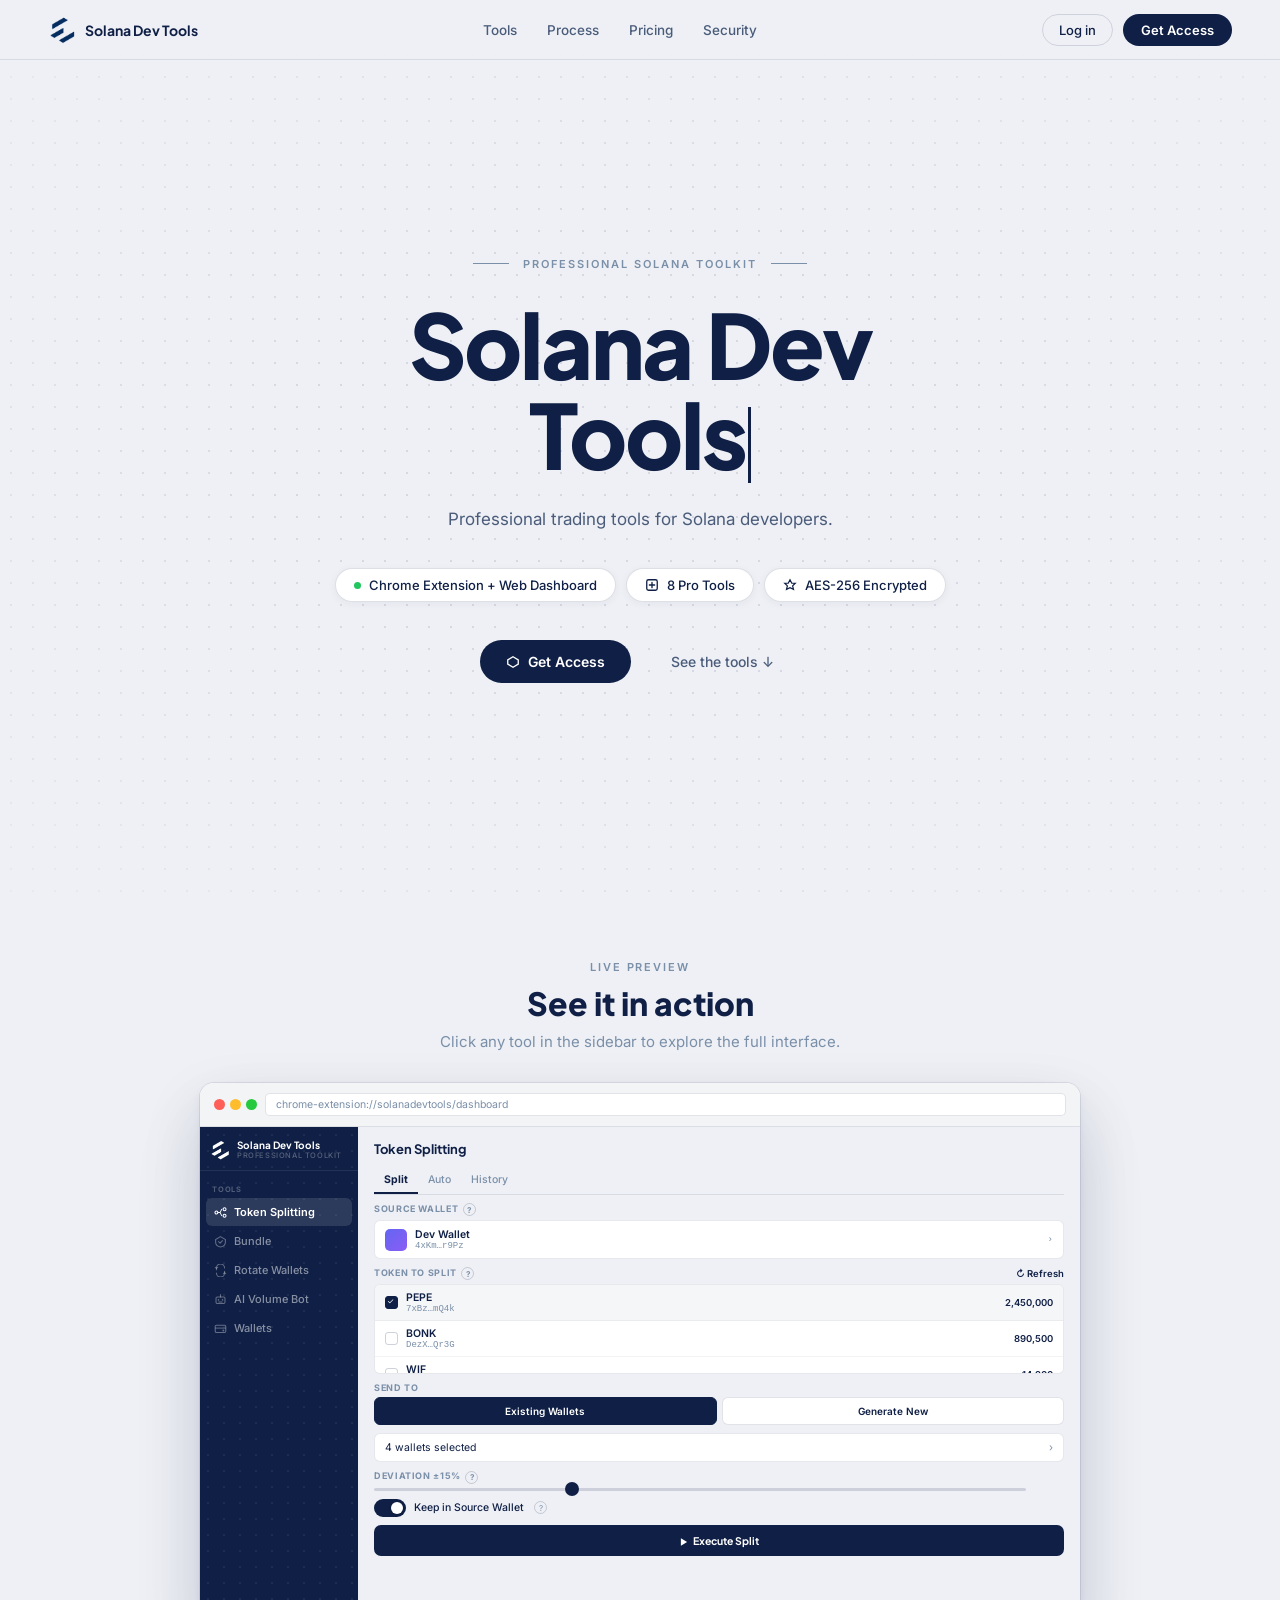
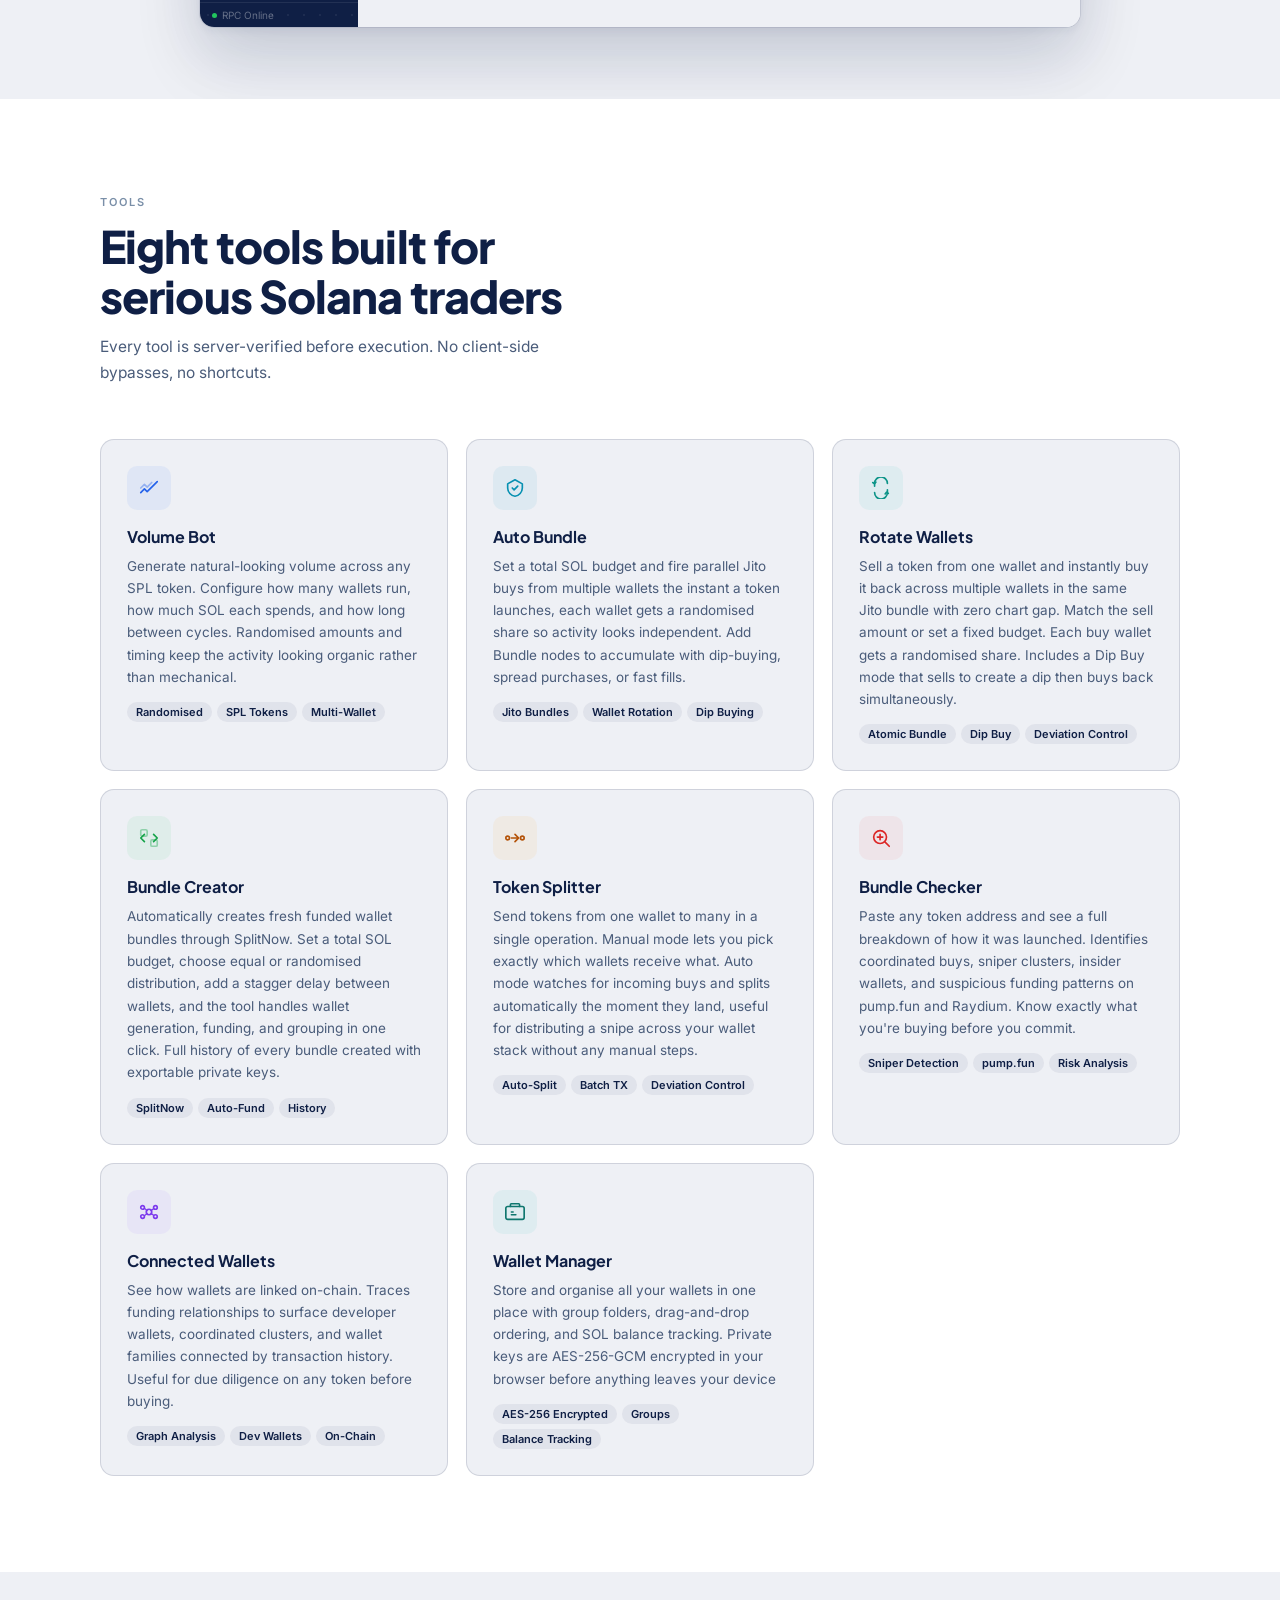
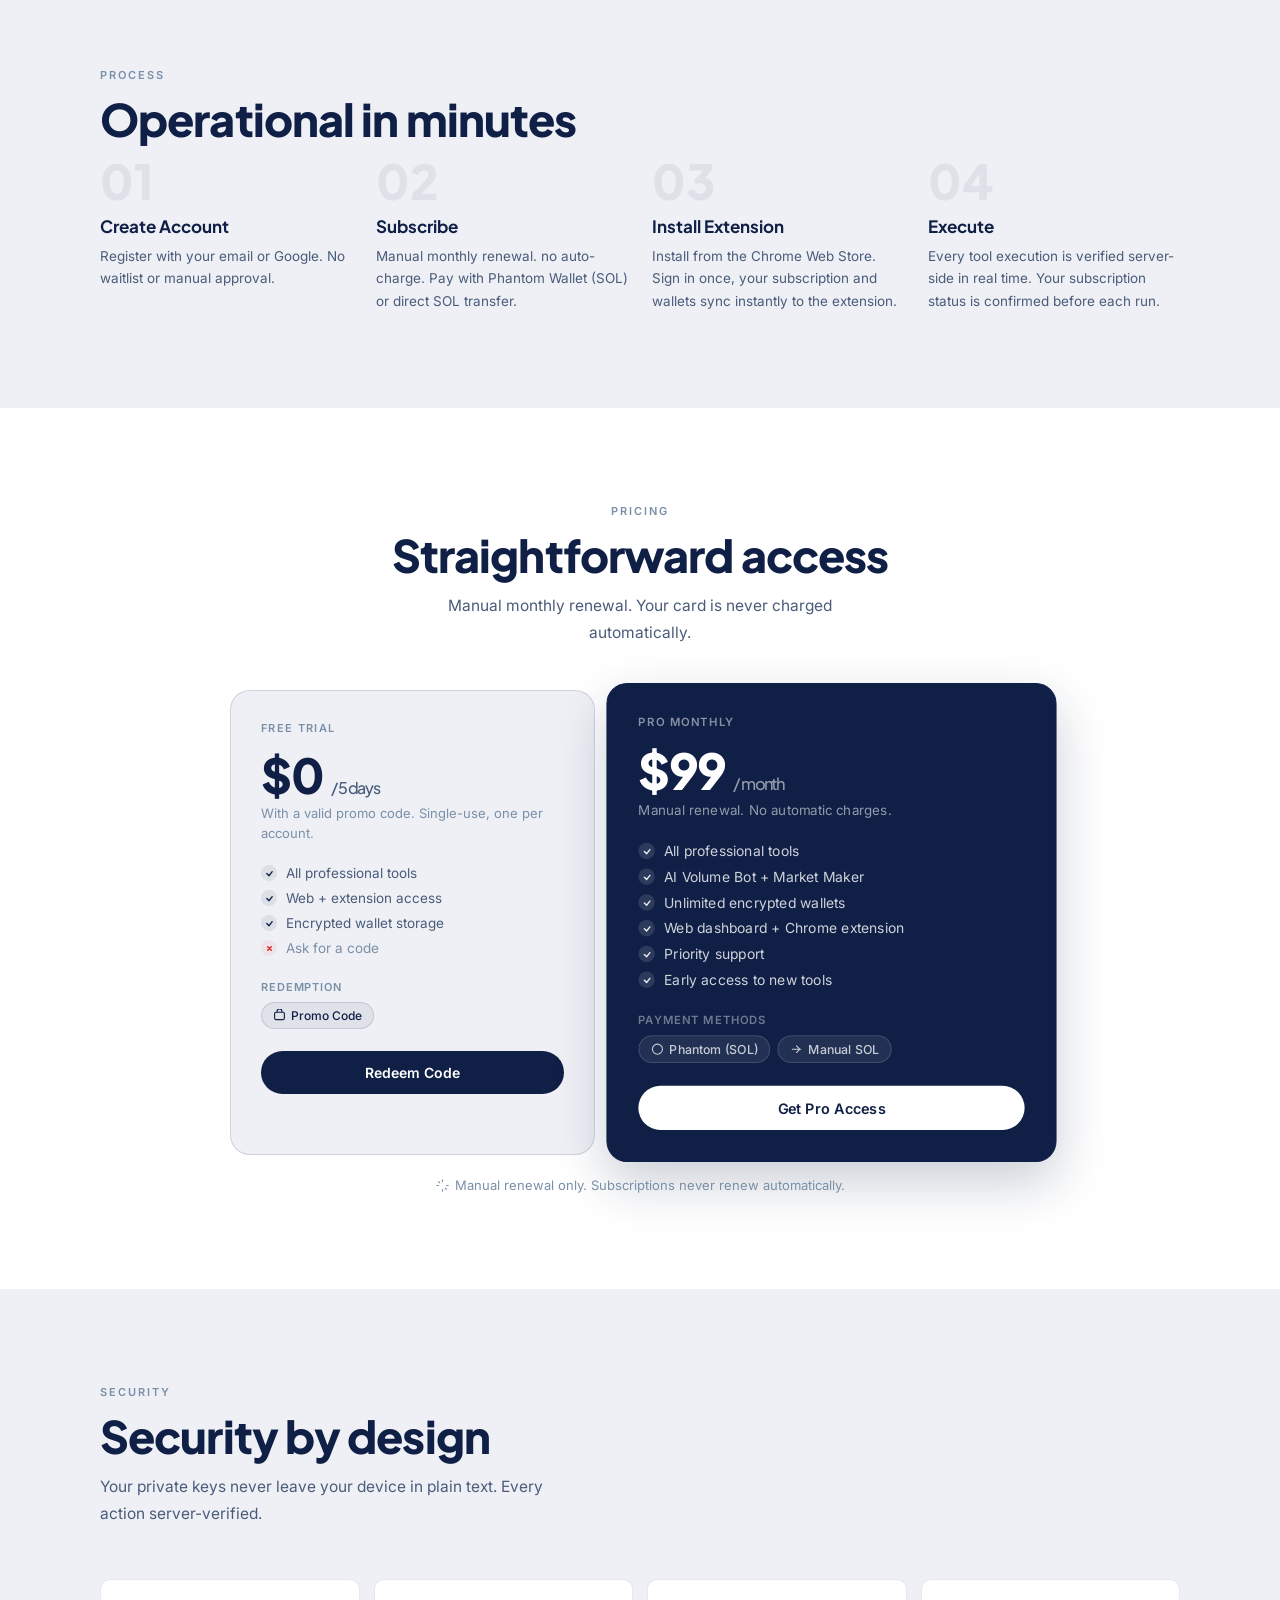
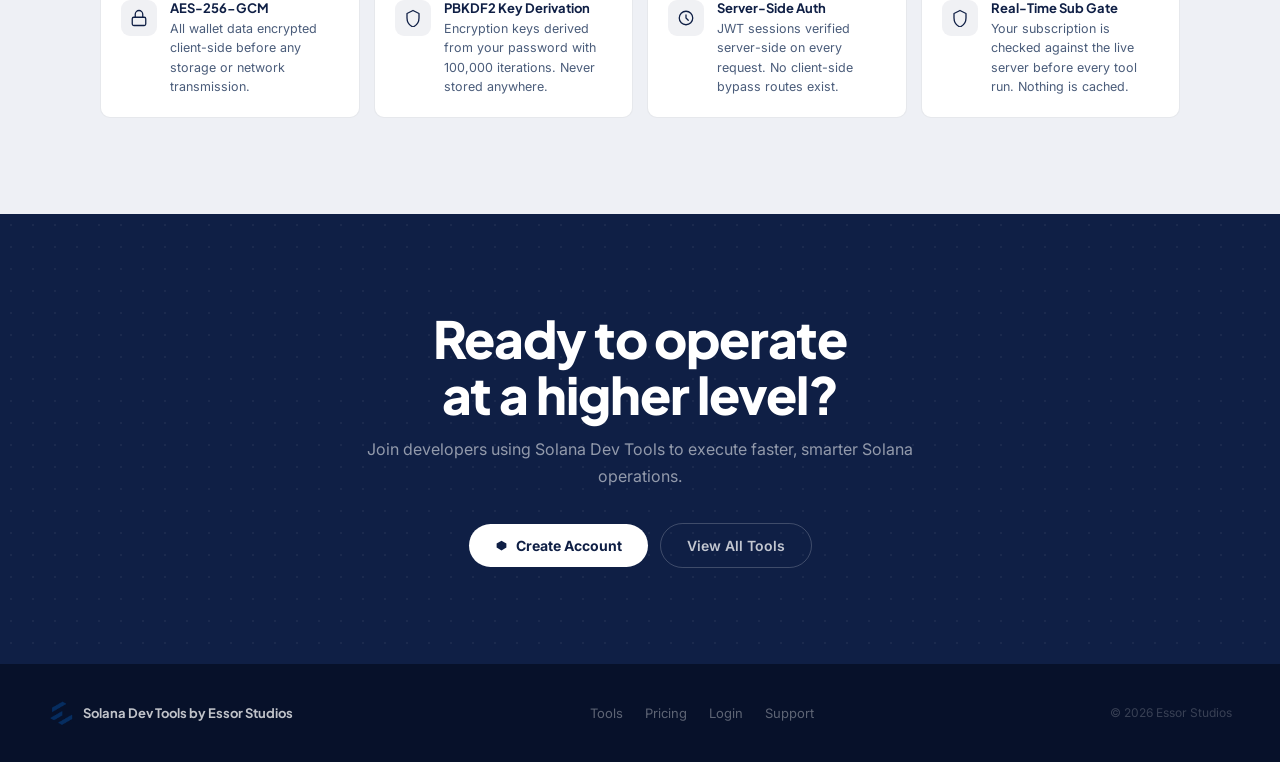
<file: index.html>
<!DOCTYPE html>
<html lang="en">
<head>
  <!-- Security Headers -->
  <meta http-equiv="X-Content-Type-Options" content="nosniff">
  <meta http-equiv="X-Frame-Options" content="DENY">
  <meta http-equiv="Referrer-Policy" content="strict-origin-when-cross-origin">
  <meta http-equiv="Permissions-Policy" content="camera=(), microphone=(), geolocation=()">
  <meta charset="UTF-8">
  <meta name="viewport" content="width=device-width, initial-scale=1.0">
  <title>Solana Dev Tools by Essor Studios</title>
  <meta name="description" content="Professional Chrome extension for Solana traders. Volume Bot, Auto Bundle with Jito sniping, Bundle Creator, Token Splitter, Bundle Checker and Wallet Analysis.">
  <link rel="icon" href="Icon16.png" />
  <link rel="preconnect" href="https://fonts.googleapis.com">
  <link rel="preconnect" href="https://fonts.gstatic.com" crossorigin>
  <link href="https://fonts.googleapis.com/css2?family=Inter:wght@300;400;500;600;700&family=Plus+Jakarta+Sans:wght@400;500;600;700;800&display=swap" rel="stylesheet">
  <style>
    *, *::before, *::after { box-sizing: border-box; margin: 0; padding: 0; }
    :root {
      --navy:      #0f1f45;
      --navy-dark: #0a1530;
      --navy-mid:  #172550;
      --text-dark: #0f1f45;
      --text-body: #4a5c7a;
      --text-muted:#7a8fa8;
      --bg:        #eef0f5;
      --bg-white:  #ffffff;
      --border:    rgba(15,31,69,0.1);
      --border-mid:rgba(15,31,69,0.14);
      --green:     #22c55e;
      --font-display: 'Plus Jakarta Sans', 'Inter', sans-serif;
      --font-body:    'Inter', sans-serif;
      --radius-pill: 100px;
      --radius-lg: 14px;
      --radius-xl: 20px;
    }
    html { font-size: 16px; -webkit-font-smoothing: antialiased; scroll-behavior: smooth; }
    body { font-family: var(--font-body); background: var(--bg); color: var(--text-dark); overflow-x: hidden; }
    a { text-decoration: none; color: inherit; }
    button { font-family: inherit; cursor: pointer; }

    /* ── NAV ── */
    .nav {
      position: fixed; top: 0; left: 0; right: 0; z-index: 200;
      height: 60px; display: flex; align-items: center;
      justify-content: space-between; padding: 0 48px;
      background: rgba(238,240,245,0.9); backdrop-filter: blur(16px);
      border-bottom: 1px solid var(--border);
      transition: background 0.2s, box-shadow 0.2s;
    }
    .nav.scrolled { background: rgba(238,240,245,0.97); box-shadow: 0 1px 16px rgba(15,31,69,0.08); }
    .nav-brand { display: flex; align-items: center; gap: 9px; }
    .nav-brand img { width: 28px; height: 28px; border-radius: 7px; }
    .nav-brand-fallback {
      width: 28px; height: 28px; border-radius: 7px;
      background: var(--navy); display: flex; align-items: center; justify-content: center;
    }
    .nav-brand-fallback svg { width: 16px; height: 16px; color: #fff; }
    .nav-brand-name { font-family: var(--font-display); font-weight: 700; font-size: 14px; color: var(--navy); }
    .nav-links { display: flex; align-items: center; gap: 30px; }
    .nav-links a { font-size: 13.5px; font-weight: 500; color: var(--text-body); transition: color 0.15s; }
    .nav-links a:hover { color: var(--navy); }
    .nav-right { display: flex; align-items: center; gap: 10px; }
    .btn-nav-outline {
      font-size: 13px; font-weight: 500; color: var(--navy); padding: 7px 16px;
      border-radius: var(--radius-pill); border: 1px solid var(--border-mid);
      background: transparent; transition: all 0.15s; cursor: pointer; font-family: inherit;
    }
    .btn-nav-outline:hover { background: var(--navy); color: #fff; border-color: var(--navy); }
    .btn-nav-solid {
      font-size: 13px; font-weight: 600; color: #fff; padding: 8px 18px;
      border-radius: var(--radius-pill); background: var(--navy); border: none;
      cursor: pointer; transition: all 0.15s; font-family: inherit;
    }
    .btn-nav-solid:hover { background: var(--navy-mid); transform: translateY(-1px); }

    /* ── HERO ── */
    .hero {
      min-height: 100vh; display: flex; flex-direction: column;
      align-items: center; justify-content: center; text-align: center;
      padding: 110px 40px 70px; position: relative; overflow: hidden;
    }
    .hero-dots {
      position: absolute; inset: 0;
      background-image: radial-gradient(circle, rgba(15,31,69,0.11) 1px, transparent 1px);
      background-size: 22px 22px;
      mask-image: radial-gradient(ellipse 90% 80% at 50% 50%, black 30%, transparent 100%);
      pointer-events: none;
    }
    .hero-inner { position: relative; z-index: 1; max-width: 780px; }

    /* Eyebrow */
    .eyebrow-row {
      display: flex; align-items: center; justify-content: center;
      gap: 14px; margin-bottom: 28px;
      opacity: 0; animation: fadeUp 0.6s 0.1s ease forwards;
    }
    .eyebrow-line { width: 36px; height: 1px; background: var(--text-muted); }
    .eyebrow-text { font-family: var(--font-body); font-size: 11px; font-weight: 600; letter-spacing: 0.18em; text-transform: uppercase; color: var(--text-muted); }

    .hero h1 {
      font-family: var(--font-display); font-size: clamp(3rem, 7vw, 5.6rem);
      font-weight: 800; line-height: 1.0; color: var(--navy);
      letter-spacing: -0.025em; margin-bottom: 22px;
      opacity: 0; animation: fadeUp 0.7s 0.2s ease forwards;
    }
    .cursor-blink {
      display: inline-block; width: 3px; height: 0.85em;
      background: var(--navy); margin-left: 3px; vertical-align: middle;
      animation: blink 1s step-end infinite;
    }
    @keyframes blink { 0%,100%{opacity:1;} 50%{opacity:0;} }

    .hero-desc {
      font-size: 17px; font-weight: 400; color: var(--text-body);
      line-height: 1.7; max-width: 480px; margin: 0 auto 34px;
      opacity: 0; animation: fadeUp 0.7s 0.32s ease forwards;
    }

    /* Social proof pills */
    .hero-social {
      display: flex; align-items: center; justify-content: center;
      gap: 10px; flex-wrap: wrap; margin-bottom: 38px;
      opacity: 0; animation: fadeUp 0.7s 0.44s ease forwards;
    }
    .social-pill {
      display: flex; align-items: center; gap: 8px; padding: 8px 18px;
      background: var(--bg-white); border: 1px solid var(--border-mid);
      border-radius: var(--radius-pill); font-size: 13px; font-weight: 500;
      color: var(--text-dark); box-shadow: 0 2px 8px rgba(15,31,69,0.05);
    }
    .social-pill svg { width: 14px; height: 14px; }
    .dot-live {
      width: 7px; height: 7px; background: var(--green); border-radius: 50%;
      animation: pulse-live 2s ease-in-out infinite;
    }
    @keyframes pulse-live { 0%,100%{box-shadow:0 0 0 0 rgba(34,197,94,0.45);} 50%{box-shadow:0 0 0 4px rgba(34,197,94,0);} }

    /* CTA row */
    .hero-cta {
      display: flex; align-items: center; justify-content: center; gap: 14px; flex-wrap: wrap;
      opacity: 0; animation: fadeUp 0.7s 0.54s ease forwards;
    }
    .btn-hero-primary {
      display: inline-flex; align-items: center; gap: 8px; padding: 13px 26px;
      background: var(--navy); color: #fff; border-radius: var(--radius-pill);
      font-family: var(--font-body); font-size: 14px; font-weight: 600;
      border: none; cursor: pointer; transition: all 0.2s;
    }
    .btn-hero-primary:hover { background: var(--navy-mid); transform: translateY(-2px); box-shadow: 0 8px 22px rgba(15,31,69,0.22); }
    .btn-hero-ghost {
      display: inline-flex; align-items: center; gap: 8px; padding: 13px 26px;
      background: transparent; color: var(--text-body); border-radius: var(--radius-pill);
      font-family: var(--font-body); font-size: 14px; font-weight: 500;
      border: none; cursor: pointer; transition: color 0.2s;
    }
    .btn-hero-ghost:hover { color: var(--navy); }

    @keyframes fadeUp { from{opacity:0;transform:translateY(18px);} to{opacity:1;transform:translateY(0);} }

    /* ── EXTENSION SCREENSHOT AREA ── */
    .screenshot-section {
      padding: 0 40px 100px; display: flex; justify-content: center;
      position: relative; overflow: visible;
    }
    .screenshot-wrap {
      position: relative;
      opacity: 0; animation: fadeUp 0.8s 0.65s ease forwards;
    }
    .screenshot-glow {
      position: absolute; inset: -40px;
      background: radial-gradient(ellipse 70% 50% at 50% 50%, rgba(15,31,69,0.07) 0%, transparent 70%);
      pointer-events: none;
    }
    .ext-window {
      width: 560px;
      background: var(--bg-white);
      border-radius: 16px;
      box-shadow: 0 0 0 1px rgba(15,31,69,0.1), 0 2px 4px rgba(15,31,69,0.04), 0 20px 60px rgba(15,31,69,0.14), 0 48px 100px rgba(15,31,69,0.08);
      overflow: hidden;
    }
    /* Window chrome */
    .window-chrome {
      background: #f3f4f6; border-bottom: 1px solid rgba(15,31,69,0.1);
      padding: 10px 14px; display: flex; align-items: center; gap: 8px;
    }
    .chrome-dots { display: flex; gap: 6px; }
    .chrome-dot  { width: 11px; height: 11px; border-radius: 50%; }
    .chrome-dot.r { background: #ff5f57; }
    .chrome-dot.y { background: #ffbd2e; }
    .chrome-dot.g { background: #27c93f; }
    .chrome-bar {
      flex: 1; background: #fff; border: 1px solid rgba(15,31,69,0.12);
      border-radius: 6px; padding: 4px 10px;
      font-size: 11px; color: var(--text-muted); font-family: var(--font-body);
    }
    /* Extension body */
    .ext-body { display: flex; height: 400px; }
    .ext-side {
      width: 150px; background: var(--navy); flex-shrink: 0; position: relative; overflow: hidden;
      display: flex; flex-direction: column;
    }
    .ext-side::before {
      content: ''; position: absolute; inset: 0;
      background-image: radial-gradient(circle, rgba(255,255,255,0.07) 1px, transparent 1px);
      background-size: 16px 16px; pointer-events: none;
    }
    .ext-side > * { position: relative; z-index: 1; }
    .ext-side-header { padding: 12px 10px 10px; border-bottom: 1px solid rgba(255,255,255,0.08); }
    .ext-side-brand { display: flex; align-items: center; gap: 7px; }
    .ext-side-brand img { width: 20px; height: 20px; border-radius: 5px; }
    .ext-side-brand-fb { width:20px;height:20px;border-radius:5px;background:rgba(255,255,255,0.15);display:flex;align-items:center;justify-content:center; }
    .ext-side-name { font-family: var(--font-display); font-size: 10px; font-weight: 700; color: #fff; line-height: 1.2; }
    .ext-side-sub  { font-size: 8px; font-weight: 500; letter-spacing: 0.08em; text-transform: uppercase; color: rgba(255,255,255,0.35); }
    .ext-nav { flex: 1; padding: 10px 6px; display: flex; flex-direction: column; gap: 1px; }
    .ext-nav-label { font-size: 8px; font-weight: 700; letter-spacing: 0.1em; text-transform: uppercase; color: rgba(255,255,255,0.3); padding: 7px 6px 3px; margin-top: 6px; }
    .ext-nav-item {
      display: flex; align-items: center; gap: 7px; padding: 7px 8px;
      border-radius: 6px; font-size: 11px; font-weight: 500;
      color: rgba(255,255,255,0.5); cursor: pointer;
    }
    .ext-nav-item svg { width: 13px; height: 13px; flex-shrink: 0; opacity: 0.7; }
    .ext-nav-item.active { background: rgba(255,255,255,0.12); color: #fff; font-weight: 600; }
    .ext-nav-item.active svg { opacity: 1; }
    .ext-side-footer { padding: 8px 6px; border-top: 1px solid rgba(255,255,255,0.08); }
    .ext-rpc {
      display: flex; align-items: center; gap: 5px; padding: 5px 8px;
      font-size: 10px; color: rgba(255,255,255,0.4);
    }
    .rpc-dot { width: 5px; height: 5px; border-radius: 50%; background: var(--green); }
    /* Main panel */
    .ext-main {
      flex: 1; background: #eef0f5; padding: 16px; overflow: hidden;
      display: flex; flex-direction: column; gap: 10px;
    }
    .ext-panel-title { font-family: var(--font-display); font-size: 13px; font-weight: 700; color: var(--text-dark); flex-shrink: 0; }
    .ext-tabs { display: flex; gap: 2px; background: rgba(15,31,69,0.06); border-radius: 7px; padding: 3px; flex-shrink: 0; }
    .ext-tab {
      flex: 1; padding: 5px 8px; border-radius: 5px; font-size: 10px; font-weight: 500;
      color: var(--text-muted); background: transparent; border: none; cursor: pointer; text-align: center;
    }
    .ext-tab.active { background: #fff; color: var(--navy); font-weight: 600; box-shadow: 0 1px 3px rgba(15,31,69,0.08); }
    .ext-field-label {
      font-size: 9px; font-weight: 600; letter-spacing: 0.08em;
      text-transform: uppercase; color: var(--text-muted); margin-bottom: 4px;
    }
    .ext-input {
      background: #fff; border: 1px solid rgba(15,31,69,0.12); border-radius: 6px;
      padding: 7px 10px; font-size: 10.5px; color: var(--text-dark); width: 100%;
      display: flex; align-items: center; justify-content: space-between;
    }
    .ext-input-mono { font-family: monospace; font-size: 10px; color: var(--text-muted); }
    .ext-row { display: flex; gap: 8px; }
    .ext-row .ext-col { flex: 1; }
    .ext-field { flex-shrink: 0; }
    .ext-tab-row { display: flex; gap: 6px; flex-shrink: 0; }
    .ext-tab-btn {
      flex: 1; padding: 7px; background: #fff; border: 1px solid rgba(15,31,69,0.12);
      border-radius: 6px; font-size: 10px; font-weight: 600; color: var(--text-dark); cursor: pointer; text-align: center;
    }
    .ext-tab-btn.active { background: var(--navy); color: #fff; border-color: var(--navy); }
    .ext-btn-exec {
      background: var(--navy); border: none; border-radius: 7px; padding: 9px 12px;
      font-size: 10.5px; font-weight: 700; color: #fff; cursor: pointer; width: 100%;
      font-family: var(--font-display); display: flex; align-items: center; justify-content: center; gap: 5px;
      flex-shrink: 0;
    }
    .ext-slider-row { display: flex; align-items: center; gap: 10px; flex-shrink: 0; }
    .ext-slider { flex: 1; height: 3px; background: rgba(15,31,69,0.15); border-radius: 2px; appearance: none; outline: none; }
    .ext-slider::-webkit-slider-thumb { appearance: none; width: 14px; height: 14px; border-radius: 50%; background: var(--navy); cursor: pointer; }
    .ext-slider-val { font-size: 10px; font-weight: 600; color: var(--text-muted); white-space: nowrap; }
    .ext-wallet-row {
      display: flex; align-items: center; justify-content: space-between;
      padding: 7px 10px; background: #fff; border: 1px solid rgba(15,31,69,0.1);
      border-radius: 6px; flex-shrink: 0;
    }
    .ext-wallet-icon { width: 20px; height: 20px; border-radius: 4px; background: linear-gradient(135deg,#f59e0b,#ef4444); }
    .ext-wallet-name { font-size: 10.5px; font-weight: 600; color: var(--text-dark); }
    .ext-wallet-addr { font-size: 9px; font-family: monospace; color: var(--text-muted); }
    .ext-toggle-row { display: flex; align-items: center; justify-content: space-between; flex-shrink: 0; }
    .ext-toggle-label { font-size: 10px; font-weight: 500; color: var(--text-dark); }
    .ext-toggle-sub   { font-size: 9px; color: var(--text-muted); }
    .mini-toggle { width: 28px; height: 16px; background: rgba(15,31,69,0.15); border-radius: 8px; position: relative; }
    .mini-toggle::after { content:''; position:absolute; width:10px;height:10px;background:#fff;border-radius:50%;top:3px;left:3px; box-shadow:0 1px 2px rgba(0,0,0,0.2); }

    /* Floating info cards */
    .info-float {
      position: absolute; background: var(--bg-white);
      border: 1px solid var(--border-mid); border-radius: 12px;
      padding: 13px 18px; box-shadow: 0 6px 24px rgba(15,31,69,0.12);
      display: flex; align-items: center; gap: 13px;
      white-space: nowrap;
    }
    .float-a { right: -190px; top: 50px; animation: floatA 3.5s ease-in-out infinite; }
    .float-b { right: -200px; bottom: 90px; animation: floatB 4s 0.5s ease-in-out infinite; }
    .float-c { left: -190px; top: 50px; animation: floatA 3.8s 1s ease-in-out infinite; }
    .float-d { left: -190px; bottom: 90px; animation: floatB 3.2s 0.2s ease-in-out infinite; }
    @keyframes floatA { 0%,100%{transform:translateY(0);} 50%{transform:translateY(-6px);} }
    @keyframes floatB { 0%,100%{transform:translateY(0);} 50%{transform:translateY(5px);} }
    .float-icon {
      width: 36px; height: 36px; border-radius: 9px;
      display: flex; align-items: center; justify-content: center; flex-shrink: 0;
    }
    .float-icon svg { width: 17px; height: 17px; }
    .float-label { font-size: 11px; color: var(--text-muted); margin-bottom: 2px; }
    .float-value { font-size: 14px; font-weight: 700; color: var(--navy); font-family: var(--font-display); }

    /* ── SECTIONS ── */
    section { padding: 96px 48px; }
    .section-inner { max-width: 1080px; margin: 0 auto; }
    .section-eyebrow {
      font-size: 11px; font-weight: 600; letter-spacing: 0.18em;
      text-transform: uppercase; color: var(--text-muted); margin-bottom: 12px;
    }
    .section-title {
      font-family: var(--font-display); font-size: clamp(1.8rem, 3.5vw, 2.8rem);
      font-weight: 800; color: var(--navy); line-height: 1.1;
      letter-spacing: -0.02em; margin-bottom: 14px;
    }
    .section-desc { font-size: 15.5px; color: var(--text-body); line-height: 1.7; max-width: 480px; margin-bottom: 52px; }

    /* ── TOOLS GRID ── */
    .tools-section { background: var(--bg-white); }
    .tools-grid { display: grid; grid-template-columns: repeat(auto-fill, minmax(290px, 1fr)); gap: 18px; }
    .tool-card {
      background: var(--bg); border: 1px solid var(--border-mid);
      border-radius: var(--radius-lg); padding: 26px;
      transition: all 0.22s; position: relative; overflow: hidden;
    }
    .tool-card::before {
      content: ''; position: absolute; top: 0; left: 0; right: 0; height: 2px;
      background: var(--tc, var(--navy));
      transform: scaleX(0); transform-origin: left; transition: transform 0.3s ease;
    }
    .tool-card:hover { transform: translateY(-3px); box-shadow: 0 10px 32px rgba(15,31,69,0.09); border-color: rgba(15,31,69,0.18); }
    .tool-card:hover::before { transform: scaleX(1); }
    .tool-icon-wrap {
      width: 44px; height: 44px; border-radius: 10px;
      background: var(--ti, rgba(15,31,69,0.06)); display: flex; align-items: center;
      justify-content: center; margin-bottom: 16px;
    }
    .tool-icon-wrap svg { width: 22px; height: 22px; color: var(--tic, var(--navy)); }
    .tool-card h3 { font-family: var(--font-display); font-size: 16px; font-weight: 700; color: var(--navy); margin-bottom: 8px; }
    .tool-card p { font-size: 13.5px; line-height: 1.65; color: var(--text-body); margin-bottom: 14px; }
    .tool-tags { display: flex; gap: 5px; flex-wrap: wrap; }
    .tool-tag { padding: 3px 9px; background: rgba(15,31,69,0.06); border-radius: 100px; font-size: 11px; font-weight: 600; color: var(--navy); }

    /* ── PROCESS ── */
    .process-section { background: var(--bg); }
    .steps-grid { display: grid; grid-template-columns: repeat(auto-fill, minmax(210px, 1fr)); gap: 24px; }
    .step-item { opacity: 0; transform: translateY(20px); transition: opacity 0.5s ease, transform 0.5s ease; }
    .step-item.visible { opacity: 1; transform: translateY(0); }
    .step-number { font-family: var(--font-display); font-size: 48px; font-weight: 800; color: rgba(15,31,69,0.07); line-height: 1; margin-bottom: 10px; }
    .step-title { font-family: var(--font-display); font-size: 17px; font-weight: 700; color: var(--navy); margin-bottom: 8px; }
    .step-desc { font-size: 13.5px; line-height: 1.65; color: var(--text-body); }

    /* ── PRICING ── */
    .pricing-section { background: var(--bg-white); }
    .pricing-wrap { max-width: 820px; margin: 0 auto; display: grid; grid-template-columns: 1fr 1.2fr; gap: 18px; }
    .pricing-card { background: var(--bg); border: 1px solid var(--border-mid); border-radius: var(--radius-xl); padding: 30px; }
    .pricing-card.featured { background: var(--navy); border-color: var(--navy); transform: scale(1.03); box-shadow: 0 20px 50px rgba(15,31,69,0.22); }
    .pricing-eyebrow { font-size: 11px; font-weight: 600; letter-spacing: 0.12em; text-transform: uppercase; margin-bottom: 16px; }
    .pricing-eyebrow.dark { color: var(--text-muted); }
    .pricing-eyebrow.light { color: rgba(255,255,255,0.5); }
    .pricing-price { font-family: var(--font-display); font-size: 48px; font-weight: 800; line-height: 1; margin-bottom: 4px; letter-spacing: -0.03em; }
    .pricing-price.dark { color: var(--navy); }
    .pricing-price.light { color: #fff; }
    .pricing-period { font-size: 16px; font-weight: 500; }
    .pricing-period.dark { color: var(--text-body); }
    .pricing-period.light { color: rgba(255,255,255,0.55); }
    .pricing-desc { font-size: 13px; line-height: 1.55; margin-bottom: 22px; }
    .pricing-desc.dark { color: var(--text-muted); }
    .pricing-desc.light { color: rgba(255,255,255,0.55); }
    .pricing-features { list-style: none; margin-bottom: 24px; display: flex; flex-direction: column; gap: 9px; }
    .pricing-features li { display: flex; align-items: center; gap: 9px; font-size: 13.5px; }
    .check-icon { width: 16px; height: 16px; border-radius: 50%; display: flex; align-items: center; justify-content: center; flex-shrink: 0; }
    .check-icon svg { width: 9px; height: 9px; }
    .check-icon.dark { background: rgba(15,31,69,0.08); color: var(--navy); }
    .check-icon.light { background: rgba(255,255,255,0.12); color: rgba(255,255,255,0.9); }
    .feat-text.dark { color: var(--text-body); }
    .feat-text.light { color: rgba(255,255,255,0.8); }
    .payment-methods-label { font-size: 11px; font-weight: 600; letter-spacing: 0.08em; text-transform: uppercase; margin-bottom: 8px; }
    .payment-methods-label.dark { color: var(--text-muted); }
    .payment-methods-label.light { color: rgba(255,255,255,0.4); }
    .payment-chips { display: flex; gap: 7px; flex-wrap: wrap; margin-bottom: 22px; }
    .pchip {
      display: flex; align-items: center; gap: 5px; padding: 5px 11px;
      border-radius: 100px; font-size: 12px; font-weight: 500;
    }
    .pchip svg { width: 13px; height: 13px; }
    .pchip.dark { background: rgba(15,31,69,0.06); border: 1px solid var(--border-mid); color: var(--navy); }
    .pchip.light { background: rgba(255,255,255,0.08); border: 1px solid rgba(255,255,255,0.14); color: rgba(255,255,255,0.75); }
    .btn-price {
      width: 100%; padding: 13px; border-radius: 100px;
      font-family: var(--font-body); font-size: 14px; font-weight: 600;
      cursor: pointer; border: none; transition: all 0.18s; display: block; text-align: center;
    }
    .btn-price.dark { background: var(--navy); color: #fff; }
    .btn-price.dark:hover { background: var(--navy-mid); transform: translateY(-1px); }
    .btn-price.light { background: #fff; color: var(--navy); }
    .btn-price.light:hover { opacity: 0.92; transform: translateY(-1px); }
    .pricing-note { text-align: center; margin-top: 22px; font-size: 13px; color: var(--text-muted); display: flex; align-items: center; justify-content: center; gap: 6px; }
    .pricing-note svg { width: 13px; height: 13px; }

    /* ── SECURITY ── */
    .security-grid { display: grid; grid-template-columns: repeat(auto-fill, minmax(230px, 1fr)); gap: 14px; }
    .sec-item {
      background: var(--bg-white); border: 1px solid var(--border); border-radius: 10px;
      padding: 20px; display: flex; gap: 13px; align-items: flex-start;
      transition: box-shadow 0.2s, transform 0.2s;
    }
    .sec-item:hover { transform: translateY(-2px); box-shadow: 0 6px 20px rgba(15,31,69,0.07); }
    .sec-icon { width: 36px; height: 36px; border-radius: 9px; background: rgba(15,31,69,0.06); display: flex; align-items: center; justify-content: center; flex-shrink: 0; }
    .sec-icon svg { width: 18px; height: 18px; color: var(--navy); }
    .sec-title { font-family: var(--font-display); font-size: 13px; font-weight: 700; color: var(--navy); margin-bottom: 3px; }
    .sec-desc { font-size: 12.5px; line-height: 1.55; color: var(--text-body); }

    /* ── CTA BAND ── */
    .cta-band { background: var(--navy); padding: 96px 48px; text-align: center; position: relative; overflow: hidden; }
    .cta-band::before { content:''; position:absolute; inset:0; background-image:radial-gradient(circle, rgba(255,255,255,0.05) 1px, transparent 1px); background-size:22px 22px; }
    .cta-inner { position: relative; max-width: 560px; margin: 0 auto; }
    .cta-band h2 { font-family: var(--font-display); font-size: clamp(2rem, 4.5vw, 3.2rem); font-weight: 800; color: #fff; line-height: 1.1; letter-spacing: -0.02em; margin-bottom: 14px; }
    .cta-band p { font-size: 16px; color: rgba(255,255,255,0.55); margin-bottom: 34px; line-height: 1.65; }
    .cta-actions { display: flex; align-items: center; justify-content: center; gap: 12px; flex-wrap: wrap; }
    .btn-cta-white { display:inline-flex;align-items:center;gap:8px;padding:13px 26px;background:#fff;color:var(--navy);border-radius:100px;font-family:var(--font-body);font-size:14px;font-weight:700;border:none;cursor:pointer;transition:all 0.18s; }
    .btn-cta-white:hover { opacity:0.92; transform:translateY(-2px); box-shadow:0 8px 20px rgba(0,0,0,0.2); }
    .btn-cta-outline { display:inline-flex;align-items:center;gap:8px;padding:13px 26px;background:transparent;color:rgba(255,255,255,0.75);border-radius:100px;font-family:var(--font-body);font-size:14px;font-weight:600;border:1px solid rgba(255,255,255,0.2);cursor:pointer;transition:all 0.18s; }
    .btn-cta-outline:hover { background:rgba(255,255,255,0.06); border-color:rgba(255,255,255,0.35); color:#fff; }

    /* ── FOOTER ── */
    .footer { background: #07112a; padding: 36px 48px; display:flex;align-items:center;justify-content:space-between;flex-wrap:wrap;gap:16px; }
    .footer-brand { display:flex;align-items:center;gap:9px; }
    .footer-brand img { width:26px;height:26px;border-radius:6px; }
    .footer-brand-fb { width:26px;height:26px;border-radius:6px;background:rgba(255,255,255,0.1);display:flex;align-items:center;justify-content:center; }
    .footer-brand-fb svg { width:15px;height:15px;color:#fff; }
    .footer-name { font-family:var(--font-display);font-size:13px;font-weight:700;color:rgba(255,255,255,0.75); }
    .footer-links { display:flex;gap:22px; }
    .footer-links a { font-size:13px;color:rgba(255,255,255,0.35);transition:color 0.15s; }
    .footer-links a:hover { color:rgba(255,255,255,0.75); }
    .footer-copy { font-size:12px;color:rgba(255,255,255,0.2); }

    /* ── REVEAL ── */
    .reveal { opacity:0;transform:translateY(24px);transition:opacity 0.6s ease,transform 0.6s ease; }
    .reveal.visible { opacity:1;transform:translateY(0); }
    .reveal-d1 { transition-delay:0.08s; } .reveal-d2 { transition-delay:0.16s; }
    .reveal-d3 { transition-delay:0.24s; } .reveal-d4 { transition-delay:0.32s; }

    /* ── RESPONSIVE ── */
    @media (max-width: 1100px) {
      .float-a { right: -160px; }
      .float-b { right: -170px; }
      .float-c { left: -160px; }
      .float-d { left: -160px; }
    }

    @media (max-width: 900px) {
      .nav { padding: 0 20px; }
      .nav-links { display: none; }
      section { padding: 64px 24px; }
      .screenshot-section { padding: 0 24px 64px; }
      .ext-window { width: 100%; max-width: 420px; }
      .info-float { display: none; }
      .pricing-wrap { grid-template-columns: 1fr; }
      .pricing-card.featured { transform: none; }
      .footer { padding: 28px 24px; flex-direction: column; align-items: flex-start; }
      .cta-band { padding: 64px 24px; }
      .security-grid { grid-template-columns: 1fr 1fr; }
    }

    /* ── MOBILE (< 600px) ── */
    @media (max-width: 600px) {
      /* Nav */
      .nav { padding: 0 18px; height: 56px; }
      .nav-brand-name { font-size: 13px; }
      .btn-nav-outline { display: none; }
      .btn-nav-solid { padding: 7px 14px; font-size: 12px; }

      /* Hero */
      .hero { padding: 88px 22px 52px; min-height: auto; }
      .hero h1 { font-size: 2.6rem; letter-spacing: -0.02em; }
      .hero-desc { font-size: 15px; }
      .eyebrow-row { margin-bottom: 20px; }
      .hero-social { gap: 7px; }
      .social-pill { font-size: 12px; padding: 7px 14px; }
      .hero-cta { gap: 10px; }
      .btn-hero-primary, .btn-hero-ghost { padding: 12px 22px; font-size: 13px; }

      /* Screenshot */
      .screenshot-section { padding: 0 16px 56px; overflow: hidden; }
      .screenshot-wrap { width: 100%; }
      .ext-window { width: 100%; border-radius: 12px; }
      .ext-body { height: auto; flex-direction: column; }
      .ext-side {
        width: 100%; height: auto; flex-direction: row;
        align-items: center; padding: 10px 12px;
        border-bottom: 1px solid rgba(255,255,255,0.08);
        border-right: none;
      }
      .ext-side::before { background-size: 14px 14px; }
      .ext-side-header { padding: 0; border-bottom: none; border-right: 1px solid rgba(255,255,255,0.08); margin-right: 12px; padding-right: 12px; }
      .ext-nav { flex-direction: row; padding: 0; gap: 2px; flex: 1; overflow-x: auto; }
      .ext-nav::-webkit-scrollbar { display: none; }
      .ext-nav-label { display: none; }
      .ext-nav-item { flex-shrink: 0; padding: 5px 8px; font-size: 10px; }
      .ext-side-footer { display: none; }
      .ext-main { padding: 14px; gap: 8px; }
      .window-chrome { padding: 8px 12px; }
      .chrome-bar { font-size: 10px; }

      /* Sections */
      section { padding: 52px 20px; }
      .section-title { font-size: 1.75rem; }
      .section-desc { font-size: 14.5px; margin-bottom: 36px; }

      /* Tools */
      .tools-grid { grid-template-columns: 1fr; gap: 14px; }
      .tool-card { padding: 20px; }

      /* Steps */
      .steps-grid { grid-template-columns: 1fr 1fr; gap: 20px; }
      .step-number { font-size: 36px; }
      .step-title { font-size: 15px; }
      .step-desc { font-size: 13px; }

      /* Pricing */
      .pricing-wrap { gap: 14px; }
      .pricing-card { padding: 22px; }
      .pricing-price { font-size: 38px; }

      /* Security */
      .security-grid { grid-template-columns: 1fr; gap: 12px; }
      .sec-item { padding: 16px; }

      /* CTA */
      .cta-band { padding: 52px 20px; }
      .cta-band h2 { font-size: 1.9rem; }
      .cta-band p { font-size: 14.5px; }
      .cta-actions { flex-direction: column; align-items: stretch; }
      .btn-cta-white, .btn-cta-outline { justify-content: center; }

      /* Footer */
      .footer { padding: 24px 20px; gap: 20px; }
      .footer-links { flex-wrap: wrap; gap: 16px; }
    }

    @media (max-width: 400px) {
      .hero h1 { font-size: 2.2rem; }
      .steps-grid { grid-template-columns: 1fr; }
    }
  
    /* ──────────────────────────────────────────────────────────
       INTERACTIVE MINI DASHBOARD
    ────────────────────────────────────────────────────────── */
    .demo-section { padding: 60px 48px 72px; background: var(--bg-off); }
    .demo-inner { max-width: 880px; margin: 0 auto; }
    .demo-label { text-align:center; margin-bottom:32px; }
    .demo-label .section-eyebrow { margin-bottom:10px; }
    .demo-label h2 { font-family:var(--font-display); font-size:2rem; font-weight:800; color:var(--navy); line-height:1.2; margin:0 0 10px; }
    .demo-label p { font-size:15px; color:var(--text-muted); }

    .demo-win {
      width:100%; max-width:880px; margin:0 auto;
      background:#fff; border-radius:14px;
      box-shadow:0 0 0 1px rgba(15,31,69,0.09), 0 4px 8px rgba(15,31,69,0.05), 0 24px 60px rgba(15,31,69,0.13), 0 40px 80px rgba(15,31,69,0.07);
      overflow:hidden;
    }
    .demo-chrome { background:#f3f4f6; border-bottom:1px solid rgba(15,31,69,0.1); padding:10px 14px; display:flex; align-items:center; gap:8px; }
    .demo-dots { display:flex; gap:5px; }
    .demo-dot { width:11px; height:11px; border-radius:50%; }
    .demo-dot.r{background:#ff5f57;} .demo-dot.y{background:#ffbd2e;} .demo-dot.g{background:#27c93f;}
    .demo-urlbar { flex:1; background:#fff; border:1px solid rgba(15,31,69,0.12); border-radius:5px; padding:4px 10px; font-size:10.5px; color:var(--text-muted); }

    .demo-body { display:flex; height:500px; }

    /* Sidebar */
    .demo-side { width:158px; background:var(--navy); flex-shrink:0; display:flex; flex-direction:column; position:relative; overflow:hidden; }
    .demo-side::before { content:''; position:absolute; inset:0; background-image:radial-gradient(circle,rgba(255,255,255,0.06) 1px,transparent 1px); background-size:16px 16px; pointer-events:none; }
    .demo-side>*{position:relative;z-index:1;}
    .demo-side-hdr { padding:12px 10px 10px; border-bottom:1px solid rgba(255,255,255,0.08); }
    .demo-brand { display:flex; align-items:center; gap:7px; }
    .demo-brand img { width:20px; height:20px; border-radius:4px; }
    .demo-brand-name { font-family:var(--font-display); font-size:10px; font-weight:700; color:#fff; line-height:1.2; }
    .demo-brand-sub  { font-size:7.5px; font-weight:500; letter-spacing:.08em; text-transform:uppercase; color:rgba(255,255,255,0.3); }
    .demo-nav { flex:1; padding:8px 6px; display:flex; flex-direction:column; gap:1px; overflow-y:auto; }
    .demo-nav-lbl { font-size:7.5px; font-weight:700; letter-spacing:.1em; text-transform:uppercase; color:rgba(255,255,255,0.28); padding:6px 6px 3px; }
    .demo-nav-item { display:flex; align-items:center; gap:7px; padding:7px 8px; border-radius:6px; font-size:11px; font-weight:500; color:rgba(255,255,255,0.5); cursor:pointer; transition:all .15s; }
    .demo-nav-item svg { width:13px; height:13px; flex-shrink:0; opacity:.7; }
    .demo-nav-item:hover { background:rgba(255,255,255,0.07); color:rgba(255,255,255,0.8); }
    .demo-nav-item.active { background:rgba(255,255,255,0.12); color:#fff; font-weight:600; }
    .demo-nav-item.active svg { opacity:1; }
    .demo-side-ftr { padding:8px 6px; border-top:1px solid rgba(255,255,255,0.08); display:flex; align-items:center; gap:5px; padding:6px 12px; font-size:10px; color:rgba(255,255,255,0.35); }
    .demo-rpc-dot { width:5px; height:5px; border-radius:50%; background:#22c55e; }

    /* Main area */
    .demo-main { flex:1; background:#eef0f5; overflow:hidden; display:flex; flex-direction:column; }
    .demo-panel { display:none; flex-direction:column; height:100%; overflow-y:auto; padding:14px 16px; box-sizing:border-box; gap:8px; }
    .demo-panel.active { display:flex; }
    .demo-panel::-webkit-scrollbar { width:3px; }
    .demo-panel::-webkit-scrollbar-thumb { background:rgba(15,31,69,0.15); border-radius:2px; }

    /* Panel header */
    .dp-header { display:flex; align-items:center; justify-content:space-between; flex-shrink:0; margin-bottom:2px; }
    .dp-title { font-family:var(--font-display); font-size:13px; font-weight:700; color:var(--text-dark); }
    .dp-sub-count { font-size:9px; color:var(--text-muted); font-weight:400; margin-left:6px; }

    /* Tabs */
    .dp-tabs { display:flex; border-bottom:1px solid rgba(15,31,69,0.1); flex-shrink:0; }
    .dp-tab { padding:6px 10px; font-size:10.5px; font-weight:500; color:var(--text-muted); cursor:pointer; border-bottom:2px solid transparent; transition:all .15s; white-space:nowrap; }
    .dp-tab.active { color:var(--navy); font-weight:700; border-bottom-color:var(--navy); }
    .dp-tab-badge { background:rgba(15,31,69,0.1); color:var(--navy); font-size:8px; font-weight:700; padding:1px 4px; border-radius:9px; }

    /* Sub-panels */
    .dp-sub { display:none; flex-direction:column; gap:8px; }
    .dp-sub.active { display:flex; }

    /* Fields */
    .dp-field { display:flex; flex-direction:column; gap:4px; }
    .dp-lbl { font-size:9px; font-weight:700; letter-spacing:.07em; text-transform:uppercase; color:var(--text-muted); }
    .dp-hint { display:inline-flex; align-items:center; justify-content:center; width:13px; height:13px; border-radius:50%; border:1px solid rgba(15,31,69,0.18); font-size:8px; color:var(--text-muted); cursor:default; vertical-align:middle; margin-left:2px; }
    .dp-inp { background:#fff; border:1px solid rgba(15,31,69,0.1); border-radius:6px; padding:7px 10px; font-size:10.5px; color:var(--text-dark); width:100%; box-sizing:border-box; outline:none; }
    .dp-inp-row { background:#fff; border:1px solid rgba(15,31,69,0.1); border-radius:6px; padding:7px 10px; font-size:10.5px; color:var(--text-dark); display:flex; align-items:center; justify-content:space-between; cursor:pointer; }
    .dp-mono { font-family:monospace; font-size:9.5px; }

    /* Wallet row */
    .dp-wal-row { background:#fff; border:1px solid rgba(15,31,69,0.1); border-radius:6px; padding:7px 10px; display:flex; align-items:center; justify-content:space-between; cursor:pointer; }
    .dp-wal-ic { width:22px; height:22px; border-radius:5px; display:flex; align-items:center; justify-content:center; font-size:12px; flex-shrink:0; }
    .dp-wal-name { font-size:10.5px; font-weight:600; color:var(--text-dark); }
    .dp-wal-addr { font-size:9px; font-family:monospace; color:var(--text-muted); }
    .dp-wal-sol  { font-size:10px; font-weight:700; color:var(--navy); white-space:nowrap; }

    /* Mode buttons */
    .dp-mode-row { display:flex; gap:5px; }
    .dp-mode-btn { flex:1; padding:7px 6px; background:#fff; border:1px solid rgba(15,31,69,0.12); border-radius:6px; font-size:10px; font-weight:600; color:var(--text-dark); cursor:pointer; text-align:center; transition:all .15s; }
    .dp-mode-btn.active { background:var(--navy); color:#fff; border-color:var(--navy); }
    .dp-mode-btn:hover:not(.active) { background:rgba(15,31,69,0.04); }

    /* Slider */
    .dp-slider-row { display:flex; align-items:center; gap:8px; }
    .dp-slider { flex:1; height:3px; background:rgba(15,31,69,0.15); border-radius:2px; appearance:none; outline:none; cursor:pointer; }
    .dp-slider::-webkit-slider-thumb { appearance:none; width:14px; height:14px; border-radius:50%; background:var(--navy); cursor:pointer; }
    .dp-slider-val { font-size:10px; font-weight:600; color:var(--text-muted); white-space:nowrap; min-width:30px; text-align:right; }

    /* Toggles */
    .dp-toggle-row { display:flex; align-items:center; gap:8px; }
    .dp-toggle-lbl { font-size:10.5px; font-weight:500; color:var(--text-dark); }
    .dp-toggle { width:32px; height:18px; background:rgba(15,31,69,0.15); border-radius:9px; position:relative; cursor:pointer; flex-shrink:0; transition:background .2s; }
    .dp-toggle::after { content:''; position:absolute; width:12px; height:12px; background:#fff; border-radius:50%; top:3px; left:3px; box-shadow:0 1px 3px rgba(0,0,0,0.2); transition:left .2s; }
    .dp-toggle.on { background:var(--navy); }
    .dp-toggle.on::after { left:17px; }

    /* Status bar */
    .dp-status { background:#fff; border:1px solid rgba(15,31,69,0.08); border-radius:8px; padding:9px 12px; display:flex; align-items:center; justify-content:space-between; flex-shrink:0; }
    .dp-status-left { display:flex; align-items:center; gap:8px; }
    .dp-dot { width:8px; height:8px; border-radius:50%; flex-shrink:0; }
    .dp-dot.stopped{background:#ef4444;} .dp-dot.running{background:#22c55e;animation:pulse-dot 1.8s ease-in-out infinite;}
    .dp-status-text { font-size:10.5px; font-weight:600; color:var(--text-dark); }
    .dp-status-sub  { font-size:9px; color:var(--text-muted); }

    /* Exec buttons */
    .dp-btn { background:var(--navy); border:none; border-radius:7px; padding:9px 12px; font-size:10.5px; font-weight:700; color:#fff; cursor:pointer; width:100%; font-family:var(--font-display); transition:opacity .15s; }
    .dp-btn:hover { opacity:.85; }
    .dp-btn.red { background:#dc2626; }
    .dp-btn.ghost { background:rgba(15,31,69,0.07); color:var(--navy); }
    .dp-btn-sm { background:var(--navy); border:none; border-radius:6px; padding:6px 12px; font-size:10px; font-weight:700; color:#fff; cursor:pointer; white-space:nowrap; flex-shrink:0; }
    .dp-start-btn { background:var(--navy); border:none; border-radius:7px; padding:6px 14px; font-size:10px; font-weight:700; color:#fff; cursor:pointer; white-space:nowrap; }
    .dp-start-btn.stop { background:#dc2626; }

    /* Token list */
    .dp-token-list { background:#fff; border:1px solid rgba(15,31,69,0.1); border-radius:6px; overflow-y:auto; max-height:90px; }
    .dp-token-list::-webkit-scrollbar{width:2px;}
    .dp-token-row { display:flex; align-items:center; gap:8px; padding:6px 10px; cursor:pointer; border-bottom:1px solid rgba(15,31,69,0.05); }
    .dp-token-row:last-child{border-bottom:none;}
    .dp-token-row:hover{background:rgba(15,31,69,0.03);}
    .dp-token-row.sel{background:rgba(13,31,74,0.04);}
    .dp-tcheck { width:13px; height:13px; border:1.5px solid rgba(15,31,69,0.2); border-radius:3px; flex-shrink:0; position:relative; transition:all .15s; }
    .dp-tcheck.on{background:var(--navy);border-color:var(--navy);}
    .dp-tcheck.on::after{content:'✓';position:absolute;color:#fff;font-size:8px;top:-1px;left:1px;}
    .dp-tok-name{font-size:10.5px;font-weight:600;color:var(--text-dark);}
    .dp-tok-addr{font-size:9px;font-family:monospace;color:var(--text-muted);}
    .dp-tok-bal{font-size:9.5px;font-weight:600;color:var(--navy);white-space:nowrap;}

    /* Stats grid */
    .dp-stats { display:grid; grid-template-columns:repeat(4,1fr); gap:5px; flex-shrink:0; }
    .dp-stat { background:#fff; border:1px solid rgba(15,31,69,0.08); border-radius:6px; padding:7px 8px; text-align:center; }
    .dp-stat-val { font-size:11px; font-weight:700; color:var(--navy); font-family:var(--font-display); }
    .dp-stat-lbl { font-size:7.5px; font-weight:600; letter-spacing:.07em; text-transform:uppercase; color:var(--text-muted); margin-top:1px; }

    /* Nodes */
    .dp-node { background:#fff; border:1px solid rgba(15,31,69,0.08); border-radius:7px; padding:8px 10px; display:flex; align-items:center; gap:7px; }
    .dp-nbadge{font-size:7.5px;font-weight:700;padding:2px 5px;border-radius:4px;letter-spacing:.04em;flex-shrink:0;}
    .dp-nbadge.ib{background:rgba(37,99,235,0.12);color:#2563eb;}
    .dp-nbadge.bun{background:rgba(22,163,74,0.12);color:#16a34a;}
    .dp-nname{font-size:10.5px;font-weight:600;color:var(--text-dark);flex:1;}
    .dp-nsub{font-size:9px;color:var(--text-muted);}

    /* Chips / tags */
    .dp-chip{display:inline-flex;align-items:center;gap:4px;background:rgba(15,31,69,0.07);border:1px solid rgba(15,31,69,0.12);border-radius:20px;padding:3px 8px;font-size:10px;color:var(--navy);cursor:pointer;}
    .dp-chip.ai{background:rgba(8,145,178,0.09);border-color:rgba(8,145,178,0.25);color:#0891b2;}
    .dp-ai-hint{background:rgba(13,31,74,0.05);border:1px solid rgba(13,31,74,0.08);border-radius:6px;padding:7px 10px;font-size:9.5px;color:var(--text-muted);}

    /* Grid layouts */
    .dp-2col{display:grid;grid-template-columns:1fr 1fr;gap:8px;}
    .dp-3col{display:grid;grid-template-columns:1fr 1fr 1fr;gap:6px;}

    /* History rows */
    .dp-hist{display:flex;align-items:center;gap:8px;padding:7px 10px;background:#fff;border:1px solid rgba(15,31,69,0.08);border-radius:6px;}
    .dp-hist-tok{font-size:10.5px;font-weight:700;color:var(--navy);min-width:60px;}
    .dp-hist-meta{font-size:9px;color:var(--text-muted);flex:1;}
    .dp-hist-ok{font-size:10px;color:#16a34a;font-weight:700;}

    /* Wallet list rows */
    .dp-wal-list-row{display:flex;align-items:center;gap:8px;padding:6px 10px;background:#fff;border:1px solid rgba(15,31,69,0.08);border-radius:6px;}
    .dp-wal-actions{display:flex;gap:3px;margin-left:auto;}
    .dp-icon-btn{background:none;border:1px solid rgba(15,31,69,0.12);border-radius:4px;padding:2px 6px;font-size:10px;cursor:pointer;color:var(--text-muted);}
    .dp-icon-btn.del{color:#ef4444;border-color:rgba(239,68,68,0.15);}
    .dp-group-hdr{display:flex;align-items:center;gap:6px;padding:6px 10px;background:rgba(15,31,69,0.05);border:1px solid rgba(15,31,69,0.08);border-radius:6px;cursor:pointer;font-size:10.5px;font-weight:600;color:var(--navy);}
    .dp-group-count{margin-left:auto;background:rgba(15,31,69,0.1);border-radius:9px;padding:1px 6px;font-size:9px;font-weight:700;}
    .dp-group-body{display:flex;flex-direction:column;gap:3px;}
    .dp-group-body.hidden{display:none;}
    .dp-divider{height:1px;background:rgba(15,31,69,0.08);margin:4px 0;}
    .dp-add-section{padding-top:10px;border-top:1px solid rgba(15,31,69,0.08);display:flex;flex-direction:column;gap:8px;}

    /* Mobile */
    @media(max-width:760px){
      .demo-section{padding:40px 16px 0;}
      .demo-body{flex-direction:column;height:auto;}
      .demo-side{width:100%!important;flex-direction:row;height:auto;}
      .demo-nav{flex-direction:row;flex-wrap:wrap;overflow-x:auto;padding:6px;}
      .demo-nav-item{padding:5px 7px;font-size:10px;gap:4px;}
      .demo-side-hdr,.demo-side-ftr{display:none;}
      .demo-main{min-height:480px;}
      .demo-panel{padding:12px;}
      .dp-stats{grid-template-columns:1fr 1fr;}
      .dp-3col{grid-template-columns:1fr 1fr;}
    }
</style>
</head>
<body>

<!-- NAV -->
<nav class="nav" id="main-nav">
  <a href="/" class="nav-brand">
    <img src="icon128.png" alt="Ultimate Dev Tools"
         onerror="this.style.display='none';this.nextElementSibling.style.display='flex'">
    <div class="nav-brand-fallback" style="display:none;">
      <svg viewBox="0 0 16 16" fill="none"><path d="M8 2L14 5.5V10.5L8 14L2 10.5V5.5L8 2Z" fill="white" opacity="0.9"/></svg>
    </div>
    <span class="nav-brand-name">Solana Dev Tools</span>
  </a>
  <div class="nav-links">
    <a href="#tools">Tools</a>
    <a href="#process">Process</a>
    <a href="#pricing">Pricing</a>
    <a href="#security">Security</a>
  </div>
  <div class="nav-right">
    <a href="auth.html" class="btn-nav-outline">Log in</a>
    <a href="auth.html?tab=register" class="btn-nav-solid">Get Access</a>
  </div>
</nav>

<!-- HERO -->
<section class="hero">
  <div class="hero-dots"></div>
  <div class="hero-inner">
    <div class="eyebrow-row">
      <div class="eyebrow-line"></div>
      <span class="eyebrow-text">Professional Solana Toolkit</span>
      <div class="eyebrow-line"></div>
    </div>
    <h1>Solana Dev<br>Tools<span class="cursor-blink"></span></h1>
    <p class="hero-desc">Professional trading tools for Solana developers.</p>
    <div class="hero-social">
      <div class="social-pill">
        <div class="dot-live"></div>
        Chrome Extension + Web Dashboard
      </div>
      <div class="social-pill">
        <svg viewBox="0 0 16 16" fill="none"><rect x="2" y="2" width="12" height="12" rx="2" stroke="currentColor" stroke-width="1.5"/><path d="M5 8h6M8 5v6" stroke="currentColor" stroke-width="1.5" stroke-linecap="round"/></svg>
        8 Pro Tools
      </div>
      <div class="social-pill">
        <svg viewBox="0 0 16 16" fill="none"><path d="M8 2L10 6H14L11 9L12 13L8 11L4 13L5 9L2 6H6L8 2Z" stroke="currentColor" stroke-width="1.4"/></svg>
        AES-256 Encrypted
      </div>
    </div>
    <div class="hero-cta">
      <a href="auth.html?tab=register" class="btn-hero-primary">
        <svg viewBox="0 0 16 16" fill="none" style="width:14px;height:14px;"><path d="M8 2L14 5.5V10.5L8 14L2 10.5V5.5L8 2Z" stroke="currentColor" stroke-width="1.5"/></svg>
        Get Access
      </a>
      <a href="#tools" class="btn-hero-ghost">See the tools &darr;</a>
    </div>
  </div>
</section>

<!-- EXTENSION SCREENSHOT -->
<section class="demo-section">
  <div class="demo-inner">
    <div class="demo-label">
      <div class="section-eyebrow">Live Preview</div>
      <h2>See it in action</h2>
      <p>Click any tool in the sidebar to explore the full interface.</p>
    </div>

    <div class="demo-win">
      <div class="demo-chrome">
        <div class="demo-dots"><div class="demo-dot r"></div><div class="demo-dot y"></div><div class="demo-dot g"></div></div>
        <div class="demo-urlbar">chrome-extension://solanadevtools/dashboard</div>
      </div>
      <div class="demo-body">

        <!-- ── Sidebar ─────────────────────────────────────── -->
        <div class="demo-side">
          <div class="demo-side-hdr">
            <div class="demo-brand">
              <img src="icon48.png" alt="" onerror="this.style.display='none'">
              <div><div class="demo-brand-name">Solana Dev Tools</div><div class="demo-brand-sub">Professional Toolkit</div></div>
            </div>
          </div>
          <div class="demo-nav">
            <div class="demo-nav-lbl">TOOLS</div>
            <div class="demo-nav-item active" onclick="dpSwitch(this,'split')">
              <svg viewBox="0 0 16 16" fill="none"><circle cx="3" cy="8" r="1.8" stroke="currentColor" stroke-width="1.3"/><circle cx="13" cy="4" r="1.8" stroke="currentColor" stroke-width="1.3"/><circle cx="13" cy="12" r="1.8" stroke="currentColor" stroke-width="1.3"/><path d="M5 8h2.5l2-4M7.5 8l2 4" stroke="currentColor" stroke-width="1.2" stroke-linecap="round"/></svg>
              Token Splitting
            </div>
            <div class="demo-nav-item" onclick="dpSwitch(this,'bundle')">
              <svg viewBox="0 0 16 16" fill="none"><path d="M8 2l6 3.5V9c0 3-2.7 5.3-6 5.7C4.7 14.3 2 12 2 9V5.5L8 2Z" stroke="currentColor" stroke-width="1.3"/><path d="M5.5 8l2 2 3-3" stroke="currentColor" stroke-width="1.3" stroke-linecap="round" stroke-linejoin="round"/></svg>
              Bundle
            </div>
            <div class="demo-nav-item" onclick="dpSwitch(this,'rotate')">
              <svg viewBox="0 0 16 16" fill="none"><path d="M13 5A5 5 0 0 0 3 5v2" stroke="currentColor" stroke-width="1.3" stroke-linecap="round"/><path d="M3 11a5 5 0 0 0 10 0v-2" stroke="currentColor" stroke-width="1.3" stroke-linecap="round"/><path d="M1.5 4l1.5 1.5L4.5 4M14.5 12L13 10.5 11.5 12" stroke="currentColor" stroke-width="1.3" stroke-linecap="round" stroke-linejoin="round"/></svg>
              Rotate Wallets
            </div>
            <div class="demo-nav-item" onclick="dpSwitch(this,'vbot')">
              <svg viewBox="0 0 16 16" fill="none"><rect x="2.5" y="5" width="11" height="8" rx="1.5" stroke="currentColor" stroke-width="1.3"/><path d="M8 2v3M6 11h4" stroke="currentColor" stroke-width="1.3" stroke-linecap="round"/><circle cx="5.5" cy="8.5" r="1" fill="currentColor"/><circle cx="10.5" cy="8.5" r="1" fill="currentColor"/></svg>
              AI Volume Bot
            </div>
            <div class="demo-nav-item" onclick="dpSwitch(this,'wallets')">
              <svg viewBox="0 0 16 16" fill="none"><rect x="1.5" y="4" width="13" height="9" rx="1.5" stroke="currentColor" stroke-width="1.3"/><path d="M1.5 7.5h13" stroke="currentColor" stroke-width="1.2"/><circle cx="11.5" cy="10.5" r="1.2" fill="currentColor"/></svg>
              Wallets
            </div>
          </div>
          <div class="demo-side-ftr"><div class="demo-rpc-dot"></div>RPC Online</div>
        </div>

        <!-- ── Main ─────────────────────────────────────────── -->
        <div class="demo-main">

          <!-- ══ TOKEN SPLITTING ══ -->
          <div class="demo-panel active" id="dp-split">
            <div class="dp-header"><div class="dp-title">Token Splitting</div></div>
            <div class="dp-tabs">
              <div class="dp-tab active" onclick="dpTab(this,'dps-split')">Split</div>
              <div class="dp-tab" onclick="dpTab(this,'dps-auto')">Auto</div>
              <div class="dp-tab" onclick="dpTab(this,'dps-hist')">History</div>
            </div>
            <div class="dp-sub active" id="dps-split">
              <div class="dp-field"><div class="dp-lbl">Source Wallet <span class="dp-hint">?</span></div>
                <div class="dp-wal-row"><div style="display:flex;align-items:center;gap:8px"><div class="dp-wal-ic" style="background:linear-gradient(135deg,#6366f1,#8b5cf6)"></div><div><div class="dp-wal-name">Dev Wallet</div><div class="dp-wal-addr">4xKm…r9Pz</div></div></div><div class="dp-wal-addr">›</div></div>
              </div>
              <div class="dp-field">
                <div class="dp-lbl" style="display:flex;align-items:center;justify-content:space-between"><span>Token to Split <span class="dp-hint">?</span></span><span style="font-size:9.5px;color:var(--navy);font-weight:600;cursor:pointer;text-transform:none;letter-spacing:0">↻ Refresh</span></div>
                <div class="dp-token-list">
                  <div class="dp-token-row sel" onclick="dpPickTok(this)"><div class="dp-tcheck on"></div><div style="flex:1"><div class="dp-tok-name">PEPE</div><div class="dp-tok-addr">7xBz…mQ4k</div></div><div class="dp-tok-bal">2,450,000</div></div>
                  <div class="dp-token-row" onclick="dpPickTok(this)"><div class="dp-tcheck"></div><div style="flex:1"><div class="dp-tok-name">BONK</div><div class="dp-tok-addr">DezX…Qr3G</div></div><div class="dp-tok-bal">890,500</div></div>
                  <div class="dp-token-row" onclick="dpPickTok(this)"><div class="dp-tcheck"></div><div style="flex:1"><div class="dp-tok-name">WIF</div><div class="dp-tok-addr">EKpQ…3fw8</div></div><div class="dp-tok-bal">14,200</div></div>
                </div>
              </div>
              <div class="dp-field"><div class="dp-lbl">Send To</div><div class="dp-mode-row"><div class="dp-mode-btn active" onclick="dpMode(this)">Existing Wallets</div><div class="dp-mode-btn" onclick="dpMode(this)">Generate New</div></div></div>
              <div class="dp-inp-row">4 wallets selected <span style="color:var(--text-muted)">›</span></div>
              <div class="dp-field"><div class="dp-lbl">Deviation <strong id="sp-dev">±15%</strong> <span class="dp-hint">?</span></div><div class="dp-slider-row"><input type="range" class="dp-slider" value="15" min="0" max="50" oninput="document.getElementById('sp-dev').textContent='±'+this.value+'%'"><span class="dp-slider-val"></span></div></div>
              <div class="dp-toggle-row"><div class="dp-toggle on" onclick="this.classList.toggle('on')"></div><span class="dp-toggle-lbl">Keep in Source Wallet</span><span class="dp-hint">?</span></div>
              <button class="dp-btn" onclick="dpExec(this,'Execute Split','Splitting…')"><svg viewBox="0 0 16 16" fill="none" style="width:10px;height:10px;vertical-align:middle;margin-right:4px"><polygon points="3,2 13,8 3,14" fill="currentColor"/></svg>Execute Split</button>
            </div>
            <div class="dp-sub" id="dps-auto">
              <div class="dp-status" id="dps-auto-sb"><div class="dp-status-left"><div class="dp-dot stopped"></div><div><div class="dp-status-text">Stopped</div></div></div><button class="dp-start-btn" onclick="dpToggle(this,'dps-auto-sb')">▶ Start</button></div>
              <div class="dp-field"><div class="dp-lbl">Buying Wallet <span class="dp-hint">?</span></div><div class="dp-wal-row"><div style="display:flex;align-items:center;gap:8px"><div class="dp-wal-ic" style="background:linear-gradient(135deg,#6366f1,#8b5cf6)"></div><div><div class="dp-wal-name">Dev Wallet</div><div class="dp-wal-addr">4xKm…r9Pz</div></div></div><div class="dp-wal-addr">›</div></div></div>
              <div class="dp-field"><div class="dp-lbl">Token Filter <span class="dp-hint">?</span></div><input class="dp-inp" type="text" placeholder="Leave blank for any token…"></div>
              <div class="dp-field"><div class="dp-lbl">Send To</div><div class="dp-mode-row"><div class="dp-mode-btn" onclick="dpMode(this)">Existing Wallets</div><div class="dp-mode-btn active" onclick="dpMode(this)">Generate New</div></div></div>
              <div style="display:flex;align-items:center;gap:8px"><input class="dp-inp" type="number" value="2" style="width:60px;text-align:center"><span style="font-size:9.5px;color:var(--text-muted)">wallets to generate</span></div>
              <div class="dp-field"><div class="dp-lbl">Deviation <strong id="sp-adev">±10%</strong></div><div class="dp-slider-row"><input type="range" class="dp-slider" value="10" min="0" max="50" oninput="document.getElementById('sp-adev').textContent='±'+this.value+'%'"><span class="dp-slider-val">±10%</span></div></div>
              <div class="dp-toggle-row"><div class="dp-toggle on" onclick="this.classList.toggle('on')"></div><span class="dp-toggle-lbl">Keep in Source Wallet</span><span class="dp-hint">?</span></div>
              <div class="dp-toggle-row"><div class="dp-toggle on" onclick="this.classList.toggle('on')"></div><span class="dp-toggle-lbl">One-Time Mode</span><span class="dp-hint">?</span></div>
            </div>
            <div class="dp-sub" id="dps-hist">
              <div class="dp-hist"><span class="dp-hist-tok">PEPE</span><span class="dp-hist-meta">→ 4 wallets · 45m ago</span><span class="dp-hist-ok">✓</span></div>
              <div class="dp-hist"><span class="dp-hist-tok">BONK</span><span class="dp-hist-meta">→ 6 wallets · 3h ago</span><span class="dp-hist-ok">✓</span></div>
              <div class="dp-hist"><span class="dp-hist-tok">WIF</span><span class="dp-hist-meta">→ 3 wallets · 1d ago</span><span class="dp-hist-ok">✓</span></div>
            </div>
          </div>

          <!-- ══ BUNDLE ══ -->
          <div class="demo-panel" id="dp-bundle">
            <div class="dp-header"><div class="dp-title">Bundle</div></div>
            <div class="dp-tabs">
              <div class="dp-tab active" onclick="dpTab(this,'dpb-check')">Check</div>
              <div class="dp-tab" onclick="dpTab(this,'dpb-create')">Create</div>
              <div class="dp-tab" onclick="dpTab(this,'dpb-auto')">Auto</div>
              <div class="dp-tab" onclick="dpTab(this,'dpb-hist')">History</div>
            </div>
            <div class="dp-sub active" id="dpb-check">
              <div class="dp-field"><div class="dp-lbl">Token Contract Address <span class="dp-hint">?</span></div><div style="display:flex;gap:6px"><input class="dp-inp" type="text" placeholder="Token mint address…" style="flex:1"><button class="dp-btn-sm" onclick="dpExec(this,'Analyze','…')">Analyze</button></div></div>
              <div class="dp-field" style="margin-top:4px">
                <div class="dp-lbl" style="display:flex;align-items:center;justify-content:space-between"><span>Wallet Connection Check <span class="dp-hint">?</span></span><span style="text-transform:none;letter-spacing:0;font-size:9px;color:var(--navy)">4 selected</span></div>
                <div style="display:flex;flex-wrap:wrap;gap:4px;margin-bottom:5px">
                  <div class="dp-chip">💼 Sniper W1 ×</div><div class="dp-chip">💼 Sniper W2 ×</div><div class="dp-chip">💼 Bundle W1 ×</div><div class="dp-chip">💼 Bundle W2 ×</div>
                </div>
                <div class="dp-inp-row" style="margin-bottom:6px">4 wallets selected <span>›</span></div>
                <button class="dp-btn" onclick="dpExec(this,'Check 4 Wallets','Checking…')">Check 4 Wallets</button>
              </div>
            </div>
            <div class="dp-sub" id="dpb-create">
              <div class="dp-stats"><div class="dp-stat"><div class="dp-stat-val">4</div><div class="dp-stat-lbl">WALLETS</div></div><div class="dp-stat"><div class="dp-stat-val">2.0</div><div class="dp-stat-lbl">TOTAL SOL</div></div><div class="dp-stat"><div class="dp-stat-val">Equal</div><div class="dp-stat-lbl">DISTRIB</div></div><div class="dp-stat"><div class="dp-stat-val">Off</div><div class="dp-stat-lbl">STAGGER</div></div></div>
              <div class="dp-field"><div class="dp-lbl">Source Wallet <span class="dp-hint">?</span></div><div class="dp-wal-row"><div style="display:flex;align-items:center;gap:8px"><div class="dp-wal-ic" style="background:linear-gradient(135deg,#f59e0b,#ef4444);font-size:12px">🔥</div><div><div class="dp-wal-name">Funder</div><div class="dp-wal-addr">DQx7…Ey3Y</div></div></div><div class="dp-wal-addr">›</div></div></div>
              <div class="dp-2col">
                <div class="dp-field"><div class="dp-lbl">Wallet Count <span class="dp-hint">?</span></div><div style="display:flex;align-items:center;gap:6px"><input class="dp-inp" type="number" value="4" style="width:55px;text-align:center"><span style="font-size:9px;color:var(--text-muted)">max 50</span></div></div>
                <div class="dp-field"><div class="dp-lbl">Total SOL <span class="dp-hint">?</span></div><input class="dp-inp" type="number" value="2.0"></div>
              </div>
              <div class="dp-field"><div class="dp-lbl">Distribution Mode <span class="dp-hint">?</span></div><div class="dp-mode-row"><div class="dp-mode-btn active" onclick="dpMode(this)">Equal Split</div><div class="dp-mode-btn" onclick="dpMode(this)">Random Spread</div></div></div>
              <div class="dp-toggle-row"><div class="dp-toggle" onclick="this.classList.toggle('on')"></div><span class="dp-toggle-lbl">Stagger Wallet Funding</span><span class="dp-hint">?</span></div>
              <div class="dp-toggle-row"><div class="dp-toggle on" onclick="this.classList.toggle('on')"></div><span class="dp-toggle-lbl">Save to Wallet Group</span><span class="dp-hint">?</span></div>
              <button class="dp-btn" onclick="dpExec(this,'⚡ Create Bundle','Creating…')">⚡ Create Bundle</button>
            </div>
            <div class="dp-sub" id="dpb-auto">
              <div class="dp-status" id="dpb-auto-sb"><div class="dp-status-left"><div class="dp-dot stopped"></div><div><div class="dp-status-text">Stopped</div><div class="dp-status-sub">Pump.fun · pump</div></div></div><button class="dp-start-btn" onclick="dpToggle(this,'dpb-auto-sb')">▶ Start</button></div>
              <div class="dp-field"><div class="dp-lbl">Watch For <span class="dp-hint">?</span></div><div class="dp-mode-row" style="margin-bottom:5px"><div class="dp-mode-btn" onclick="dpMode(this)">Ticker</div><div class="dp-mode-btn active" onclick="dpMode(this)">Deployer Wallet</div></div><input class="dp-inp dp-mono" type="text" value="DQx7MNy5vkhREgb6S8…Ey3Y"></div>
              <div class="dp-field"><div class="dp-lbl">Platform</div><div class="dp-mode-row"><div class="dp-mode-btn active" onclick="dpMode(this)">Pump.fun</div><div class="dp-mode-btn" onclick="dpMode(this)">Raydium</div><div class="dp-mode-btn" onclick="dpMode(this)">Any</div></div></div>
              <div class="dp-field"><div class="dp-lbl">Execution Flow <span class="dp-hint">?</span></div>
                <div class="dp-node"><span class="dp-nbadge ib">INSTA BUY</span><span class="dp-nname">Insta Buy 1</span><span class="dp-nsub">2 wallets · 0.5 SOL</span></div>
                <div class="dp-node" style="margin-top:5px"><span class="dp-nbadge bun">BUNDLE</span><span class="dp-nname">Bundle Wallets</span><span class="dp-nsub">4 wallets · 2 SOL</span></div>
              </div>
              <button class="dp-btn" onclick="dpExecToggle(this,'dpb-auto-sb')">▶ Start Auto Bundle</button>
            </div>
            <div class="dp-sub" id="dpb-hist">
              <div class="dp-hist"><span class="dp-hist-tok">GOAT</span><span class="dp-hist-meta">3 wallets · 0.5 SOL · 2h ago</span><span class="dp-hist-ok">✓</span></div>
              <div class="dp-hist"><span class="dp-hist-tok">MOODENG</span><span class="dp-hist-meta">4 wallets · 1.2 SOL · 6h ago</span><span class="dp-hist-ok">✓</span></div>
              <div class="dp-hist"><span class="dp-hist-tok">FWOG</span><span class="dp-hist-meta">2 wallets · 0.8 SOL · 1d ago</span><span class="dp-hist-ok">✓</span></div>
            </div>
          </div>

          <!-- ══ ROTATE WALLETS ══ -->
          <div class="demo-panel" id="dp-rotate">
            <div class="dp-header"><div class="dp-title">Rotate Wallets</div></div>
            <div class="dp-tabs">
              <div class="dp-tab active" onclick="dpTab(this,'dpr-rot')">Rotate</div>
              <div class="dp-tab" onclick="dpTab(this,'dpr-dip')">Dip Buy</div>
            </div>
            <div class="dp-sub active" id="dpr-rot">
              <div class="dp-field"><div class="dp-lbl">Source Wallet <span class="dp-hint">?</span></div><div class="dp-wal-row"><div style="display:flex;align-items:center;gap:8px"><div class="dp-wal-ic" style="background:linear-gradient(135deg,#f59e0b,#ef4444);font-size:12px">⭐</div><div><div class="dp-wal-name">Alpha Trader</div><div class="dp-wal-addr">7rQm…2kX</div></div></div><div class="dp-wal-addr">›</div></div></div>
              <div class="dp-field">
                <div class="dp-lbl" style="display:flex;align-items:center;justify-content:space-between"><span>Token to Rotate <span class="dp-hint">?</span></span><span style="text-transform:none;letter-spacing:0;font-size:9.5px;color:var(--navy);font-weight:600;cursor:pointer">↻ Refresh</span></div>
                <div class="dp-token-list">
                  <div class="dp-token-row sel" onclick="dpPickTok(this)"><div class="dp-tcheck on"></div><div style="flex:1"><div class="dp-tok-name">GOAT</div><div class="dp-tok-addr">CKfA…9xZw</div></div><div class="dp-tok-bal">3,812,500</div></div>
                  <div class="dp-token-row" onclick="dpPickTok(this)"><div class="dp-tcheck"></div><div style="flex:1"><div class="dp-tok-name">MOODENG</div><div class="dp-tok-addr">ED5n…vk7R</div></div><div class="dp-tok-bal">128,000</div></div>
                  <div class="dp-token-row" onclick="dpPickTok(this)"><div class="dp-tcheck"></div><div style="flex:1"><div class="dp-tok-name">FWOG</div><div class="dp-tok-addr">A8jx…3mPq</div></div><div class="dp-tok-bal">55,440</div></div>
                </div>
                <div style="font-size:9px;color:var(--text-muted);margin-top:6px;margin-bottom:2px">Or paste a mint address</div>
                <input class="dp-inp" type="text" placeholder="Token mint address…">
              </div>
              <div class="dp-field"><div class="dp-lbl">Buy Wallets <span class="dp-hint">?</span></div><div class="dp-inp-row">Select buy wallets… <span style="color:var(--text-muted)">›</span></div></div>
              <div class="dp-field"><div class="dp-lbl">Buy Amount <span class="dp-hint">?</span></div><div class="dp-mode-row"><div class="dp-mode-btn active" onclick="dpMode(this)">Match Sell Amount</div><div class="dp-mode-btn" onclick="dpMode(this)">Fixed Total</div></div></div>
              <div class="dp-field"><div class="dp-lbl">Match Deviation <strong id="rw-match">-22%</strong></div><div class="dp-slider-row"><input type="range" class="dp-slider" value="-22" min="-50" max="50" oninput="var v=parseInt(this.value);document.getElementById('rw-match').textContent=(v>=0?'+':'')+v+'%'"><span class="dp-slider-val">-22%</span></div><div style="font-size:9px;color:var(--text-muted);margin-top:2px">Buy 22% less than sold</div></div>
              <div class="dp-field"><div class="dp-lbl">Per-Wallet Spread <strong id="rw-spread">±37%</strong> <span class="dp-hint">?</span></div><div class="dp-slider-row"><input type="range" class="dp-slider" value="37" min="0" max="50" oninput="document.getElementById('rw-spread').textContent='±'+this.value+'%'"><span class="dp-slider-val">±37%</span></div></div>
              <div class="dp-3col">
                <div class="dp-field"><div class="dp-lbl">Slippage %</div><input class="dp-inp" type="number" value="20"></div>
                <div class="dp-field"><div class="dp-lbl">Priority SOL</div><input class="dp-inp" type="number" value="0.001"></div>
                <div class="dp-field"><div class="dp-lbl">Jito Tip SOL</div><input class="dp-inp" type="number" value="0.0005"></div>
              </div>
              <button class="dp-btn" onclick="dpExec(this,'⟳ Execute Rotation','Rotating…')">⟳ Execute Rotation</button>
              <div class="dp-field"><div class="dp-lbl">Activity Log</div><div style="background:#fff;border:1px solid rgba(15,31,69,0.08);border-radius:6px;padding:10px;font-size:9.5px;color:var(--text-muted);text-align:center">No activity yet.</div></div>
            </div>
            <div class="dp-sub" id="dpr-dip">
              <div class="dp-field"><div class="dp-lbl">Source Wallet <span class="dp-hint">?</span></div><div class="dp-wal-row"><div style="display:flex;align-items:center;gap:8px"><div class="dp-wal-ic" style="background:linear-gradient(135deg,#f59e0b,#ef4444);font-size:12px">⭐</div><div><div class="dp-wal-name">Alpha Trader</div><div class="dp-wal-addr">7rQm…2kX</div></div></div><div class="dp-wal-addr">›</div></div></div>
              <div class="dp-field"><div class="dp-lbl">Token</div><div class="dp-inp dp-mono">GOAT — CKfA…9xZw</div></div>
              <div class="dp-field"><div class="dp-lbl">Buy Wallets <span class="dp-hint">?</span></div><div class="dp-inp-row">3 wallets selected <span>›</span></div></div>
              <div class="dp-field"><div class="dp-lbl">Total Buy Budget (SOL)</div><input class="dp-inp" type="number" value="2.0"></div>
              <div class="dp-field"><div class="dp-lbl">Per-Wallet Deviation <strong id="dip-dev">±20%</strong> <span class="dp-hint">?</span></div><div class="dp-slider-row"><input type="range" class="dp-slider" value="20" min="0" max="50" oninput="document.getElementById('dip-dev').textContent='±'+this.value+'%'"><span class="dp-slider-val">±20%</span></div></div>
              <div class="dp-3col">
                <div class="dp-field"><div class="dp-lbl">Slippage %</div><input class="dp-inp" type="number" value="15"></div>
                <div class="dp-field"><div class="dp-lbl">Priority SOL</div><input class="dp-inp" type="number" value="0.001"></div>
                <div class="dp-field"><div class="dp-lbl">Jito Tip SOL</div><input class="dp-inp" type="number" value="0.0005"></div>
              </div>
              <button class="dp-btn red" onclick="dpExec(this,'↓ Execute Dip Buy','Executing…')">↓ Execute Dip Buy</button>
            </div>
          </div>

          <!-- ══ AI VOLUME BOT ══ -->
          <div class="demo-panel" id="dp-vbot">
            <div class="dp-header"><div class="dp-title">AI Volume Bot</div><button class="dp-start-btn" id="dp-vbot-btn" onclick="dpToggleBtn(this)">▶ Start</button></div>
            <div class="dp-tabs">
              <div class="dp-tab active" onclick="dpTab(this,'dpv-cfg')">Config</div>
              <div class="dp-tab" onclick="dpTab(this,'dpv-con')">Console <span class="dp-tab-badge">26</span></div>
              <div class="dp-tab" onclick="dpTab(this,'dpv-hist')">History (3)</div>
            </div>
            <div class="dp-sub active" id="dpv-cfg">
              <div class="dp-stats"><div class="dp-stat"><div class="dp-stat-val">3</div><div class="dp-stat-lbl">CYCLES</div></div><div class="dp-stat"><div class="dp-stat-val">0.78</div><div class="dp-stat-lbl">VOLUME</div></div><div class="dp-stat"><div class="dp-stat-val">0.0004</div><div class="dp-stat-lbl">FEES SOL</div></div><div class="dp-stat"><div class="dp-stat-val">0</div><div class="dp-stat-lbl">FAILURES</div></div></div>
              <div class="dp-field"><div class="dp-lbl">Target Coin CA <span class="dp-hint">?</span></div><input class="dp-inp dp-mono" type="text" value="2FNvYCegt…VqQiqpump"><div style="margin-top:4px"><span class="dp-chip ai">📈 Raydium · AI</span></div></div>
              <div class="dp-field">
                <div class="dp-lbl" style="display:flex;align-items:center;justify-content:space-between"><span>Interval (Seconds) <span class="dp-hint">?</span></span><div style="display:flex;align-items:center;gap:5px"><span style="font-size:9.5px;font-weight:700;color:var(--navy);text-transform:none;letter-spacing:0">AI</span><div class="dp-toggle on" onclick="this.classList.toggle('on')"></div></div></div>
                <div class="dp-ai-hint">🤖 AI decides: 15–90s based on liquidity &amp; streaks</div>
              </div>
              <div class="dp-toggle-row" style="flex-direction:column;align-items:flex-start;gap:2px"><div style="display:flex;align-items:center;gap:7px"><div class="dp-toggle" onclick="this.classList.toggle('on')"></div><span class="dp-toggle-lbl">⚡ Aggressive Mode</span><span class="dp-hint">?</span></div><span style="font-size:9px;color:var(--text-muted);margin-left:39px">8–35s AI intervals for max volume</span></div>
              <div class="dp-field">
                <div class="dp-lbl" style="display:flex;align-items:center;justify-content:space-between"><span>SOL per Cycle (min – max) <span class="dp-hint">?</span></span><div style="display:flex;align-items:center;gap:5px"><span style="font-size:9.5px;font-weight:700;color:var(--navy);text-transform:none;letter-spacing:0">AI</span><div class="dp-toggle on" onclick="this.classList.toggle('on')"></div></div></div>
                <div class="dp-ai-hint">🤖 AI decides size (up to 10 SOL) from liquidity &amp; balance</div>
              </div>
              <div class="dp-field"><div class="dp-lbl">Max Volume / Hour <span class="dp-hint">?</span></div><div style="display:flex;gap:5px"><input class="dp-inp" type="number" value="0" placeholder="0 (no cap)" style="flex:1"><span style="font-size:9.5px;color:var(--text-muted);align-self:center">SOL</span></div></div>
              <div class="dp-toggle-row" style="flex-direction:column;align-items:flex-start;gap:2px"><div style="display:flex;align-items:center;gap:7px"><div class="dp-toggle on" onclick="this.classList.toggle('on')"></div><span class="dp-toggle-lbl">🔵 Anti-AFK Mode</span><span class="dp-hint">?</span></div><span style="font-size:9px;color:var(--text-muted);margin-left:39px">Auto keep-alive after 15 min idle</span></div>
              <div class="dp-field"><div class="dp-lbl">Wallet Mode <span class="dp-hint">?</span></div><div class="dp-mode-row" style="margin-bottom:5px"><div class="dp-mode-btn active" onclick="dpMode(this)">Use Existing</div><div class="dp-mode-btn" onclick="dpMode(this)">Generate New</div></div><div class="dp-inp-row">1 wallet selected <span>›</span></div></div>
            </div>
            <div class="dp-sub" id="dpv-con">
              <div style="background:#0f1f45;border-radius:7px;padding:10px;font-family:monospace;font-size:9px;display:flex;flex-direction:column;gap:4px;max-height:300px;overflow-y:auto">
                <div><span style="color:#475569">[09:14:22]</span> <span style="color:#22c55e">✓ Cycle 3 — sold 0.31 SOL</span></div>
                <div><span style="color:#475569">[09:14:05]</span> <span style="color:#94a3b8">Buying 0.27 SOL of GOAT</span></div>
                <div><span style="color:#475569">[09:13:44]</span> <span style="color:#22c55e">✓ Cycle 2 — sold 0.29 SOL</span></div>
                <div><span style="color:#475569">[09:13:21]</span> <span style="color:#94a3b8">Buying 0.24 SOL of GOAT</span></div>
                <div><span style="color:#475569">[09:12:38]</span> <span style="color:#22c55e">▶ Bot started</span></div>
              </div>
            </div>
            <div class="dp-sub" id="dpv-hist">
              <div class="dp-hist"><span class="dp-hist-tok">GOAT</span><span class="dp-hist-meta">3 cycles · 0.78 SOL vol · 20m ago</span><span class="dp-hist-ok">✓</span></div>
              <div class="dp-hist"><span class="dp-hist-tok">MOODENG</span><span class="dp-hist-meta">12 cycles · 2.4 SOL · 2h ago</span><span class="dp-hist-ok">✓</span></div>
              <div class="dp-hist"><span class="dp-hist-tok">FWOG</span><span class="dp-hist-meta">8 cycles · 1.6 SOL · 1d ago</span><span class="dp-hist-ok">✓</span></div>
            </div>
          </div>

          <!-- ══ WALLETS ══ -->
          <div class="demo-panel" id="dp-wallets">
            <div class="dp-header"><div class="dp-title">Wallets <span class="dp-sub-count">8 wallets</span></div><button class="dp-icon-btn" title="Refresh">↻</button></div>
            <div style="display:flex;flex-direction:column;gap:4px">
              <div class="dp-wal-list-row"><div class="dp-wal-ic" style="background:linear-gradient(135deg,#6366f1,#8b5cf6)"></div><div style="flex:1;min-width:0"><div class="dp-wal-name">Dev Wallet</div><div class="dp-wal-addr">4xKm…r9Pz ⊕</div></div><div class="dp-wal-sol">3.821 SOL</div><div class="dp-wal-actions"><button class="dp-icon-btn">✏</button><button class="dp-icon-btn del">⊟</button></div></div>
              <div class="dp-wal-list-row"><div class="dp-wal-ic" style="background:linear-gradient(135deg,#f59e0b,#ef4444);font-size:12px">⭐</div><div style="flex:1;min-width:0"><div class="dp-wal-name">Alpha Trader</div><div class="dp-wal-addr">7rQm…2kX ⊕</div></div><div class="dp-wal-sol">1.540 SOL</div><div class="dp-wal-actions"><button class="dp-icon-btn">✏</button><button class="dp-icon-btn del">⊟</button></div></div>
              <div class="dp-wal-list-row"><div class="dp-wal-ic" style="background:linear-gradient(135deg,#06b6d4,#3b82f6)"></div><div style="flex:1;min-width:0"><div class="dp-wal-name">Volume Bot W1</div><div class="dp-wal-addr">5nTb…v2Yw ⊕</div></div><div class="dp-wal-sol">0.992 SOL</div><div class="dp-wal-actions"><button class="dp-icon-btn">✏</button><button class="dp-icon-btn del">⊟</button></div></div>
              <div class="dp-wal-list-row"><div class="dp-wal-ic" style="background:linear-gradient(135deg,#f59e0b,#ef4444);font-size:12px">🔥</div><div style="flex:1;min-width:0"><div class="dp-wal-name">Funder</div><div class="dp-wal-addr">DQx7…Ey3Y ⊕</div></div><div class="dp-wal-sol">0.651 SOL</div><div class="dp-wal-actions"><button class="dp-icon-btn">✏</button><button class="dp-icon-btn del">⊟</button></div></div>
              <div class="dp-group-hdr" onclick="this.nextElementSibling.classList.toggle('hidden')"><span>▾</span><span>📁 Snipe Bundle</span><span class="dp-group-count">4</span><button class="dp-icon-btn del" onclick="event.stopPropagation()" style="margin-left:auto">×</button></div>
              <div class="dp-group-body">
                <div class="dp-wal-list-row" style="padding-left:22px"><div class="dp-wal-ic" style="background:linear-gradient(135deg,#16a34a,#059669)"></div><div style="flex:1;min-width:0"><div class="dp-wal-name">Snipe W1</div><div class="dp-wal-addr">9xCn…v8Si ⊕</div></div><div class="dp-wal-sol">0.301 SOL</div><div class="dp-wal-actions"><button class="dp-icon-btn">✏</button><button class="dp-icon-btn del">⊟</button></div></div>
                <div class="dp-wal-list-row" style="padding-left:22px"><div class="dp-wal-ic" style="background:linear-gradient(135deg,#16a34a,#059669)"></div><div style="flex:1;min-width:0"><div class="dp-wal-name">Snipe W2</div><div class="dp-wal-addr">3pDr…K3Tz ⊕</div></div><div class="dp-wal-sol">0.385 SOL</div><div class="dp-wal-actions"><button class="dp-icon-btn">✏</button><button class="dp-icon-btn del">⊟</button></div></div>
                <div class="dp-wal-list-row" style="padding-left:22px"><div class="dp-wal-ic" style="background:linear-gradient(135deg,#16a34a,#059669)"></div><div style="flex:1;min-width:0"><div class="dp-wal-name">Snipe W3</div><div class="dp-wal-addr">8Svb…hfB ⊕</div></div><div class="dp-wal-sol">0.230 SOL</div><div class="dp-wal-actions"><button class="dp-icon-btn">✏</button><button class="dp-icon-btn del">⊟</button></div></div>
                <div class="dp-wal-list-row" style="padding-left:22px"><div class="dp-wal-ic" style="background:linear-gradient(135deg,#16a34a,#059669)"></div><div style="flex:1;min-width:0"><div class="dp-wal-name">Snipe W4</div><div class="dp-wal-addr">GFhb…9YX ⊕</div></div><div class="dp-wal-sol">0.237 SOL</div><div class="dp-wal-actions"><button class="dp-icon-btn">✏</button><button class="dp-icon-btn del">⊟</button></div></div>
              </div>
            </div>
            <div class="dp-add-section">
              <div class="dp-lbl">Add Wallet</div>
              <div class="dp-2col">
                <div class="dp-field"><div class="dp-lbl" style="font-weight:500;text-transform:none;letter-spacing:0;font-size:10.5px">Name</div><input class="dp-inp" type="text" placeholder="e.g. Main, Dev…"></div>
                <div class="dp-field"><div class="dp-lbl" style="font-weight:500;text-transform:none;letter-spacing:0;font-size:10.5px">Emoji</div><div class="dp-inp-row" style="cursor:pointer">💼</div></div>
              </div>
              <div class="dp-field"><div class="dp-lbl" style="font-weight:500;text-transform:none;letter-spacing:0;font-size:10.5px">Private Key (base58)</div><input class="dp-inp" type="password" placeholder="Paste private key to import…"></div>
              <div style="display:flex;gap:8px">
                <button class="dp-btn" style="flex:1" onclick="dpExec(this,'+ Import Key','Importing…')">+ Import Key</button>
                <button class="dp-btn ghost" style="flex:0 0 auto" onclick="dpExec(this,'⚡ Generate','Generating…')">⚡ Generate</button>
              </div>
              <button class="dp-btn ghost" onclick="">📁 New Group</button>
            </div>
          </div>

        </div><!-- end demo-main -->
      </div><!-- end demo-body -->
    </div><!-- end demo-win -->
  </div>
</section>

<!-- TOOLS -->
<section class="tools-section" id="tools">
  <div class="section-inner">
    <div class="reveal">
      <div class="section-eyebrow">Tools</div>
      <h2 class="section-title">Eight tools built for<br>serious Solana traders</h2>
      <p class="section-desc">Every tool is server-verified before execution. No client-side bypasses, no shortcuts.</p>
    </div>
    <div class="tools-grid">

      <div class="tool-card reveal reveal-d1" style="--tc:#2563eb;--ti:rgba(37,99,235,0.07);--tic:#2563eb;">
        <div class="tool-icon-wrap">
          <svg viewBox="0 0 24 24" fill="none"><path d="M3 17L7 13L10 16L15 11L21 5" stroke="currentColor" stroke-width="1.8" stroke-linecap="round" stroke-linejoin="round"/><path d="M3 12L7 8L10 11L15 6" stroke="currentColor" stroke-width="1.8" stroke-linecap="round" stroke-linejoin="round" opacity="0.4"/></svg>
        </div>
        <h3>Volume Bot</h3>
        <p>Generate natural-looking volume across any SPL token. Configure how many wallets run, how much SOL each spends, and how long between cycles. Randomised amounts and timing keep the activity looking organic rather than mechanical.</p>
        <div class="tool-tags"><span class="tool-tag">Randomised</span><span class="tool-tag">SPL Tokens</span><span class="tool-tag">Multi-Wallet</span></div>
      </div>

      <div class="tool-card reveal reveal-d2" style="--tc:#0891b2;--ti:rgba(8,145,178,0.07);--tic:#0891b2;">
        <div class="tool-icon-wrap">
          <svg viewBox="0 0 24 24" fill="none"><path d="M12 3L20 7.5V12C20 16.4 16.4 20.4 12 21C7.6 20.4 4 16.4 4 12V7.5L12 3Z" stroke="currentColor" stroke-width="1.8" stroke-linejoin="round"/><path d="M9 12l2 2 4-4" stroke="currentColor" stroke-width="1.8" stroke-linecap="round" stroke-linejoin="round"/></svg>
        </div>
        <h3>Auto Bundle</h3>
        <p>Set a total SOL budget and fire parallel Jito buys from multiple wallets the instant a token launches, each wallet gets a randomised share so activity looks independent. Add Bundle nodes to accumulate with dip-buying, spread purchases, or fast fills.</p>
        <div class="tool-tags"><span class="tool-tag">Jito Bundles</span><span class="tool-tag">Wallet Rotation</span><span class="tool-tag">Dip Buying</span></div>
      </div>

      <div class="tool-card reveal reveal-d3" style="--tc:#0d9488;--ti:rgba(20,184,166,0.07);--tic:#0d9488;">
        <div class="tool-icon-wrap">
          <svg viewBox="0 0 24 24" fill="none"><path d="M19 7A7 7 0 0 0 5 7v3" stroke="currentColor" stroke-width="1.8" stroke-linecap="round"/><path d="M5 17a7 7 0 0 0 14 0v-3" stroke="currentColor" stroke-width="1.8" stroke-linecap="round"/><path d="M3 6l2 1.5 1.5-2M20 18l-2-1.5-1.5 2" stroke="currentColor" stroke-width="1.8" stroke-linecap="round" stroke-linejoin="round"/></svg>
        </div>
        <h3>Rotate Wallets</h3>
        <p>Sell a token from one wallet and instantly buy it back across multiple wallets in the same Jito bundle with zero chart gap. Match the sell amount or set a fixed budget. Each buy wallet gets a randomised share. Includes a Dip Buy mode that sells to create a dip then buys back simultaneously.</p>
        <div class="tool-tags"><span class="tool-tag">Atomic Bundle</span><span class="tool-tag">Dip Buy</span><span class="tool-tag">Deviation Control</span></div>
      </div>

            <div class="tool-card reveal reveal-d3" style="--tc:#16a34a;--ti:rgba(34,197,94,0.07);--tic:#16a34a;">
        <div class="tool-icon-wrap">
          <svg viewBox="0 0 24 24" fill="none"><path d="M7 16l-4-4 4-4M17 8l4 4-4 4" stroke="currentColor" stroke-width="1.8" stroke-linecap="round" stroke-linejoin="round"/><rect x="3" y="3" width="7" height="7" rx="1.5" stroke="currentColor" stroke-width="1.8" opacity="0.4"/><rect x="14" y="14" width="7" height="7" rx="1.5" stroke="currentColor" stroke-width="1.8" opacity="0.4"/></svg>
        </div>
        <h3>Bundle Creator</h3>
        <p>Automatically creates fresh funded wallet bundles through SplitNow. Set a total SOL budget, choose equal or randomised distribution, add a stagger delay between wallets, and the tool handles wallet generation, funding, and grouping in one click. Full history of every bundle created with exportable private keys.</p>
        <div class="tool-tags"><span class="tool-tag">SplitNow</span><span class="tool-tag">Auto-Fund</span><span class="tool-tag">History</span></div>
      </div>

      <div class="tool-card reveal reveal-d1" style="--tc:#b45309;--ti:rgba(245,158,11,0.07);--tic:#b45309;">
        <div class="tool-icon-wrap">
          <svg viewBox="0 0 24 24" fill="none"><path d="M8 12H16M12 8L16 12L12 16" stroke="currentColor" stroke-width="1.8" stroke-linecap="round" stroke-linejoin="round"/><circle cx="4" cy="12" r="2" stroke="currentColor" stroke-width="1.8"/><circle cx="20" cy="12" r="2" stroke="currentColor" stroke-width="1.8"/></svg>
        </div>
        <h3>Token Splitter</h3>
        <p>Send tokens from one wallet to many in a single operation. Manual mode lets you pick exactly which wallets receive what. Auto mode watches for incoming buys and splits automatically the moment they land, useful for distributing a snipe across your wallet stack without any manual steps.</p>
        <div class="tool-tags"><span class="tool-tag">Auto-Split</span><span class="tool-tag">Batch TX</span><span class="tool-tag">Deviation Control</span></div>
      </div>

      <div class="tool-card reveal reveal-d2" style="--tc:#dc2626;--ti:rgba(239,68,68,0.07);--tic:#dc2626;">
        <div class="tool-icon-wrap">
          <svg viewBox="0 0 24 24" fill="none"><circle cx="11" cy="11" r="7" stroke="currentColor" stroke-width="1.8"/><path d="M16.5 16.5L21 21" stroke="currentColor" stroke-width="1.8" stroke-linecap="round"/><path d="M8 11h6M11 8v6" stroke="currentColor" stroke-width="1.8" stroke-linecap="round"/></svg>
        </div>
        <h3>Bundle Checker</h3>
        <p>Paste any token address and see a full breakdown of how it was launched. Identifies coordinated buys, sniper clusters, insider wallets, and suspicious funding patterns on pump.fun and Raydium. Know exactly what you're buying before you commit.</p>
        <div class="tool-tags"><span class="tool-tag">Sniper Detection</span><span class="tool-tag">pump.fun</span><span class="tool-tag">Risk Analysis</span></div>
      </div>

      <div class="tool-card reveal reveal-d3" style="--tc:#7c3aed;--ti:rgba(139,92,246,0.07);--tic:#7c3aed;">
        <div class="tool-icon-wrap">
          <svg viewBox="0 0 24 24" fill="none"><circle cx="12" cy="12" r="3" stroke="currentColor" stroke-width="1.8"/><circle cx="5" cy="7" r="2" stroke="currentColor" stroke-width="1.8"/><circle cx="19" cy="7" r="2" stroke="currentColor" stroke-width="1.8"/><circle cx="5" cy="17" r="2" stroke="currentColor" stroke-width="1.8"/><circle cx="19" cy="17" r="2" stroke="currentColor" stroke-width="1.8"/><path d="M7 8l3 2.5M14 13.5l3 2M7 16l3-2.5M14 10.5l3-2" stroke="currentColor" stroke-width="1.4" stroke-linecap="round"/></svg>
        </div>
        <h3>Connected Wallets</h3>
        <p>See how wallets are linked on-chain. Traces funding relationships to surface developer wallets, coordinated clusters, and wallet families connected by transaction history. Useful for due diligence on any token before buying.</p>
        <div class="tool-tags"><span class="tool-tag">Graph Analysis</span><span class="tool-tag">Dev Wallets</span><span class="tool-tag">On-Chain</span></div>
      </div>

      <div class="tool-card reveal reveal-d1" style="--tc:#0f766e;--ti:rgba(20,184,166,0.07);--tic:#0f766e;">
        <div class="tool-icon-wrap">
          <svg viewBox="0 0 24 24" fill="none"><rect x="2" y="6" width="20" height="14" rx="2" stroke="currentColor" stroke-width="1.8"/><path d="M7 6V4a1 1 0 0 1 1-1h8a1 1 0 0 1 1 1v2" stroke="currentColor" stroke-width="1.8" stroke-linecap="round"/><path d="M8 12h2M8 15h5" stroke="currentColor" stroke-width="1.6" stroke-linecap="round"/></svg>
        </div>
        <h3>Wallet Manager</h3>
        <p>Store and organise all your wallets in one place with group folders, drag-and-drop ordering, and SOL balance tracking. Private keys are AES-256-GCM encrypted in your browser before anything leaves your device</p>
        <div class="tool-tags"><span class="tool-tag">AES-256 Encrypted</span><span class="tool-tag">Groups</span><span class="tool-tag">Balance Tracking</span></div>
      </div>

    </div>
  </div>
</section>

<!-- PROCESS -->
<section class="process-section" id="process">
  <div class="section-inner">
    <div class="reveal">
      <div class="section-eyebrow">Process</div>
      <h2 class="section-title">Operational in minutes</h2>
    </div>
    <div class="steps-grid">
      <div class="step-item"><div class="step-number">01</div><div class="step-title">Create Account</div><p class="step-desc">Register with your email or Google. No waitlist or manual approval.</p></div>
      <div class="step-item"><div class="step-number">02</div><div class="step-title">Subscribe</div><p class="step-desc">Manual monthly renewal. no auto-charge. Pay with Phantom Wallet (SOL) or direct SOL transfer.</p></div>
      <div class="step-item"><div class="step-number">03</div><div class="step-title">Install Extension</div><p class="step-desc">Install from the Chrome Web Store. Sign in once, your subscription and wallets sync instantly to the extension.</p></div>
      <div class="step-item"><div class="step-number">04</div><div class="step-title">Execute</div><p class="step-desc">Every tool execution is verified server-side in real time. Your subscription status is confirmed before each run.</p></div>
    </div>
  </div>
</section>

<!-- PRICING -->
<section class="pricing-section" id="pricing">
  <div class="section-inner">
    <div class="reveal" style="text-align:center;margin-bottom:44px;">
      <div class="section-eyebrow">Pricing</div>
      <h2 class="section-title">Straightforward access</h2>
      <p class="section-desc" style="margin:0 auto;text-align:center;">Manual monthly renewal. Your card is never charged automatically.</p>
    </div>
    <div class="pricing-wrap reveal">
      <!-- Trial -->
      <div class="pricing-card">
        <div class="pricing-eyebrow dark">Free Trial</div>
        <div class="pricing-price dark">$0 <span class="pricing-period dark">/ 5 days</span></div>
        <p class="pricing-desc dark">With a valid promo code. Single-use, one per account.</p>
        <ul class="pricing-features">
          <li><div class="check-icon dark"><svg viewBox="0 0 10 10"><path d="M2 5l2.5 2.5L8 3" stroke="currentColor" stroke-width="1.5" stroke-linecap="round" fill="none"/></svg></div><span class="feat-text dark">All professional tools</span></li>
          <li><div class="check-icon dark"><svg viewBox="0 0 10 10"><path d="M2 5l2.5 2.5L8 3" stroke="currentColor" stroke-width="1.5" stroke-linecap="round" fill="none"/></svg></div><span class="feat-text dark">Web + extension access</span></li>
          <li><div class="check-icon dark"><svg viewBox="0 0 10 10"><path d="M2 5l2.5 2.5L8 3" stroke="currentColor" stroke-width="1.5" stroke-linecap="round" fill="none"/></svg></div><span class="feat-text dark">Encrypted wallet storage</span></li>
          <li><div class="check-icon" style="background:rgba(239,68,68,0.07);color:#dc2626;"><svg viewBox="0 0 10 10"><path d="M3 3l4 4M7 3L3 7" stroke="currentColor" stroke-width="1.5" stroke-linecap="round" fill="none"/></svg></div><span class="feat-text dark" style="color:var(--text-muted);">Ask for a code</span></li>
        </ul>
        <div class="payment-methods-label dark">Redemption</div>
        <div class="payment-chips"><div class="pchip dark"><svg viewBox="0 0 16 16" fill="none" style="color:var(--navy);"><rect x="2" y="4" width="12" height="9" rx="1.5" stroke="currentColor" stroke-width="1.4"/><path d="M5 4V3a3 3 0 016 0v1" stroke="currentColor" stroke-width="1.4"/></svg>Promo Code</div></div>
        <a href="auth.html?tab=register" class="btn-price dark">Redeem Code</a>
      </div>
      <!-- Pro -->
      <div class="pricing-card featured">
        <div class="pricing-eyebrow light">Pro Monthly</div>
        <div class="pricing-price light">$99 <span class="pricing-period light">/ month</span></div>
        <p class="pricing-desc light">Manual renewal. No automatic charges.</p>
        <ul class="pricing-features">
          <li><div class="check-icon light"><svg viewBox="0 0 10 10"><path d="M2 5l2.5 2.5L8 3" stroke="currentColor" stroke-width="1.5" stroke-linecap="round" fill="none"/></svg></div><span class="feat-text light">All professional tools</span></li>
          <li><div class="check-icon light"><svg viewBox="0 0 10 10"><path d="M2 5l2.5 2.5L8 3" stroke="currentColor" stroke-width="1.5" stroke-linecap="round" fill="none"/></svg></div><span class="feat-text light">AI Volume Bot + Market Maker</span></li>
          <li><div class="check-icon light"><svg viewBox="0 0 10 10"><path d="M2 5l2.5 2.5L8 3" stroke="currentColor" stroke-width="1.5" stroke-linecap="round" fill="none"/></svg></div><span class="feat-text light">Unlimited encrypted wallets</span></li>
          <li><div class="check-icon light"><svg viewBox="0 0 10 10"><path d="M2 5l2.5 2.5L8 3" stroke="currentColor" stroke-width="1.5" stroke-linecap="round" fill="none"/></svg></div><span class="feat-text light">Web dashboard + Chrome extension</span></li>
          <li><div class="check-icon light"><svg viewBox="0 0 10 10"><path d="M2 5l2.5 2.5L8 3" stroke="currentColor" stroke-width="1.5" stroke-linecap="round" fill="none"/></svg></div><span class="feat-text light">Priority support</span></li>
          <li><div class="check-icon light"><svg viewBox="0 0 10 10"><path d="M2 5l2.5 2.5L8 3" stroke="currentColor" stroke-width="1.5" stroke-linecap="round" fill="none"/></svg></div><span class="feat-text light">Early access to new tools</span></li>
        </ul>
        <div class="payment-methods-label light">Payment methods</div>
        <div class="payment-chips">
          <div class="pchip light"><svg viewBox="0 0 16 16" fill="none"><circle cx="8" cy="8" r="6" stroke="currentColor" stroke-width="1.3"/></svg>Phantom (SOL)</div>
          <div class="pchip light"><svg viewBox="0 0 16 16" fill="none"><path d="M3 8h10M8 4l4 4-4 4" stroke="currentColor" stroke-width="1.3" stroke-linecap="round"/></svg>Manual SOL</div>
        </div>
        <a href="auth.html?tab=register" class="btn-price light">Get Pro Access</a>
      </div>
    </div>
    <div class="pricing-note reveal">
      <svg viewBox="0 0 16 16" fill="none"><path d="M8 1v2M8 13v2M1 8h2M13 8h2M3.2 3.2l1.4 1.4M11.4 11.4l1.4 1.4" stroke="currentColor" stroke-width="1.4" stroke-linecap="round"/></svg>
      Manual renewal only. Subscriptions never renew automatically.
    </div>
  </div>
</section>

<!-- SECURITY -->
<section id="security">
  <div class="section-inner">
    <div class="reveal">
      <div class="section-eyebrow">Security</div>
      <h2 class="section-title">Security by design</h2>
      <p class="section-desc">Your private keys never leave your device in plain text. Every action server-verified.</p>
    </div>
    <div class="security-grid">
      <div class="sec-item reveal reveal-d1"><div class="sec-icon"><svg viewBox="0 0 24 24" fill="none"><rect x="3" y="11" width="18" height="11" rx="2" stroke="currentColor" stroke-width="1.7"/><path d="M7 11V7a5 5 0 0110 0v4" stroke="currentColor" stroke-width="1.7" stroke-linecap="round"/></svg></div><div><div class="sec-title">AES-256-GCM</div><p class="sec-desc">All wallet data encrypted client-side before any storage or network transmission.</p></div></div>
      <div class="sec-item reveal reveal-d2"><div class="sec-icon"><svg viewBox="0 0 24 24" fill="none"><path d="M12 2L4 6v6c0 5.5 3.5 10 8 12 4.5-2 8-6.5 8-12V6L12 2z" stroke="currentColor" stroke-width="1.7" stroke-linejoin="round"/></svg></div><div><div class="sec-title">PBKDF2 Key Derivation</div><p class="sec-desc">Encryption keys derived from your password with 100,000 iterations. Never stored anywhere.</p></div></div>
      <div class="sec-item reveal reveal-d3"><div class="sec-icon"><svg viewBox="0 0 24 24" fill="none"><circle cx="12" cy="12" r="9" stroke="currentColor" stroke-width="1.7"/><path d="M12 8v4l3 3" stroke="currentColor" stroke-width="1.7" stroke-linecap="round"/></svg></div><div><div class="sec-title">Server-Side Auth</div><p class="sec-desc">JWT sessions verified server-side on every request. No client-side bypass routes exist.</p></div></div>
      <div class="sec-item reveal reveal-d4"><div class="sec-icon"><svg viewBox="0 0 24 24" fill="none"><path d="M9 12l2 2 4-4"/><path d="M12 2L4 6v6c0 5.5 3.5 10 8 12 4.5-2 8-6.5 8-12V6L12 2z" stroke="currentColor" stroke-width="1.7" stroke-linejoin="round"/></svg></div><div><div class="sec-title">Real-Time Sub Gate</div><p class="sec-desc">Your subscription is checked against the live server before every tool run. Nothing is cached.</p></div></div>
    </div>
  </div>
</section>

<!-- CTA -->
<div class="cta-band">
  <div class="cta-inner">
    <h2>Ready to operate<br>at a higher level?</h2>
    <p>Join developers using Solana Dev Tools to execute faster, smarter Solana operations.</p>
    <div class="cta-actions">
      <a href="auth.html?tab=register" class="btn-cta-white">
        <svg viewBox="0 0 16 16" fill="none" style="width:13px;height:13px;"><path d="M8 2L14 5.5V10.5L8 14L2 10.5V5.5L8 2Z" fill="currentColor"/></svg>
        Create Account
      </a>
      <a href="#tools" class="btn-cta-outline">View All Tools</a>
    </div>
  </div>
</div>

<!-- FOOTER -->
<footer class="footer">
  <div class="footer-brand">
    <img src="icon128.png" alt=""
         onerror="this.style.display='none';this.nextElementSibling.style.display='flex'">
    <div class="footer-brand-fb" style="display:none;">
      <svg viewBox="0 0 16 16" fill="none"><path d="M8 2L14 5.5V10.5L8 14L2 10.5V5.5L8 2Z" fill="white" opacity="0.8"/></svg>
    </div>
    <span class="footer-name">Solana Dev Tools by Essor Studios</span>
  </div>
  <div class="footer-links">
    <a href="#tools">Tools</a>
    <a href="#pricing">Pricing</a>
    <a href="auth.html">Login</a>
    <a href="mailto:info@essorstudios.com">Support</a>
  </div>
  <div class="footer-copy">© 2026 Essor Studios</div>
</footer>

<script>
  // Nav scroll
  const nav = document.getElementById('main-nav');
  window.addEventListener('scroll', () => nav.classList.toggle('scrolled', window.scrollY > 16), { passive: true });

  // Reveal observer
  const revObs = new IntersectionObserver(entries => {
    entries.forEach(e => { if (e.isIntersecting) { e.target.classList.add('visible'); revObs.unobserve(e.target); } });
  }, { threshold: 0.1 });
  document.querySelectorAll('.reveal').forEach(el => revObs.observe(el));

  // Steps stagger
  const stepObs = new IntersectionObserver(entries => {
    let i = 0;
    entries.forEach(e => { if (e.isIntersecting) { setTimeout(() => e.target.classList.add('visible'), i++ * 120); stepObs.unobserve(e.target); } });
  }, { threshold: 0.08 });
  document.querySelectorAll('.step-item').forEach(el => stepObs.observe(el));

  // Update nav if logged in
  try {
    if (localStorage.getItem('udt_token')) {
      document.querySelector('.nav-right').innerHTML = '<a href="dashboard.html" class="btn-nav-solid">Open Dashboard</a>';
    }
  } catch {}
</script>

<script>
// Mini dashboard
function dpSwitch(navEl, id) {
  document.querySelectorAll('.demo-nav-item').forEach(function(el){ el.classList.remove('active'); });
  navEl.classList.add('active');
  document.querySelectorAll('.demo-panel').forEach(function(el){ el.classList.remove('active'); });
  var p = document.getElementById('dp-'+id); if(p) p.classList.add('active');
}
function dpTab(tabEl, subId) {
  var tabs = tabEl.parentElement.querySelectorAll('.dp-tab');
  tabs.forEach(function(t){ t.classList.remove('active'); });
  tabEl.classList.add('active');
  var panel = tabEl.closest('.demo-panel');
  if(!panel) return;
  panel.querySelectorAll(':scope > .dp-sub').forEach(function(el){ el.classList.remove('active'); });
  var t = document.getElementById(subId); if(t) t.classList.add('active');
}
function dpMode(el) {
  el.parentElement.querySelectorAll('.dp-mode-btn').forEach(function(s){ s.classList.remove('active'); });
  el.classList.add('active');
}
function dpPickTok(row) {
  var list = row.closest('.dp-token-list');
  list.querySelectorAll('.dp-token-row').forEach(function(r){ r.classList.remove('sel'); r.querySelector('.dp-tcheck').classList.remove('on'); });
  row.classList.add('sel'); row.querySelector('.dp-tcheck').classList.add('on');
}
function dpToggle(btn, sbId) {
  var sb = document.getElementById(sbId), dot = sb && sb.querySelector('.dp-dot'), txt = sb && sb.querySelector('.dp-status-text');
  var running = btn.classList.contains('stop');
  if(running){ btn.textContent='▶ Start'; btn.classList.remove('stop'); if(dot){ dot.classList.remove('running'); dot.classList.add('stopped'); } if(txt) txt.textContent='Stopped'; }
  else{ btn.textContent='■ Stop'; btn.classList.add('stop'); if(dot){ dot.classList.remove('stopped'); dot.classList.add('running'); } if(txt) txt.textContent='Running…'; }
}
function dpToggleBtn(btn){ var r=btn.classList.contains('stop'); if(r){btn.textContent='▶ Start';btn.classList.remove('stop');}else{btn.textContent='■ Stop';btn.classList.add('stop');} }
function dpExecToggle(btn, sbId) {
  var sb = document.getElementById(sbId), dot = sb && sb.querySelector('.dp-dot'), txt = sb && sb.querySelector('.dp-status-text');
  var running = btn.textContent.indexOf('Stop') > -1;
  if(running){ btn.textContent='▶ Start Auto Bundle'; if(dot){dot.classList.remove('running');dot.classList.add('stopped');} if(txt)txt.textContent='Stopped'; }
  else{ btn.textContent='■ Stop Auto Bundle'; if(dot){dot.classList.remove('stopped');dot.classList.add('running');} if(txt)txt.textContent='Running…'; }
}
function dpExec(btn, doneLabel, runLabel){ var orig=btn.textContent; btn.textContent=runLabel||'Running…'; btn.disabled=true; setTimeout(function(){ btn.textContent=doneLabel||orig; btn.disabled=false; }, 1400); }
document.addEventListener('click', function(e){ if(e.target.classList.contains('dp-toggle')) e.target.classList.toggle('on'); });
</script>

</body>
</html>
</file>
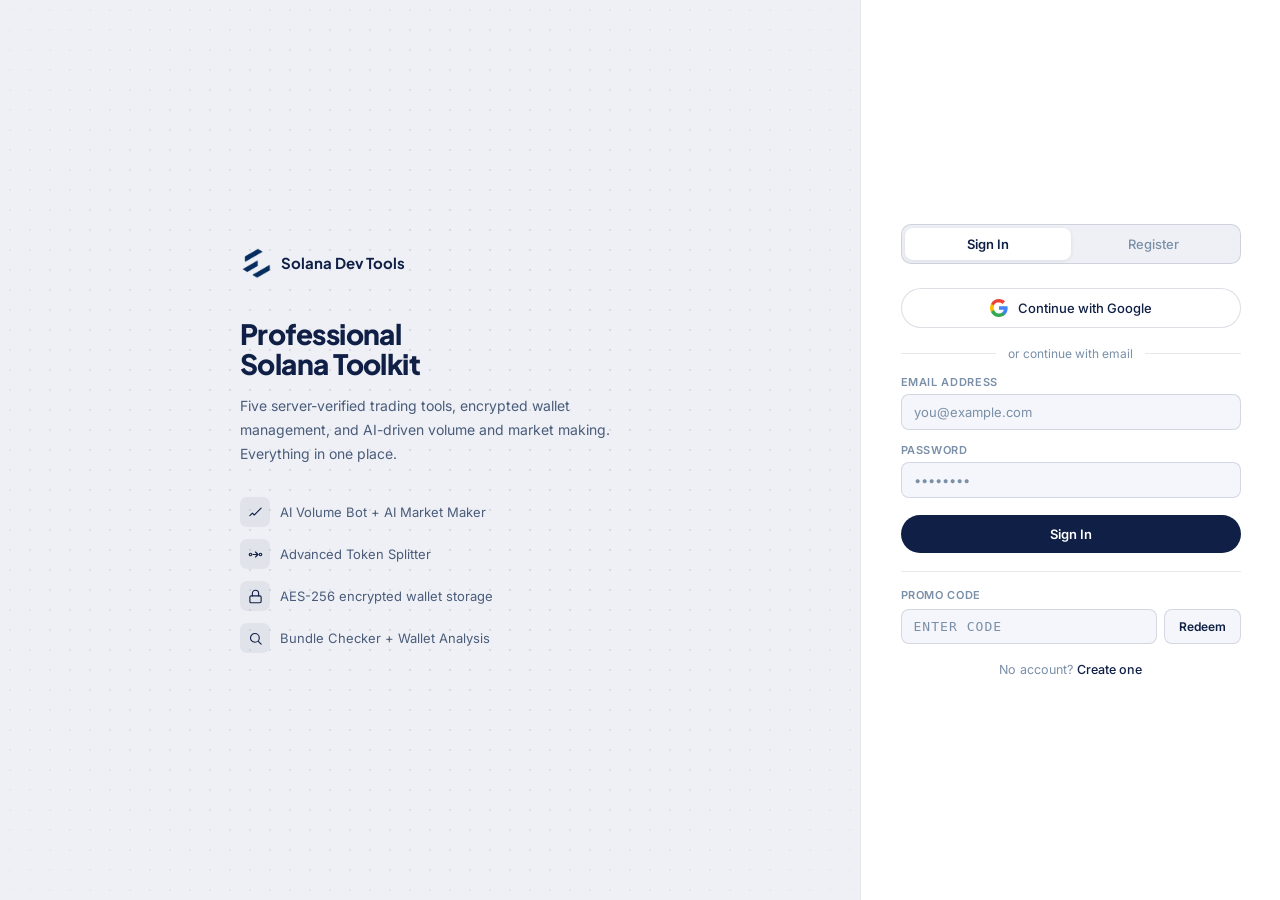
<file: admin.html>
<!DOCTYPE html>
<html lang="en">
<head>
  <!-- Security Headers -->
  <meta http-equiv="X-Content-Type-Options" content="nosniff">
  <meta http-equiv="X-Frame-Options" content="DENY">
  <meta http-equiv="Referrer-Policy" content="strict-origin-when-cross-origin">
  <meta http-equiv="Permissions-Policy" content="camera=(), microphone=(), geolocation=()">
  <meta charset="UTF-8">
  <meta name="viewport" content="width=device-width, initial-scale=1.0">
  <title>[Admin] Solana Dev Tools</title>
  <link rel="icon" href="Icon16.png" />
  <link rel="preconnect" href="https://fonts.googleapis.com">
  <link rel="preconnect" href="https://fonts.gstatic.com" crossorigin>
  <link href="https://fonts.googleapis.com/css2?family=Inter:wght@300;400;500;600;700&family=Plus+Jakarta+Sans:wght@400;500;600;700;800&display=swap" rel="stylesheet">
  <link rel="stylesheet" href="shared.css">
  <style>
    .admin-stats { display: grid; grid-template-columns: repeat(auto-fill, minmax(130px, 1fr)); gap: 12px; margin-bottom: 22px; }
    .admin-stat { background: var(--bg-card); border: 1px solid var(--border); border-radius: var(--radius-md); padding: 16px; }
    .empty-state { text-align: center; padding: 36px 20px; color: var(--text-muted); font-size: 13px; }
  </style>
</head>
<body>
<div class="app-layout">

  <!-- Sidebar -->
  <aside class="sidebar">
    <div class="sidebar-header">
      <a href="/" class="sidebar-brand">
        <img src="icon128.png" alt=""
             onerror="this.style.display='none';this.nextElementSibling.style.display='flex'">
        <div class="sidebar-brand-fallback" style="display:none;">
          <svg viewBox="0 0 16 16" fill="none" style="width:14px;height:14px;"><path d="M8 2L14 5.5V10.5L8 14L2 10.5V5.5L8 2Z" fill="white" opacity="0.85"/></svg>
        </div>
        <div class="sidebar-brand-text">
          <div class="sidebar-brand-name">Admin Panel</div>
          <div class="sidebar-brand-sub">Essor Studios</div>
        </div>
      </a>
    </div>

    <nav class="sidebar-nav">
      <button class="nav-item active" onclick="switchPanel('overview', this)">
        <svg viewBox="0 0 16 16" fill="none"><rect x="1" y="1" width="6" height="6" rx="1" stroke="currentColor" stroke-width="1.3"/><rect x="9" y="1" width="6" height="6" rx="1" stroke="currentColor" stroke-width="1.3"/><rect x="1" y="9" width="6" height="6" rx="1" stroke="currentColor" stroke-width="1.3"/><rect x="9" y="9" width="6" height="6" rx="1" stroke="currentColor" stroke-width="1.3"/></svg>
        Overview
      </button>
      <button class="nav-item" onclick="switchPanel('promo', this)">
        <svg viewBox="0 0 16 16" fill="none"><rect x="1" y="4" width="14" height="9" rx="1.5" stroke="currentColor" stroke-width="1.3"/><path d="M5 4V3a3 3 0 016 0v1" stroke="currentColor" stroke-width="1.3"/></svg>
        Promo Codes
      </button>
      <button class="nav-item" onclick="switchPanel('users', this)">
        <svg viewBox="0 0 16 16" fill="none"><circle cx="8" cy="6" r="3" stroke="currentColor" stroke-width="1.3"/><path d="M2 14c0-3.3 2.7-6 6-6s6 2.7 6 6" stroke="currentColor" stroke-width="1.3" stroke-linecap="round"/></svg>
        Users
      </button>
      <button class="nav-item" onclick="switchPanel('whitelist', this)">
        <svg viewBox="0 0 16 16" fill="none"><path d="M8 2L14 5V11L8 14L2 11V5L8 2Z" stroke="currentColor" stroke-width="1.3"/><path d="M5.5 8l2 2 3-3" stroke="currentColor" stroke-width="1.3" stroke-linecap="round" stroke-linejoin="round"/></svg>
        Whitelist
      </button>
      <button class="nav-item" onclick="switchPanel('admins', this)">
        <svg viewBox="0 0 16 16" fill="none"><path d="M8 2L14 5V11L8 14L2 11V5L8 2Z" stroke="currentColor" stroke-width="1.3"/></svg>
        Admins
      </button>
    </nav>

    <div class="sidebar-footer">
      <div class="sidebar-user">
        <div class="user-avatar" id="admin-avatar">A</div>
        <div>
          <div class="user-name">Admin</div>
          <div class="user-email" id="admin-email">—</div>
        </div>
      </div>
    </div>
  </aside>

  <!-- Main -->
  <div class="main-content">
    <div class="topbar">
      <div class="flex items-center gap-12">
        <span class="topbar-title" id="admin-page-title">Overview</span>
        <span class="badge badge-expired">Admin</span>
      </div>
      <div class="topbar-right">
        <a href="dashboard.html" class="btn btn-ghost btn-sm">← Dashboard</a>
        <button class="btn btn-ghost btn-sm" onclick="doLogout()">Sign out</button>
      </div>
    </div>

    <div class="page-content">

      <!-- OVERVIEW -->
      <div class="tool-panel active" id="panel-overview">
        <div class="admin-stats" id="overview-stats">
          <div class="admin-stat"><div class="stat-label">Total Users</div><div class="stat-value skeleton" style="height:28px;width:60px;border-radius:4px;margin-top:4px;"></div></div>
          <div class="admin-stat"><div class="stat-label">Active Subs</div><div class="stat-value skeleton" style="height:28px;width:40px;border-radius:4px;margin-top:4px;"></div></div>
          <div class="admin-stat"><div class="stat-label">Promo Codes</div><div class="stat-value skeleton" style="height:28px;width:40px;border-radius:4px;margin-top:4px;"></div></div>
          <div class="admin-stat"><div class="stat-label">Codes Used</div><div class="stat-value skeleton" style="height:28px;width:40px;border-radius:4px;margin-top:4px;"></div></div>
        </div>
        <div class="card"><div class="card-header"><div class="card-title">Recent Activity</div></div><div class="empty-state text-muted">Activity log coming soon.</div></div>
      </div>

      <!-- PROMO CODES -->
      <div class="tool-panel" id="panel-promo">
        <div class="flex justify-between items-center mb-16">
          <h3 style="font-size:15px;">Promo Codes</h3>
          <button class="btn btn-primary btn-sm" onclick="openGenModal()">
            <svg viewBox="0 0 12 12" fill="none" style="width:11px;height:11px;"><path d="M6 2v8M2 6h8" stroke="currentColor" stroke-width="1.5" stroke-linecap="round"/></svg>
            Generate Code
          </button>
        </div>
        <div class="card">
          <div class="card-header"><div class="card-title">All Codes</div><button class="btn btn-ghost btn-sm" onclick="loadCodes()">↻ Refresh</button></div>
          <div class="table-wrap">
            <table>
              <thead><tr><th>Code</th><th>Days</th><th>Label</th><th>Status</th><th>Redeemed By</th><th>Date</th><th>Actions</th></tr></thead>
              <tbody id="codes-tbody"><tr><td colspan="7"><div class="empty-state">Loading...</div></td></tr></tbody>
            </table>
          </div>
        </div>
      </div>

      <!-- USERS -->
      <div class="tool-panel" id="panel-users">
        <div class="flex justify-between items-center mb-16">
          <h3 style="font-size:15px;">Users</h3>
          <input type="text" id="user-search" placeholder="Search by email..." style="width:210px;" oninput="debouncedUserSearch(this.value)">
        </div>
        <div class="card">
          <div class="table-wrap">
            <table>
              <thead><tr><th>Email</th><th>Name</th><th>Joined</th><th>Status</th><th>Expires</th><th>Actions</th></tr></thead>
              <tbody id="users-tbody"><tr><td colspan="6"><div class="empty-state">Loading...</div></td></tr></tbody>
            </table>
          </div>
          <div class="flex justify-between items-center mt-12" id="users-pagination"></div>
        </div>
      </div>

      <!-- WHITELIST -->
      <div class="tool-panel" id="panel-whitelist">
        <div class="flex justify-between items-center mb-16"><h3 style="font-size:15px;">Email Whitelist</h3></div>
        <div class="card mb-16">
          <div class="card-header"><div class="card-title">Add to Whitelist</div></div>
          <p class="text-sm text-muted mb-12">Whitelisted emails bypass subscription checks — use sparingly.</p>
          <div class="flex gap-8"><input type="email" id="whitelist-input" placeholder="email@example.com"><button class="btn btn-primary" onclick="addWhitelist()">Add Email</button></div>
        </div>
        <div class="card"><div class="card-header"><div class="card-title">Whitelisted Emails</div></div><div id="whitelist-list"><div class="empty-state">Loading...</div></div></div>
      </div>

      <!-- ADMINS -->
      <div class="tool-panel" id="panel-admins">
        <div class="flex justify-between items-center mb-16"><h3 style="font-size:15px;">Administrators</h3></div>
        <div class="card mb-16">
          <div class="card-header"><div class="card-title">Add Admin</div></div>
          <div class="alert alert-warning mb-12">
            <svg viewBox="0 0 16 16" fill="none" style="width:14px;height:14px;flex-shrink:0;"><path d="M8 2L14 13H2L8 2Z" stroke="currentColor" stroke-width="1.5"/><path d="M8 7v3M8 11.5v.5" stroke="currentColor" stroke-width="1.5" stroke-linecap="round"/></svg>
            <div>Admins have full access to this panel. Only grant to trusted accounts.</div>
          </div>
          <div class="flex gap-8"><input type="email" id="admin-add-input" placeholder="email@example.com"><button class="btn btn-danger btn-sm" onclick="addAdminUser()">Grant Admin</button></div>
        </div>
        <div class="card"><div class="card-header"><div class="card-title">Current Admins</div></div><div id="admins-list"><div class="empty-state">Loading...</div></div></div>
      </div>

    </div>
  </div>
</div>

<!-- Generate Code Modal -->
<div class="modal-overlay hidden" id="gen-modal">
  <div class="modal">
    <div class="modal-header">
      <div class="modal-title">Generate Promo Code</div>
      <button class="modal-close" onclick="document.getElementById('gen-modal').classList.add('hidden')">✕</button>
    </div>
    <div class="form-group">
      <label>Trial Duration (days)</label>
      <input type="number" id="gen-days" value="5" min="1" max="90">
    </div>
    <div class="form-group">
      <label>Label (optional)</label>
      <input type="text" id="gen-label" placeholder="e.g. Twitter giveaway Jan 2025">
    </div>
    <div id="gen-result" style="display:none;" class="mb-16">
      <label class="mb-8" style="display:block;">Generated Code</label>
      <div style="display:flex;align-items:center;gap:8px;">
        <div class="code-chip" id="gen-code-display" onclick="copyGenCode()" style="font-size:16px;padding:8px 14px;letter-spacing:0.14em;"></div>
        <button class="btn btn-ghost btn-sm" onclick="copyGenCode()">Copy</button>
      </div>
      <p class="text-xs text-muted mt-8">Single-use. Valid for <span id="gen-days-display"></span> days.</p>
    </div>
    <button class="btn btn-primary btn-full" id="btn-gen" onclick="generateCode()">Generate</button>
  </div>
</div>

<div id="toast-container"></div>
<script src="api.js"></script>
<script>
  // Security: Escape user-supplied strings before inserting into innerHTML
  function escapeHTML(str) {
    if (str == null) return '';
    return String(str)
      .replace(/&/g, '&amp;')
      .replace(/</g, '&lt;')
      .replace(/>/g, '&gt;')
      .replace(/"/g, '&quot;')
      .replace(/'/g, '&#039;');
  }

  let usersPage = 1, usersSearch = '';
  const panelTitles = { overview:'Overview', promo:'Promo Codes', users:'Users', whitelist:'Whitelist', admins:'Admins' };

  // ── Init ──────────────────────────────────────────────────────────────────
  (async () => {
    if (!(await Auth.isLoggedIn())) { window.location.href = 'auth.html'; return; }
    const user = await Auth.getUser() || await AuthAPI.me().catch(() => null);
    if (!user?.is_admin) { window.location.href = 'dashboard.html'; return; }
    document.getElementById('admin-email').textContent   = user.email;
    document.getElementById('admin-avatar').textContent  = initials(user.name, user.email);
    loadOverview();
  })();

  // ── Panel switch ──────────────────────────────────────────────────────────
  function switchPanel(id, btn) {
    document.querySelectorAll('.tool-panel').forEach(p => p.classList.remove('active'));
    document.querySelectorAll('.sidebar-nav .nav-item').forEach(b => b.classList.remove('active'));
    document.getElementById(`panel-${id}`)?.classList.add('active');
    btn?.classList.add('active');
    document.getElementById('admin-page-title').textContent = panelTitles[id];
    if (id === 'promo') loadCodes();
    if (id === 'users') loadUsers();
    if (id === 'whitelist') loadWhitelist();
    if (id === 'admins') loadAdmins();
  }

  // ── Overview ──────────────────────────────────────────────────────────────
  async function loadOverview() {
    try {
      const [codes, users] = await Promise.allSettled([AdminAPI.listPromoCodes(), AdminAPI.listUsers(1,'')]);
      const c = codes.value?.codes || [];
      const u = users.value;
      const active = (u?.users||[]).filter(x=>x.sub_active).length;
      document.getElementById('overview-stats').innerHTML = `
        <div class="admin-stat"><div class="stat-label">Total Users</div><div class="stat-value">${u?.total||0}</div></div>
        <div class="admin-stat"><div class="stat-label">Active Subs</div><div class="stat-value text-green">${active}</div></div>
        <div class="admin-stat"><div class="stat-label">Promo Codes</div><div class="stat-value">${c.length}</div></div>
        <div class="admin-stat"><div class="stat-label">Codes Used</div><div class="stat-value">${c.filter(x=>x.redeemed_by).length}</div></div>
      `;
    } catch {}
  }

  // ── Codes ─────────────────────────────────────────────────────────────────
  async function loadCodes() {
    const tbody = document.getElementById('codes-tbody');
    tbody.innerHTML = '<tr><td colspan="7"><div class="empty-state">Loading...</div></td></tr>';
    try {
      const { codes } = await AdminAPI.listPromoCodes();
      if (!codes?.length) { tbody.innerHTML = '<tr><td colspan="7"><div class="empty-state">No codes yet.</div></td></tr>'; return; }
      tbody.innerHTML = codes.map(c => `
        <tr>
          <td><span class="code-chip" onclick="navigator.clipboard.writeText('${c.code}');showToast('Copied!','success')">${c.code}</span></td>
          <td class="strong">${c.days}</td>
          <td class="text-muted">${c.label||'—'}</td>
          <td>${c.disabled?'<span class="badge badge-muted">Disabled</span>':c.redeemed_by?'<span class="badge badge-pending">Used</span>':'<span class="badge badge-active">Available</span>'}</td>
          <td class="mono text-muted">${c.redeemed_by||'—'}</td>
          <td class="text-muted">${c.redeemed_at?formatDate(c.redeemed_at):formatDate(c.created_at)}</td>
          <td>${!c.redeemed_by&&!c.disabled?`<button class="btn btn-danger btn-sm" onclick="disableCode('${c.code}')">Disable</button>`:'—'}</td>
        </tr>
      `).join('');
    } catch (err) { tbody.innerHTML = `<tr><td colspan="7"><div class="alert alert-error">${escapeHTML(err.message)}</div></td></tr>`; }
  }

  function openGenModal() {
    document.getElementById('gen-modal').classList.remove('hidden');
    document.getElementById('gen-result').style.display = 'none';
    document.getElementById('btn-gen').textContent = 'Generate';
    document.getElementById('btn-gen').disabled = false;
  }

  async function generateCode() {
    const days = parseInt(document.getElementById('gen-days').value)||5;
    const label = document.getElementById('gen-label').value.trim();
    const btn = document.getElementById('btn-gen');
    btn.disabled = true; btn.classList.add('loading');
    try {
      const { code } = await AdminAPI.generatePromoCode({ days, label });
      document.getElementById('gen-code-display').textContent = code;
      document.getElementById('gen-days-display').textContent = days;
      document.getElementById('gen-result').style.display = 'block';
      btn.textContent = '+ Generate Another'; btn.disabled = false; btn.classList.remove('loading');
      showToast('Code generated!', 'success'); loadCodes();
    } catch (err) { showToast(err.message, 'error'); btn.disabled = false; btn.classList.remove('loading'); btn.textContent='Generate'; }
  }

  function copyGenCode() {
    navigator.clipboard.writeText(document.getElementById('gen-code-display').textContent);
    showToast('Code copied!', 'success');
  }

  async function disableCode(code) {
    if (!confirm(`Disable ${code}?`)) return;
    try { await AdminAPI.disablePromoCode(code); showToast('Disabled.','success'); loadCodes(); }
    catch (err) { showToast(err.message,'error'); }
  }

  // ── Users ─────────────────────────────────────────────────────────────────
  async function loadUsers(page=1, search='') {
    usersPage=page; usersSearch=search;
    const tbody = document.getElementById('users-tbody');
    tbody.innerHTML = '<tr><td colspan="6"><div class="empty-state">Loading...</div></td></tr>';
    try {
      const { users, total, pages } = await AdminAPI.listUsers(page, search);
      if (!users?.length) { tbody.innerHTML='<tr><td colspan="6"><div class="empty-state">No users found.</div></td></tr>'; return; }
      tbody.innerHTML = users.map(u=>`
        <tr>
          <td class="mono strong">${u.email}</td>
          <td>${u.name||'—'}</td>
          <td class="text-muted">${formatDate(u.created_at)}</td>
          <td>${u.sub_active?`<span class="badge ${u.sub_trial?'badge-trial':'badge-active'}">${u.sub_trial?'Trial':'Active'}</span>`:'<span class="badge badge-muted">None</span>'}</td>
          <td class="text-muted">${u.sub_expires_at?formatDate(u.sub_expires_at):'—'}</td>
          <td>${u.sub_active?`<button class="btn btn-danger btn-sm" onclick="revokeUser('${u.id}','${u.email}')">Revoke</button>`:'—'}</td>
        </tr>
      `).join('');
      const pag = document.getElementById('users-pagination');
      pag.innerHTML = `<span class="text-xs text-muted">${total} users · Page ${page}/${pages||1}</span><div class="flex gap-8">${page>1?`<button class="btn btn-ghost btn-sm" onclick="loadUsers(${page-1},'${search}')">← Prev</button>`:''} ${page<(pages||1)?`<button class="btn btn-ghost btn-sm" onclick="loadUsers(${page+1},'${search}')">Next →</button>`:''}</div>`;
    } catch (err) { tbody.innerHTML = `<tr><td colspan="6"><div class="alert alert-error">${escapeHTML(err.message)}</div></td></tr>`; }
  }

  let _searchT;
  function debouncedUserSearch(v) { clearTimeout(_searchT); _searchT=setTimeout(()=>loadUsers(1,v),350); }

  async function revokeUser(id, email) {
    if (!confirm(`Revoke subscription for ${email}?`)) return;
    try { await AdminAPI.revokeUserSub(id); showToast('Revoked.','success'); loadUsers(usersPage,usersSearch); }
    catch (err) { showToast(err.message,'error'); }
  }

  // ── Whitelist ─────────────────────────────────────────────────────────────
  async function loadWhitelist() {
    try {
      const { emails } = await AdminAPI.listWhitelist();
      const el = document.getElementById('whitelist-list');
      if (!emails?.length) { el.innerHTML='<div class="empty-state">No emails whitelisted.</div>'; return; }
      el.innerHTML = emails.map(e=>`
        <div class="flex justify-between items-center" style="padding:9px 0;border-bottom:1px solid var(--border);">
          <span class="mono" style="font-size:13px;">${e.email}</span>
          <div class="flex gap-8 items-center"><span class="text-xs text-muted">${formatDate(e.added_at)}</span><button class="btn btn-danger btn-sm" onclick="removeWl('${e.email}')">Remove</button></div>
        </div>
      `).join('');
    } catch (err) { document.getElementById('whitelist-list').innerHTML = `<div class="alert alert-error">${escapeHTML(err.message)}</div>`; }
  }

  async function addWhitelist() {
    const email = document.getElementById('whitelist-input').value.trim();
    if (!email) return;
    try { await AdminAPI.whitelistEmail(email); document.getElementById('whitelist-input').value=''; showToast(`${email} whitelisted.`,'success'); loadWhitelist(); }
    catch (err) { showToast(err.message,'error'); }
  }

  async function removeWl(email) {
    if (!confirm(`Remove ${email}?`)) return;
    try { await AdminAPI.removeWhitelist(email); showToast('Removed.','success'); loadWhitelist(); }
    catch (err) { showToast(err.message,'error'); }
  }

  // ── Admins ────────────────────────────────────────────────────────────────
  async function loadAdmins() {
    try {
      const { admins } = await AdminAPI.listAdmins();
      const el = document.getElementById('admins-list');
      el.innerHTML = admins.map(a=>`
        <div class="flex justify-between items-center" style="padding:9px 0;border-bottom:1px solid var(--border);">
          <div class="flex items-center gap-8"><div class="user-avatar" style="background:rgba(239,68,68,0.1);color:#dc2626;">${initials('',a.email)}</div><span class="mono" style="font-size:13px;">${a.email}</span></div>
          <div class="flex gap-8 items-center">${a.is_superadmin?'<span class="badge badge-admin">Superadmin</span>':`<button class="btn btn-danger btn-sm" onclick="removeAdminUser('${a.email}')">Remove</button>`}</div>
        </div>
      `).join('');
    } catch (err) { document.getElementById('admins-list').innerHTML = `<div class="alert alert-error">${escapeHTML(err.message)}</div>`; }
  }

  async function addAdminUser() {
    const email = document.getElementById('admin-add-input').value.trim();
    if (!email||!confirm(`Grant admin to ${email}?`)) return;
    try { await AdminAPI.addAdmin(email); document.getElementById('admin-add-input').value=''; showToast(`${email} is now admin.`,'success'); loadAdmins(); }
    catch (err) { showToast(err.message,'error'); }
  }

  async function removeAdminUser(email) {
    if (!confirm(`Remove admin from ${email}?`)) return;
    try { await AdminAPI.removeAdmin(email); showToast('Removed.','success'); loadAdmins(); }
    catch (err) { showToast(err.message,'error'); }
  }

  // ── Misc ──────────────────────────────────────────────────────────────────
  async function doLogout() { await AuthAPI.logout(); window.location.href='auth.html'; }

  function showToast(msg, type='info') {
    const colors={success:'#16a34a',error:'#dc2626',warning:'#b45309',info:'var(--navy)'};
    const icons={success:'✓',error:'✕',warning:'⚠',info:'i'};
    let c=document.getElementById('toast-container');
    if (!c) { c=document.createElement('div'); c.id='toast-container'; document.body.appendChild(c); }
    const t=document.createElement('div'); t.className=`toast toast-${type}`;
    t.innerHTML=`<span style="color:${colors[type]};font-weight:700;font-size:12px;">${icons[type]}</span><span style="font-size:12.5px;">${msg}</span>`;
    c.appendChild(t);
    setTimeout(()=>{ t.style.animation='fadeOut 0.3s ease forwards'; setTimeout(()=>t.remove(),300); },3000);
  }
</script>
</body>
</html>
</file>
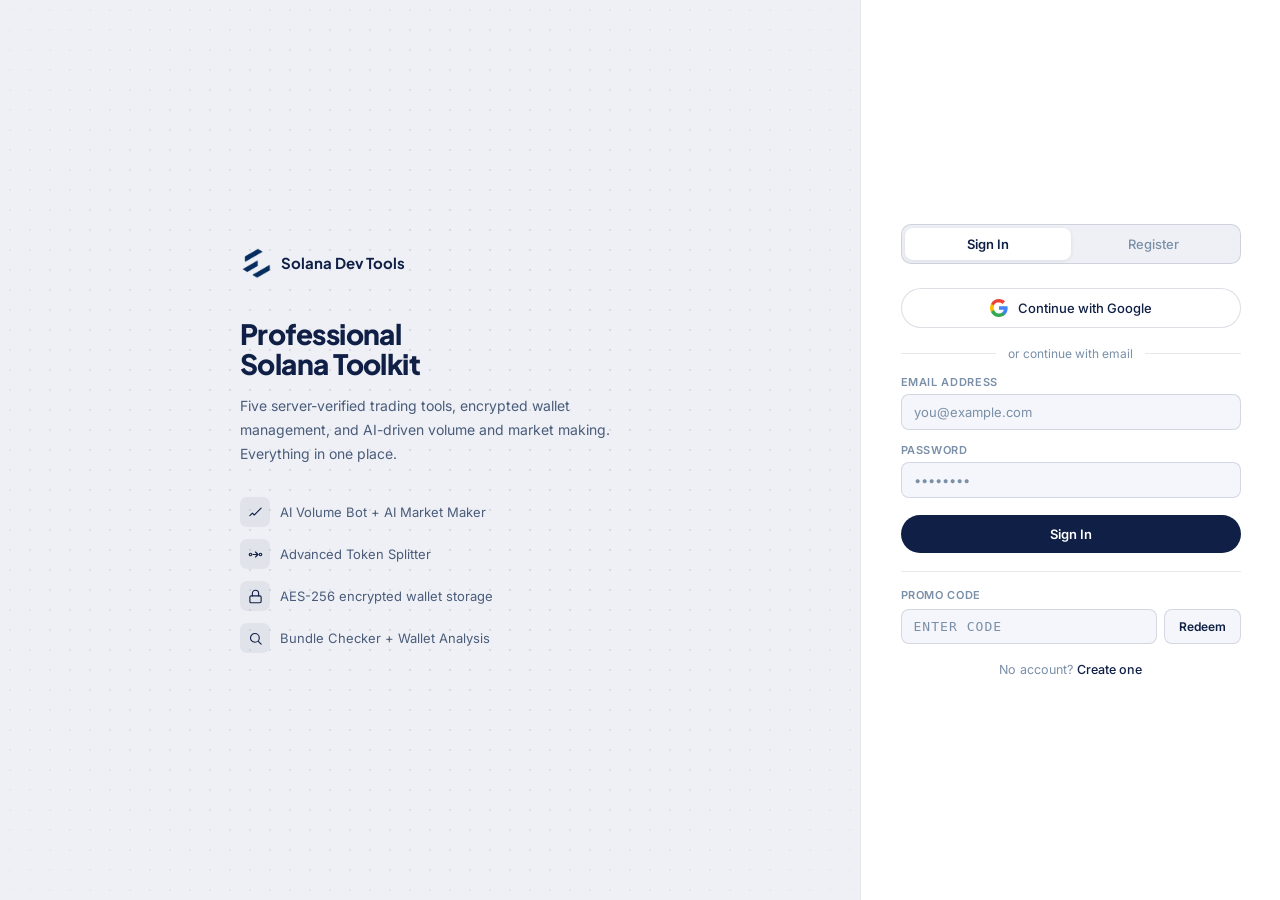
<file: auth.html>
<!DOCTYPE html>
<html lang="en">
<head>
  <!-- Security Headers -->
  <meta http-equiv="X-Content-Type-Options" content="nosniff">
  <meta http-equiv="X-Frame-Options" content="DENY">
  <meta http-equiv="Referrer-Policy" content="strict-origin-when-cross-origin">
  <meta http-equiv="Permissions-Policy" content="camera=(), microphone=(), geolocation=()">
  <meta charset="UTF-8">
  <meta name="viewport" content="width=device-width, initial-scale=1.0">
  <title>[Sign In] Solana Dev Tools</title>
  <link rel="icon" href="Icon16.png" />
  <link rel="preconnect" href="https://fonts.googleapis.com">
  <link rel="preconnect" href="https://fonts.gstatic.com" crossorigin>
  <link href="https://fonts.googleapis.com/css2?family=Inter:wght@300;400;500;600;700&family=Plus+Jakarta+Sans:wght@400;500;600;700;800&display=swap" rel="stylesheet">
  <script src="https://accounts.google.com/gsi/client" async defer></script>
  <style>
    *, *::before, *::after { box-sizing: border-box; margin: 0; padding: 0; }
    :root {
      --navy:      #0f1f45;
      --navy-mid:  #172550;
      --text-dark: #0f1f45;
      --text-body: #4a5c7a;
      --text-muted:#7a8fa8;
      --bg:        #eef0f5;
      --bg-white:  #ffffff;
      --bg-input:  #f4f6fb;
      --border:    rgba(15,31,69,0.1);
      --border-mid:rgba(15,31,69,0.14);
      --red:       #ef4444;
      --green:     #22c55e;
      --font-display: 'Plus Jakarta Sans', 'Inter', sans-serif;
      --font-body:    'Inter', sans-serif;
    }
    html { font-size: 14px; -webkit-font-smoothing: antialiased; }
    body { font-family: var(--font-body); background: var(--bg); color: var(--text-dark); min-height: 100vh; display: flex; }

    /* Left panel */
    .auth-left {
      flex: 1; display: flex; align-items: center; justify-content: center;
      padding: 48px; position: relative; overflow: hidden;
    }
    .auth-left-dots {
      position: absolute; inset: 0;
      background-image: radial-gradient(circle, rgba(15,31,69,0.1) 1px, transparent 1px);
      background-size: 20px 20px;
      mask-image: radial-gradient(ellipse 80% 80% at 50% 50%, black 30%, transparent 100%);
    }
    .auth-left-inner { position: relative; z-index: 1; max-width: 380px; }
    .auth-brand { display: flex; align-items: center; gap: 9px; margin-bottom: 40px; text-decoration: none; }
    .auth-brand img { width: 32px; height: 32px; border-radius: 8px; }
    .auth-brand-fb { width: 32px; height: 32px; border-radius: 8px; background: var(--navy); display: flex; align-items: center; justify-content: center; }
    .auth-brand-fb svg { width: 18px; height: 18px; color: #fff; }
    .auth-brand-name { font-family: var(--font-display); font-size: 15px; font-weight: 700; color: var(--navy); }
    .auth-left h2 { font-family: var(--font-display); font-size: 2rem; font-weight: 800; color: var(--navy); line-height: 1.1; letter-spacing: -0.02em; margin-bottom: 14px; }
    .auth-left p { font-size: 14px; color: var(--text-body); line-height: 1.7; margin-bottom: 32px; }
    .auth-features { display: flex; flex-direction: column; gap: 12px; }
    .auth-feature { display: flex; align-items: center; gap: 10px; font-size: 13px; color: var(--text-body); }
    .auth-feat-icon { width: 30px; height: 30px; border-radius: 7px; background: rgba(15,31,69,0.06); display: flex; align-items: center; justify-content: center; flex-shrink: 0; }
    .auth-feat-icon svg { width: 15px; height: 15px; color: var(--navy); }

    /* Right panel */
    .auth-right {
      width: 420px; background: var(--bg-white);
      border-left: 1px solid var(--border);
      display: flex; align-items: center; justify-content: center;
      padding: 40px 36px; flex-shrink: 0;
    }
    .auth-form-wrap { width: 100%; max-width: 340px; }

    /* Tabs */
    .auth-tabs {
      display: flex; gap: 0; background: var(--bg); border-radius: 10px; padding: 3px;
      border: 1px solid var(--border-mid); margin-bottom: 24px;
    }
    .auth-tab {
      flex: 1; padding: 8px; border-radius: 8px; font-size: 13px; font-weight: 500;
      color: var(--text-muted); cursor: pointer; background: transparent; border: none;
      transition: all 0.15s; text-align: center; font-family: inherit;
    }
    .auth-tab.active { background: var(--bg-white); color: var(--text-dark); font-weight: 600; box-shadow: 0 1px 4px rgba(15,31,69,0.08); }

    /* Error */
    .error-banner {
      padding: 10px 12px; background: rgba(239,68,68,0.06); border: 1px solid rgba(239,68,68,0.18);
      border-radius: 8px; font-size: 12.5px; color: #dc2626; margin-bottom: 14px; display: none;
    }
    .error-banner.show { display: block; }

    /* Google button */
    .google-btn {
      display: flex; align-items: center; justify-content: center; gap: 10px;
      width: 100%; padding: 10px 16px; background: var(--bg-white);
      border: 1px solid var(--border-mid); border-radius: 100px;
      font-family: var(--font-body); font-size: 13px; font-weight: 500;
      color: var(--text-dark); cursor: pointer; transition: all 0.15s; margin-bottom: 18px;
    }
    .google-btn:hover { border-color: rgba(15,31,69,0.25); box-shadow: 0 2px 8px rgba(15,31,69,0.07); }
    .google-icon {
      width: 18px; height: 18px; flex-shrink: 0;
    }

    /* Form */
    .form-section { display: none; }
    .form-section.active { display: block; }
    .form-group { display: flex; flex-direction: column; gap: 5px; margin-bottom: 13px; }
    label { font-size: 11px; font-weight: 600; letter-spacing: 0.06em; text-transform: uppercase; color: var(--text-muted); }
    input[type="text"], input[type="email"], input[type="password"], input[type="number"] {
      background: var(--bg-input); border: 1px solid var(--border-mid); border-radius: 8px;
      color: var(--text-dark); font-family: var(--font-body); font-size: 13px;
      padding: 9px 12px; outline: none; width: 100%; transition: border-color 0.15s, box-shadow 0.15s;
    }
    input:focus { border-color: var(--navy); box-shadow: 0 0 0 3px rgba(15,31,69,0.07); }
    input::placeholder { color: var(--text-muted); }

    /* Divider */
    .divider-row { display: flex; align-items: center; gap: 12px; margin: 14px 0; font-size: 12px; color: var(--text-muted); }
    .divider-row::before, .divider-row::after { content:''; flex:1; height:1px; background:var(--border); }

    /* Submit btn */
    .btn-submit {
      width: 100%; padding: 11px; border-radius: 100px;
      background: var(--navy); color: #fff; border: none;
      font-family: var(--font-body); font-size: 13px; font-weight: 600;
      cursor: pointer; transition: all 0.18s; margin-top: 4px; position: relative;
    }
    .btn-submit:hover { background: var(--navy-mid); transform: translateY(-1px); }
    .btn-submit:disabled { opacity: 0.5; cursor: not-allowed; transform: none; }
    .btn-submit.loading { color: transparent; }
    .btn-submit.loading::after {
      content:''; position:absolute; width:14px; height:14px;
      border:2px solid rgba(255,255,255,0.3); border-top-color:#fff;
      border-radius:50%; animation: spin 0.6s linear infinite;
      top:50%; left:50%; margin:-7px 0 0 -7px;
    }
    @keyframes spin { to { transform: rotate(360deg); } }

    /* Switch text */
    .auth-switch { margin-top: 18px; text-align: center; font-size: 12.5px; color: var(--text-muted); }
    .auth-switch a { color: var(--navy); cursor: pointer; font-weight: 500; text-decoration: none; }

    /* Promo section */
    .promo-section { margin-top: 18px; padding-top: 16px; border-top: 1px solid var(--border); }
    .promo-label { font-size: 11px; font-weight: 600; letter-spacing: 0.06em; text-transform: uppercase; color: var(--text-muted); margin-bottom: 7px; }
    .promo-row { display: flex; gap: 7px; }
    .promo-row input { flex: 1; }
    .btn-redeem {
      padding: 9px 14px; border-radius: 8px; background: var(--bg-input);
      border: 1px solid var(--border-mid); color: var(--text-dark);
      font-family: var(--font-body); font-size: 12px; font-weight: 600;
      cursor: pointer; white-space: nowrap; transition: all 0.15s;
    }
    .btn-redeem:hover { background: var(--navy); color: #fff; border-color: var(--navy); }

    @media (max-width: 800px) {
      .auth-left { display: none; }
      .auth-right { width: 100%; border-left: none; }
    }
  </style>
</head>
<body>

<div class="auth-left">
  <div class="auth-left-dots"></div>
  <div class="auth-left-inner">
    <a href="/" class="auth-brand">
      <img src="icon128.png" alt="Ultimate Dev Tools"
           onerror="this.style.display='none';this.nextElementSibling.style.display='flex'">
      <div class="auth-brand-fb" style="display:none;">
        <svg viewBox="0 0 16 16" fill="none"><path d="M8 2L14 5.5V10.5L8 14L2 10.5V5.5L8 2Z" fill="currentColor" opacity="0.9"/></svg>
      </div>
      <span class="auth-brand-name">Solana Dev Tools</span>
    </a>

    <h2>Professional<br>Solana Toolkit</h2>
    <p>Five server-verified trading tools, encrypted wallet management, and AI-driven volume and market making. Everything in one place.</p>

    <div class="auth-features">
      <div class="auth-feature">
        <div class="auth-feat-icon">
          <svg viewBox="0 0 24 24" fill="none"><path d="M3 17L7 13L10 16L15 11L21 5" stroke="currentColor" stroke-width="1.8" stroke-linecap="round" stroke-linejoin="round"/></svg>
        </div>
        AI Volume Bot + AI Market Maker
      </div>
      <div class="auth-feature">
        <div class="auth-feat-icon">
          <svg viewBox="0 0 24 24" fill="none"><path d="M8 12H16M12 8L16 12L12 16" stroke="currentColor" stroke-width="1.8" stroke-linecap="round" stroke-linejoin="round"/><circle cx="4" cy="12" r="2" stroke="currentColor" stroke-width="1.8"/><circle cx="20" cy="12" r="2" stroke="currentColor" stroke-width="1.8"/></svg>
        </div>
        Advanced Token Splitter
      </div>
      <div class="auth-feature">
        <div class="auth-feat-icon">
          <svg viewBox="0 0 24 24" fill="none"><rect x="3" y="11" width="18" height="11" rx="2" stroke="currentColor" stroke-width="1.8"/><path d="M7 11V7a5 5 0 0110 0v4" stroke="currentColor" stroke-width="1.8" stroke-linecap="round"/></svg>
        </div>
        AES-256 encrypted wallet storage
      </div>
      <div class="auth-feature">
        <div class="auth-feat-icon">
          <svg viewBox="0 0 24 24" fill="none"><circle cx="11" cy="11" r="7" stroke="currentColor" stroke-width="1.8"/><path d="M16.5 16.5L21 21" stroke="currentColor" stroke-width="1.8" stroke-linecap="round"/></svg>
        </div>
        Bundle Checker + Wallet Analysis
      </div>
    </div>
  </div>
</div>

<div class="auth-right">
  <div class="auth-form-wrap">

    <div class="auth-tabs">
      <button class="auth-tab active" id="tab-login" onclick="switchTab('login')">Sign In</button>
      <button class="auth-tab" id="tab-register" onclick="switchTab('register')">Register</button>
    </div>

    <div id="error-banner" class="error-banner"></div>

    <!-- Google Sign-In button (rendered by Google's SDK) -->
    <div id="google-btn-container">
      <!-- Google renders a proper button here via the SDK -->
      <!-- Fallback manual button shown until SDK loads -->
      <button class="google-btn" id="google-signin-btn" onclick="triggerGoogleSignIn()">
        <svg class="google-icon" viewBox="0 0 18 18"><path fill="#4285F4" d="M17.64 9.2c0-.637-.057-1.251-.164-1.84H9v3.481h4.844a4.14 4.14 0 01-1.796 2.716v2.259h2.908c1.702-1.567 2.684-3.875 2.684-6.615z"/><path fill="#34A853" d="M9 18c2.43 0 4.467-.806 5.956-2.18l-2.908-2.259c-.806.54-1.837.86-3.048.86-2.344 0-4.328-1.584-5.036-3.711H.957v2.332A8.997 8.997 0 009 18z"/><path fill="#FBBC05" d="M3.964 10.71A5.41 5.41 0 013.682 9c0-.593.102-1.17.282-1.71V4.958H.957A8.996 8.996 0 000 9c0 1.452.348 2.827.957 4.042l3.007-2.332z"/><path fill="#EA4335" d="M9 3.58c1.321 0 2.508.454 3.44 1.345l2.582-2.58C13.463.891 11.426 0 9 0A8.997 8.997 0 00.957 4.958L3.964 6.29C4.672 4.163 6.656 3.58 9 3.58z"/></svg>
        Continue with Google
      </button>
    </div>

    <div class="divider-row">or continue with email</div>

    <!-- LOGIN -->
    <div class="form-section active" id="form-login">
      <div class="form-group">
        <label>Email address</label>
        <input type="email" id="login-email" placeholder="you@example.com" autocomplete="email">
      </div>
      <div class="form-group">
        <label>Password</label>
        <input type="password" id="login-password" placeholder="••••••••" autocomplete="current-password">
      </div>
      <button class="btn-submit" id="btn-login" onclick="doLogin()">Sign In</button>

      <div class="promo-section">
        <div class="promo-label">Promo Code</div>
        <div class="promo-row">
          <input type="text" id="promo-login" placeholder="Enter code" style="text-transform:uppercase;letter-spacing:0.08em;font-family:monospace;">
          <button class="btn-redeem" onclick="redeemPromo()">Redeem</button>
        </div>
      </div>

      <div class="auth-switch">No account? <a onclick="switchTab('register')">Create one</a></div>
    </div>

    <!-- REGISTER -->
    <div class="form-section" id="form-register">
      <div class="form-group">
        <label>Full name</label>
        <input type="text" id="reg-name" placeholder="Your name" autocomplete="name">
      </div>
      <div class="form-group">
        <label>Email address</label>
        <input type="email" id="reg-email" placeholder="you@example.com" autocomplete="email">
      </div>
      <div class="form-group">
        <label>Password <span style="font-size:10px;text-transform:none;letter-spacing:0;color:var(--text-muted);font-weight:400;">(min. 8 characters)</span></label>
        <input type="password" id="reg-password" placeholder="••••••••" autocomplete="new-password">
      </div>
      <div class="form-group">
        <label>Confirm Password</label>
        <input type="password" id="reg-password2" placeholder="••••••••" autocomplete="new-password">
      </div>
      <div class="form-group">
        <label>Promo Code <span style="font-size:10px;text-transform:none;letter-spacing:0;color:var(--text-muted);font-weight:400;">(optional)</span></label>
        <input type="text" id="reg-promo" placeholder="Enter code if you have one" style="text-transform:uppercase;letter-spacing:0.06em;font-family:monospace;">
      </div>
      <button class="btn-submit" id="btn-register" onclick="doRegister()">Create Account</button>
      <div class="auth-switch">Already have an account? <a onclick="switchTab('login')">Sign in</a></div>
    </div>

  </div>
</div>

<script src="api.js"></script>
<script>
  const GOOGLE_CLIENT_ID = '218003563778-dljv6ld9c467r57p38a6m32gibrtfmld.apps.googleusercontent.com';

  // ── Init ──────────────────────────────────────────────────────────────────
  (async () => {
    if (await Auth.isLoggedIn()) { window.location.href = 'dashboard.html'; return; }
    const params = new URLSearchParams(window.location.search);
    if (params.get('tab') === 'register') switchTab('register');
  })();

  // ── Google Sign-In setup ─────────────────────────────────────────────────
  // This runs after the Google Identity Services script loads
  window.onload = () => {
    if (typeof google === 'undefined' || !google.accounts) return;
    google.accounts.id.initialize({
      client_id: GOOGLE_CLIENT_ID,
      callback: handleGoogleCredential,
      auto_select: false,
      cancel_on_tap_outside: true,
    });

    // Render Google's official button (replaces our fallback)
    google.accounts.id.renderButton(
      document.getElementById('google-btn-container'),
      {
        type: 'standard',
        shape: 'pill',
        theme: 'outline',
        text: 'continue_with',
        size: 'large',
        logo_alignment: 'left',
        width: 340,
      }
    );
  };

  function triggerGoogleSignIn() {
    if (typeof google === 'undefined') {
      showError('Google Sign-In is not available. Check your internet connection.');
      return;
    }
    google.accounts.id.prompt();
  }

  async function handleGoogleCredential(response) {
    try {
      showError(''); // clear errors
      const data = await AuthAPI.googleAuth(response.credential);
      showSuccess('Signed in with Google!');
      setTimeout(() => { window.location.href = 'dashboard.html'; }, 600);
    } catch (err) {
      showError(err.message || 'Google sign-in failed.');
    }
  }

  // ── Tab switching ─────────────────────────────────────────────────────────
  function switchTab(tab) {
    document.getElementById('tab-login').classList.toggle('active', tab === 'login');
    document.getElementById('tab-register').classList.toggle('active', tab === 'register');
    document.getElementById('form-login').classList.toggle('active', tab === 'login');
    document.getElementById('form-register').classList.toggle('active', tab === 'register');
    showError('');
  }

  function showError(msg) {
    const el = document.getElementById('error-banner');
    el.textContent = msg; el.classList.toggle('show', !!msg);
  }

  function showSuccess(msg) {
    const el = document.getElementById('error-banner');
    el.textContent = msg;
    el.style.background = 'rgba(34,197,94,0.06)';
    el.style.borderColor = 'rgba(34,197,94,0.18)';
    el.style.color = '#16a34a';
    el.classList.add('show');
  }

  function setLoading(btnId, loading) {
    const btn = document.getElementById(btnId);
    btn.disabled = loading;
    btn.classList.toggle('loading', loading);
    if (!loading) btn.classList.remove('loading');
  }

  // ── Login ─────────────────────────────────────────────────────────────────
  async function doLogin() {
    const email    = document.getElementById('login-email').value.trim();
    const password = document.getElementById('login-password').value;
    if (!email || !password) { showError('Please enter your email and password.'); return; }

    showError(''); setLoading('btn-login', true);
    try {
      await AuthAPI.login({ email, password });
      window.location.href = 'dashboard.html';
    } catch (err) {
      showError(err.message || 'Sign-in failed. Check your credentials.');
      setLoading('btn-login', false);
    }
  }

  // ── Register ──────────────────────────────────────────────────────────────
  async function doRegister() {
    const name  = document.getElementById('reg-name').value.trim();
    const email = document.getElementById('reg-email').value.trim();
    const pass  = document.getElementById('reg-password').value;
    const pass2 = document.getElementById('reg-password2').value;
    const promo = document.getElementById('reg-promo').value.trim().toUpperCase();

    if (!name)  { showError('Name is required.'); return; }
    if (!email) { showError('Email is required.'); return; }
    if (pass.length < 8) { showError('Password must be at least 8 characters.'); return; }
    if (pass !== pass2)  { showError('Passwords do not match.'); return; }

    showError(''); setLoading('btn-register', true);
    try {
      await AuthAPI.register({ email, password: pass, name });
      if (promo) {
        try { await SubAPI.redeemPromo(promo); } catch {}
      }
      window.location.href = 'dashboard.html';
    } catch (err) {
      showError(err.message || 'Registration failed.');
      setLoading('btn-register', false);
    }
  }

  // ── Promo redemption ──────────────────────────────────────────────────────
  async function redeemPromo() {
    if (!(await Auth.isLoggedIn())) { showError('Sign in first, then redeem your code.'); return; }
    const code = document.getElementById('promo-login').value.trim().toUpperCase();
    if (!code) { showError('Enter a promo code.'); return; }
    try {
      await SubAPI.redeemPromo(code);
      showSuccess('Promo code applied! Redirecting...');
      setTimeout(() => { window.location.href = 'dashboard.html'; }, 1000);
    } catch (err) { showError(err.message || 'Invalid or already-used code.'); }
  }

  // Enter key
  document.addEventListener('keydown', e => {
    if (e.key !== 'Enter') return;
    if (document.getElementById('form-login').classList.contains('active')) doLogin();
    else doRegister();
  });
</script>
</body>
</html>
</file>
<file: shared.css>
/*
 * Ultimate Dev Tools — Professional Design System
 * Essor Studios
 * Theme: Matches the real extension UI — light blue-grey, deep navy sidebar, dot-grid texture
 */

@import url('https://fonts.googleapis.com/css2?family=Inter:wght@300;400;500;600;700&family=Plus+Jakarta+Sans:wght@400;500;600;700;800&display=swap');

/* ── Variables ─────────────────────────────────────────────────────────────── */
:root {
  /* Core palette — matches Essor Studios / actual extension */
  --navy:          #0f1f45;
  --navy-dark:     #0a1530;
  --navy-mid:      #172550;
  --navy-light:    #1e3163;
  --navy-hover:    rgba(255,255,255,0.07);

  /* Content area */
  --bg-app:        #e8ecf4;
  --bg-page:       #f0f3f8;
  --bg-card:       #ffffff;
  --bg-input:      #f5f7fb;
  --bg-input-dark: rgba(255,255,255,0.06);

  /* Text */
  --text-primary:   #0f1f45;
  --text-secondary: #5a6785;
  --text-muted:     #8a96ab;
  --text-nav:       rgba(255,255,255,0.6);
  --text-nav-active:#ffffff;

  /* Borders */
  --border:         rgba(15,31,69,0.1);
  --border-mid:     rgba(15,31,69,0.15);
  --border-strong:  rgba(15,31,69,0.22);
  --border-nav:     rgba(255,255,255,0.08);

  /* Accent */
  --accent:         #1e3163;
  --accent-blue:    #2563eb;
  --accent-hover:   #1d4ed8;
  --green:          #22c55e;
  --red:            #ef4444;
  --amber:          #f59e0b;

  /* Typography */
  --font-display: 'Plus Jakarta Sans', 'Inter', sans-serif;
  --font-body:    'Inter', sans-serif;
  --font-mono:    'SF Mono', 'Fira Code', monospace;

  /* Layout */
  --sidebar-w:    160px;
  --topbar-h:     52px;
  --radius-sm:    6px;
  --radius-md:    8px;
  --radius-lg:    12px;
  --radius-xl:    16px;
  --radius-pill:  100px;

  /* Shadows */
  --shadow-sm:    0 1px 3px rgba(15,31,69,0.08), 0 1px 2px rgba(15,31,69,0.04);
  --shadow-md:    0 4px 12px rgba(15,31,69,0.1), 0 2px 4px rgba(15,31,69,0.06);
  --shadow-lg:    0 12px 32px rgba(15,31,69,0.12), 0 4px 8px rgba(15,31,69,0.06);
  --shadow-xl:    0 24px 48px rgba(15,31,69,0.14), 0 8px 16px rgba(15,31,69,0.08);
}

/* ── Reset ─────────────────────────────────────────────────────────────────── */
*, *::before, *::after { box-sizing: border-box; margin: 0; padding: 0; }
html { font-size: 14px; -webkit-font-smoothing: antialiased; -moz-osx-font-smoothing: grayscale; }
body { font-family: var(--font-body); background: var(--bg-page); color: var(--text-primary); line-height: 1.5; min-height: 100vh; }
a { text-decoration: none; color: inherit; }
button { font-family: inherit; cursor: pointer; }
input, select, textarea { font-family: inherit; }

/* Scrollbar */
::-webkit-scrollbar { width: 5px; height: 5px; }
::-webkit-scrollbar-track { background: transparent; }
::-webkit-scrollbar-thumb { background: rgba(15,31,69,0.15); border-radius: 3px; }
::-webkit-scrollbar-thumb:hover { background: rgba(15,31,69,0.25); }

/* ── Dot-grid texture (matches Essor Studios / extension) ────────────────── */
.dot-grid {
  background-image: radial-gradient(circle, rgba(15,31,69,0.1) 1px, transparent 1px);
  background-size: 18px 18px;
}

.dot-grid-light {
  background-image: radial-gradient(circle, rgba(255,255,255,0.08) 1px, transparent 1px);
  background-size: 18px 18px;
}

/* ── Typography ─────────────────────────────────────────────────────────────── */
h1, h2, h3, h4, h5, h6 { font-family: var(--font-display); font-weight: 700; line-height: 1.2; color: var(--text-primary); }
h1 { font-size: 2.4rem; }
h2 { font-size: 1.8rem; }
h3 { font-size: 1.2rem; }
h4 { font-size: 1rem; }
p  { color: var(--text-secondary); line-height: 1.65; }

.display { font-family: var(--font-display); }
.mono    { font-family: var(--font-mono); }

/* ── Buttons ─────────────────────────────────────────────────────────────────── */
.btn {
  display: inline-flex; align-items: center; gap: 7px;
  padding: 9px 18px; border-radius: var(--radius-pill);
  font-family: var(--font-body); font-size: 13px; font-weight: 600;
  border: none; cursor: pointer; transition: all 0.18s ease;
  white-space: nowrap; text-decoration: none; line-height: 1;
}
.btn:disabled { opacity: 0.45; cursor: not-allowed; pointer-events: none; }

.btn-primary { background: var(--navy); color: #fff; }
.btn-primary:hover { background: var(--navy-mid); transform: translateY(-1px); box-shadow: var(--shadow-md); }

.btn-secondary { background: var(--bg-card); color: var(--text-primary); border: 1px solid var(--border-mid); }
.btn-secondary:hover { background: var(--bg-input); border-color: var(--border-strong); }

.btn-ghost { background: transparent; color: var(--text-secondary); border: 1px solid var(--border); }
.btn-ghost:hover { background: var(--bg-input); color: var(--text-primary); }

.btn-danger { background: rgba(239,68,68,0.08); color: var(--red); border: 1px solid rgba(239,68,68,0.2); }
.btn-danger:hover { background: rgba(239,68,68,0.14); }

.btn-success { background: rgba(34,197,94,0.08); color: #16a34a; border: 1px solid rgba(34,197,94,0.2); }
.btn-success:hover { background: rgba(34,197,94,0.14); }

.btn-sm  { padding: 6px 13px; font-size: 12px; }
.btn-lg  { padding: 12px 24px; font-size: 14px; }
.btn-xl  { padding: 14px 30px; font-size: 15px; font-weight: 700; }
.btn-full { width: 100%; justify-content: center; }

/* Loading spinner on button */
.btn-loading { position: relative; color: transparent !important; }
.btn-loading::after {
  content: ''; position: absolute; width: 14px; height: 14px;
  border: 2px solid rgba(255,255,255,0.35); border-top-color: #fff;
  border-radius: 50%; animation: spin 0.6s linear infinite;
  top: 50%; left: 50%; margin: -7px 0 0 -7px;
}

/* ── Forms ─────────────────────────────────────────────────────────────────── */
.form-group { display: flex; flex-direction: column; gap: 6px; margin-bottom: 14px; }
.form-group:last-child { margin-bottom: 0; }

label {
  font-size: 11px; font-weight: 600; letter-spacing: 0.06em;
  text-transform: uppercase; color: var(--text-muted);
}

input[type="text"], input[type="email"], input[type="password"],
input[type="number"], select, textarea {
  background: var(--bg-input); border: 1px solid var(--border-mid);
  border-radius: var(--radius-md); color: var(--text-primary);
  font-family: var(--font-body); font-size: 13px;
  padding: 9px 12px; outline: none; width: 100%;
  transition: border-color 0.15s, box-shadow 0.15s;
}
input:focus, select:focus, textarea:focus {
  border-color: var(--navy); box-shadow: 0 0 0 3px rgba(15,31,69,0.08);
}
input::placeholder { color: var(--text-muted); }
textarea { resize: vertical; min-height: 80px; }
select { appearance: none; cursor: pointer; background-image: url("data:image/svg+xml,%3Csvg xmlns='http://www.w3.org/2000/svg' width='12' height='12' viewBox='0 0 12 12'%3E%3Cpath fill='%238a96ab' d='M6 8L1 3h10z'/%3E%3C/svg%3E"); background-repeat: no-repeat; background-position: right 10px center; padding-right: 28px; }

.input-row { display: flex; gap: 10px; }
.input-row .form-group { flex: 1; }

/* Error/hint text */
.field-error { font-size: 12px; color: var(--red); }
.field-hint  { font-size: 12px; color: var(--text-muted); }

/* ── Cards ─────────────────────────────────────────────────────────────────── */
.card {
  background: var(--bg-card); border: 1px solid var(--border);
  border-radius: var(--radius-lg); padding: 20px; transition: box-shadow 0.2s;
}
.card:hover { box-shadow: var(--shadow-sm); }

.card-header {
  display: flex; align-items: center; justify-content: space-between;
  margin-bottom: 16px; padding-bottom: 14px; border-bottom: 1px solid var(--border);
}
.card-title {
  font-size: 13px; font-weight: 600; color: var(--text-primary);
  display: flex; align-items: center; gap: 8px;
}
.card-title svg { color: var(--navy); }

/* ── Badges / Tags ─────────────────────────────────────────────────────────── */
.badge {
  display: inline-flex; align-items: center; gap: 4px;
  padding: 2px 9px; border-radius: var(--radius-pill);
  font-size: 11px; font-weight: 600; letter-spacing: 0.02em;
}
.badge-active  { background: rgba(34,197,94,0.1);  color: #16a34a;  border: 1px solid rgba(34,197,94,0.2); }
.badge-trial   { background: rgba(37,99,235,0.08); color: #1d4ed8;  border: 1px solid rgba(37,99,235,0.15); }
.badge-expired { background: rgba(239,68,68,0.08); color: #dc2626;  border: 1px solid rgba(239,68,68,0.15); }
.badge-pending { background: rgba(245,158,11,0.08);color: #b45309;  border: 1px solid rgba(245,158,11,0.15); }
.badge-admin   { background: rgba(15,31,69,0.08);  color: var(--navy); border: 1px solid var(--border-mid); }
.badge-muted   { background: var(--bg-input); color: var(--text-muted); border: 1px solid var(--border); }

/* Status dot */
.status-dot {
  width: 6px; height: 6px; border-radius: 50%; flex-shrink: 0;
}
.status-dot.green  { background: var(--green); box-shadow: 0 0 0 2px rgba(34,197,94,0.2); }
.status-dot.red    { background: var(--red); }
.status-dot.amber  { background: var(--amber); }
.status-dot.pulse  { animation: pulse-dot 2s ease-in-out infinite; }

@keyframes pulse-dot { 0%,100% { opacity:1; transform:scale(1); } 50% { opacity:0.6; transform:scale(0.85); } }

/* ── Table ─────────────────────────────────────────────────────────────────── */
.table-wrap { overflow-x: auto; }
table { width: 100%; border-collapse: collapse; font-size: 13px; }
thead tr { border-bottom: 1px solid var(--border-mid); }
thead th {
  padding: 10px 12px; text-align: left; white-space: nowrap;
  font-size: 11px; font-weight: 600; letter-spacing: 0.06em;
  text-transform: uppercase; color: var(--text-muted);
}
tbody tr { border-bottom: 1px solid var(--border); transition: background 0.1s; }
tbody tr:hover { background: var(--bg-input); }
tbody tr:last-child { border-bottom: none; }
tbody td { padding: 10px 12px; color: var(--text-secondary); vertical-align: middle; }
tbody td.strong { color: var(--text-primary); font-weight: 500; }
tbody td.mono { font-family: var(--font-mono); font-size: 12px; }

/* ── Alerts ─────────────────────────────────────────────────────────────────── */
.alert {
  display: flex; gap: 10px; padding: 11px 14px;
  border-radius: var(--radius-md); font-size: 13px;
  border: 1px solid; margin-bottom: 14px; align-items: flex-start;
}
.alert svg, .alert-icon { flex-shrink: 0; margin-top: 1px; }
.alert-info    { background: rgba(37,99,235,0.05);  border-color: rgba(37,99,235,0.2);  color: #1d4ed8; }
.alert-success { background: rgba(34,197,94,0.06);  border-color: rgba(34,197,94,0.2);  color: #16a34a; }
.alert-warning { background: rgba(245,158,11,0.06); border-color: rgba(245,158,11,0.2); color: #b45309; }
.alert-error   { background: rgba(239,68,68,0.06);  border-color: rgba(239,68,68,0.2);  color: #dc2626; }

/* ── Toggle ─────────────────────────────────────────────────────────────────── */
.toggle-wrap { display: flex; align-items: center; gap: 8px; cursor: pointer; }
.toggle {
  width: 34px; height: 18px; background: var(--border-strong); border-radius: 9px;
  position: relative; transition: background 0.2s; flex-shrink: 0;
}
.toggle::after {
  content: ''; position: absolute; width: 12px; height: 12px; background: #fff;
  border-radius: 50%; top: 3px; left: 3px; transition: transform 0.2s;
  box-shadow: 0 1px 3px rgba(0,0,0,0.2);
}
.toggle.on { background: var(--navy); }
.toggle.on::after { transform: translateX(16px); }
.toggle-label { font-size: 13px; color: var(--text-secondary); }

/* ── Modal ─────────────────────────────────────────────────────────────────── */
.modal-overlay {
  position: fixed; inset: 0; background: rgba(15,31,69,0.4);
  backdrop-filter: blur(6px); z-index: 500;
  display: flex; align-items: center; justify-content: center; padding: 20px;
  animation: fadeIn 0.15s ease;
}
.modal {
  background: var(--bg-card); border: 1px solid var(--border);
  border-radius: var(--radius-xl); padding: 28px; width: 100%; max-width: 460px;
  box-shadow: var(--shadow-xl); animation: scaleIn 0.15s ease; max-height: 90vh; overflow-y: auto;
}
.modal-header { display: flex; align-items: center; justify-content: space-between; margin-bottom: 20px; }
.modal-title { font-size: 15px; font-weight: 700; color: var(--text-primary); }
.modal-close {
  width: 28px; height: 28px; display: flex; align-items: center; justify-content: center;
  border: none; background: var(--bg-input); border-radius: var(--radius-sm);
  color: var(--text-muted); cursor: pointer; transition: all 0.15s; font-size: 16px; line-height: 1;
}
.modal-close:hover { background: var(--border-mid); color: var(--text-primary); }

/* ── Toast ─────────────────────────────────────────────────────────────────── */
#toast-container {
  position: fixed; bottom: 20px; right: 20px; z-index: 1000;
  display: flex; flex-direction: column; gap: 8px; pointer-events: none;
}
.toast {
  display: flex; align-items: center; gap: 10px;
  background: var(--bg-card); border: 1px solid var(--border-mid);
  border-radius: var(--radius-md); padding: 10px 14px;
  font-size: 13px; box-shadow: var(--shadow-lg);
  min-width: 240px; max-width: 320px; pointer-events: all;
  animation: slideInRight 0.2s ease, fadeOut 0.3s ease 2.7s forwards;
}
.toast-success { border-left: 3px solid var(--green); }
.toast-error   { border-left: 3px solid var(--red); }
.toast-warning { border-left: 3px solid var(--amber); }
.toast-info    { border-left: 3px solid var(--accent-blue); }

/* ── Divider ─────────────────────────────────────────────────────────────────── */
.divider { height: 1px; background: var(--border); margin: 18px 0; }
.divider-label {
  display: flex; align-items: center; gap: 12px; margin: 18px 0;
  font-size: 12px; color: var(--text-muted);
}
.divider-label::before, .divider-label::after { content: ''; flex: 1; height: 1px; background: var(--border); }

/* ── Icon wrappers ─────────────────────────────────────────────────────────── */
.icon-wrap {
  width: 36px; height: 36px; border-radius: var(--radius-md);
  display: flex; align-items: center; justify-content: center; flex-shrink: 0;
}
.icon-wrap svg { width: 18px; height: 18px; }
.icon-wrap-sm { width: 28px; height: 28px; border-radius: var(--radius-sm); }
.icon-wrap-sm svg { width: 14px; height: 14px; }
.icon-wrap-lg { width: 48px; height: 48px; border-radius: var(--radius-lg); }
.icon-wrap-lg svg { width: 24px; height: 24px; }

.icon-navy   { background: rgba(15,31,69,0.08); color: var(--navy); }
.icon-blue   { background: rgba(37,99,235,0.08); color: #2563eb; }
.icon-green  { background: rgba(34,197,94,0.08); color: #16a34a; }
.icon-amber  { background: rgba(245,158,11,0.08); color: #b45309; }
.icon-red    { background: rgba(239,68,68,0.08); color: #dc2626; }
.icon-purple { background: rgba(139,92,246,0.08); color: #7c3aed; }

/* ── App layout (dashboard + admin) ─────────────────────────────────────────── */
.app-layout { display: flex; height: 100vh; overflow: hidden; }

/* Sidebar */
.sidebar {
  width: var(--sidebar-w); background: var(--navy);
  display: flex; flex-direction: column;
  flex-shrink: 0; overflow-y: auto; position: relative;
}

/* Dot grid on sidebar */
.sidebar::before {
  content: ''; position: absolute; inset: 0;
  background-image: radial-gradient(circle, rgba(255,255,255,0.07) 1px, transparent 1px);
  background-size: 18px 18px; pointer-events: none; z-index: 0;
}

.sidebar > * { position: relative; z-index: 1; }

.sidebar-header {
  padding: 16px 14px 14px; border-bottom: 1px solid var(--border-nav);
}

.sidebar-brand {
  display: flex; align-items: center; gap: 9px;
}

.sidebar-brand img {
  width: 26px; height: 26px; border-radius: 6px; flex-shrink: 0;
}

.sidebar-brand-fallback {
  width: 26px; height: 26px; border-radius: 6px;
  background: rgba(255,255,255,0.15);
  display: flex; align-items: center; justify-content: center;
  flex-shrink: 0;
}

.sidebar-brand-text {
  line-height: 1.25;
}

.sidebar-brand-name {
  font-family: var(--font-display); font-size: 12px; font-weight: 700;
  color: #fff; line-height: 1.2;
}

.sidebar-brand-sub {
  font-size: 9px; font-weight: 500; letter-spacing: 0.08em;
  text-transform: uppercase; color: rgba(255,255,255,0.4);
  margin-top: 1px;
}

.sidebar-nav {
  flex: 1; padding: 12px 8px;
  display: flex; flex-direction: column; gap: 1px;
}

.nav-section-label {
  font-size: 9px; font-weight: 700; letter-spacing: 0.1em;
  text-transform: uppercase; color: rgba(255,255,255,0.3);
  padding: 8px 8px 4px; margin-top: 8px;
}

.nav-item {
  display: flex; align-items: center; gap: 8px; padding: 8px 10px;
  border-radius: var(--radius-md); font-size: 12.5px; font-weight: 500;
  color: var(--text-nav); background: transparent; border: none;
  cursor: pointer; transition: all 0.12s; text-align: left; width: 100%;
  text-decoration: none;
}

.nav-item svg { width: 15px; height: 15px; flex-shrink: 0; opacity: 0.7; }

.nav-item:hover { background: var(--navy-hover); color: rgba(255,255,255,0.85); }
.nav-item:hover svg { opacity: 0.9; }

.nav-item.active {
  background: rgba(255,255,255,0.12); color: var(--text-nav-active);
  font-weight: 600;
}
.nav-item.active svg { opacity: 1; }

.sidebar-footer {
  padding: 12px 8px; border-top: 1px solid var(--border-nav);
}

.sidebar-user {
  display: flex; align-items: center; gap: 8px; padding: 7px 8px;
  border-radius: var(--radius-md); cursor: pointer;
  transition: background 0.12s;
}
.sidebar-user:hover { background: var(--navy-hover); }

.user-avatar {
  width: 26px; height: 26px; border-radius: 50%;
  background: rgba(255,255,255,0.15); color: rgba(255,255,255,0.9);
  display: flex; align-items: center; justify-content: center;
  font-size: 11px; font-weight: 700; flex-shrink: 0;
}

.user-name  { font-size: 12px; font-weight: 600; color: rgba(255,255,255,0.85); }
.user-email { font-size: 10px; color: rgba(255,255,255,0.35); white-space: nowrap; overflow: hidden; text-overflow: ellipsis; max-width: 100px; }

/* Main content */
.main-content { flex: 1; display: flex; flex-direction: column; overflow: hidden; }

.topbar {
  height: var(--topbar-h); background: var(--bg-card);
  border-bottom: 1px solid var(--border);
  display: flex; align-items: center; justify-content: space-between;
  padding: 0 22px; flex-shrink: 0;
}

.topbar-title { font-size: 14px; font-weight: 700; color: var(--text-primary); }
.topbar-right { display: flex; align-items: center; gap: 10px; }

.page-content { flex: 1; overflow-y: auto; padding: 22px; }

/* ── Tool panels ─────────────────────────────────────────────────────────────── */
.tool-panel { display: none; }
.tool-panel.active { display: block; animation: fadeIn 0.15s ease; }

/* ── Sub status bar ─────────────────────────────────────────────────────────── */
.sub-bar {
  display: flex; align-items: center; justify-content: space-between;
  padding: 10px 14px; border-radius: var(--radius-md);
  font-size: 13px; border: 1px solid; margin-bottom: 16px;
}
.sub-bar.active { background: rgba(34,197,94,0.05); border-color: rgba(34,197,94,0.2); }
.sub-bar.expired { background: rgba(239,68,68,0.05); border-color: rgba(239,68,68,0.2); }
.sub-bar.trial { background: rgba(37,99,235,0.05); border-color: rgba(37,99,235,0.15); }

/* ── Utility ─────────────────────────────────────────────────────────────────── */
.flex          { display: flex; }
.flex-col      { display: flex; flex-direction: column; }
.items-center  { align-items: center; }
.items-start   { align-items: flex-start; }
.justify-between { justify-content: space-between; }
.justify-center  { justify-content: center; }
.gap-4   { gap: 4px; }  .gap-6   { gap: 6px; }  .gap-8   { gap: 8px; }
.gap-10  { gap: 10px; } .gap-12  { gap: 12px; } .gap-16  { gap: 16px; }
.gap-20  { gap: 20px; } .gap-24  { gap: 24px; }
.w-full  { width: 100%; }
.hidden  { display: none !important; }
.text-sm   { font-size: 12px; }
.text-xs   { font-size: 11px; }
.text-muted { color: var(--text-muted) !important; }
.text-secondary { color: var(--text-secondary) !important; }
.text-primary-color { color: var(--text-primary) !important; }
.text-green { color: #16a34a !important; }
.text-red   { color: var(--red) !important; }
.text-amber { color: var(--amber) !important; }
.text-blue  { color: var(--accent-blue) !important; }
.font-mono  { font-family: var(--font-mono) !important; }
.font-bold  { font-weight: 600; }
.text-center { text-align: center; }
.truncate { overflow: hidden; text-overflow: ellipsis; white-space: nowrap; }
.break-all { word-break: break-all; }
.cursor-pointer { cursor: pointer; }
.mt-4 { margin-top: 4px; } .mt-6 { margin-top: 6px; } .mt-8 { margin-top: 8px; }
.mt-12 { margin-top: 12px; } .mt-16 { margin-top: 16px; } .mt-20 { margin-top: 20px; }
.mb-4  { margin-bottom: 4px; } .mb-8  { margin-bottom: 8px; }
.mb-12 { margin-bottom: 12px; } .mb-16 { margin-bottom: 16px; }
.rounded { border-radius: var(--radius-md); }
.opacity-60 { opacity: 0.6; }

/* ── Stat card ─────────────────────────────────────────────────────────────── */
.stat-card { display: flex; flex-direction: column; gap: 4px; }
.stat-label { font-size: 11px; font-weight: 600; color: var(--text-muted); text-transform: uppercase; letter-spacing: 0.06em; }
.stat-value { font-family: var(--font-display); font-size: 22px; font-weight: 700; color: var(--text-primary); line-height: 1; }
.stat-sub   { font-size: 12px; color: var(--text-muted); }

/* ── Code chip ─────────────────────────────────────────────────────────────── */
.code-chip {
  font-family: var(--font-mono); font-size: 12px; font-weight: 700;
  letter-spacing: 0.12em; padding: 3px 10px;
  background: rgba(15,31,69,0.07); border-radius: var(--radius-sm);
  color: var(--navy); cursor: pointer; transition: background 0.15s;
}
.code-chip:hover { background: rgba(15,31,69,0.12); }

/* ── Gate screen ─────────────────────────────────────────────────────────────── */
.gate-screen {
  display: flex; flex-direction: column; align-items: center;
  justify-content: center; gap: 14px; padding: 60px 20px; text-align: center;
}
.gate-icon {
  width: 56px; height: 56px; border-radius: var(--radius-xl);
  background: rgba(239,68,68,0.06); border: 1px solid rgba(239,68,68,0.15);
  display: flex; align-items: center; justify-content: center;
}
.gate-icon svg { width: 24px; height: 24px; color: var(--red); }

/* ── Animations ─────────────────────────────────────────────────────────────── */
@keyframes spin      { to { transform: rotate(360deg); } }
@keyframes fadeIn    { from { opacity: 0; } to { opacity: 1; } }
@keyframes scaleIn   { from { opacity: 0; transform: scale(0.96); } to { opacity: 1; transform: scale(1); } }
@keyframes fadeUp    { from { opacity: 0; transform: translateY(18px); } to { opacity: 1; transform: translateY(0); } }
@keyframes slideInRight { from { opacity:0; transform:translateX(16px); } to { opacity:1; transform:translateX(0); } }
@keyframes fadeOut   { from { opacity:1; } to { opacity:0; } }

.animate-fade-in { animation: fadeIn  0.2s ease forwards; }
.animate-fade-up { animation: fadeUp  0.3s ease forwards; }
.animate-scale-in { animation: scaleIn 0.15s ease forwards; }

/* ── Responsive sidebar ─────────────────────────────────────────────────────── */
@media (max-width: 768px) {
  .sidebar {
    position: fixed; left: -100%; top: 0; bottom: 0;
    z-index: 200; width: 200px; transition: left 0.2s ease;
  }
  .sidebar.open { left: 0; }
  .sidebar-overlay {
    display: none; position: fixed; inset: 0;
    background: rgba(15,31,69,0.4); z-index: 199;
  }
  .sidebar-overlay.show { display: block; }
  .page-content { padding: 16px; }
  .topbar { padding: 0 16px; }
}
</file>
